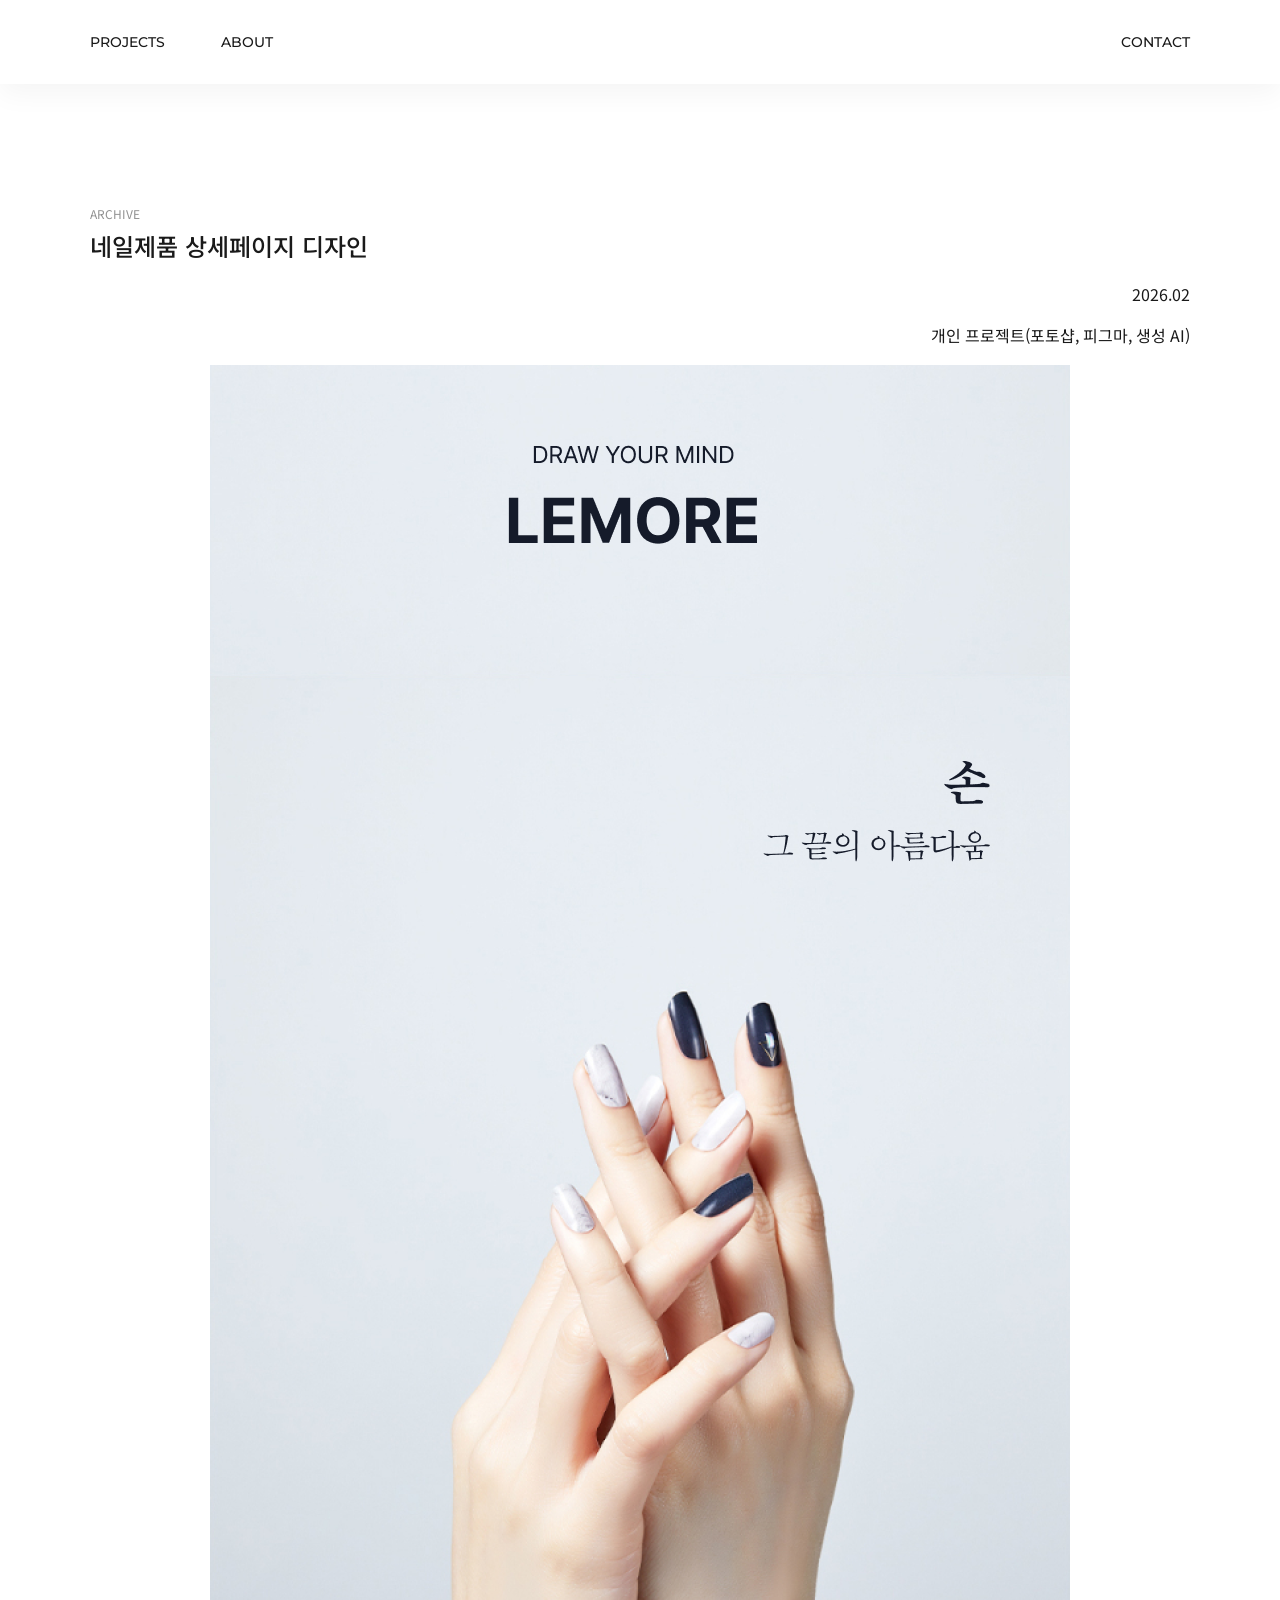
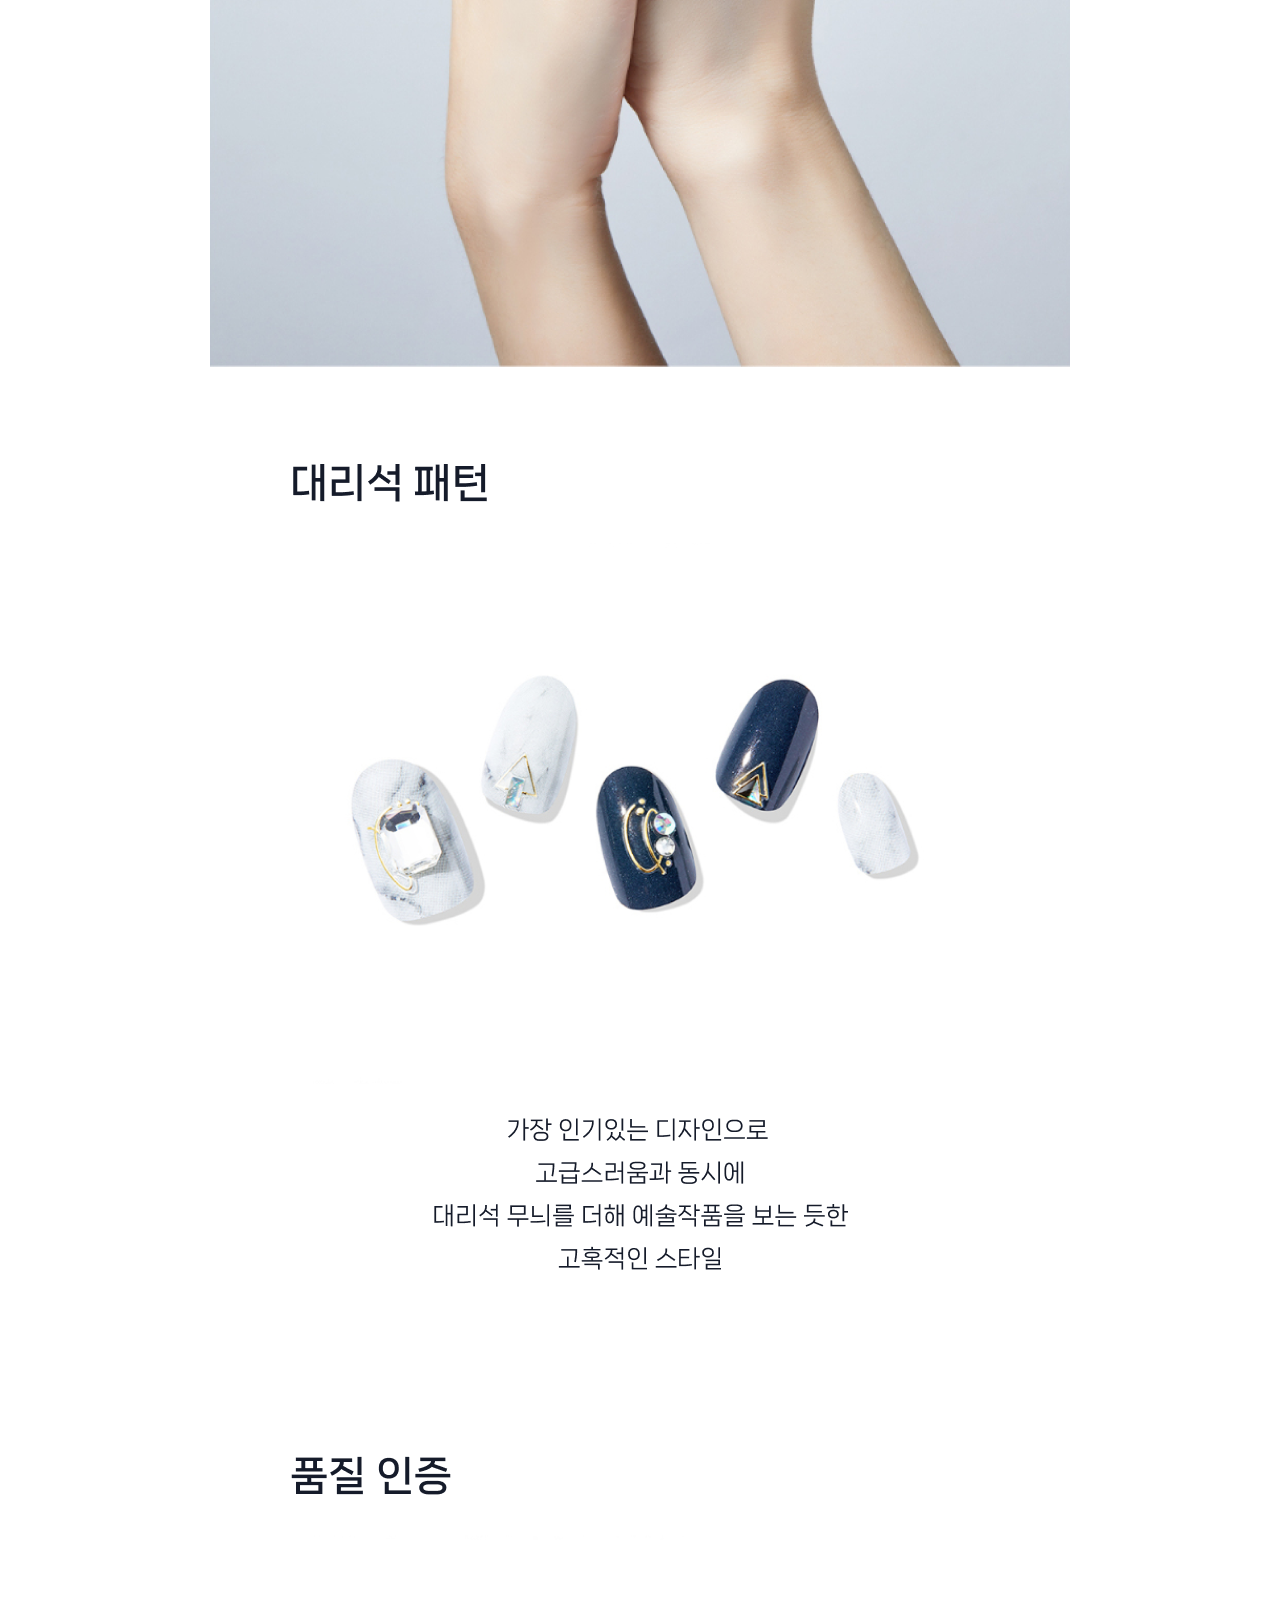
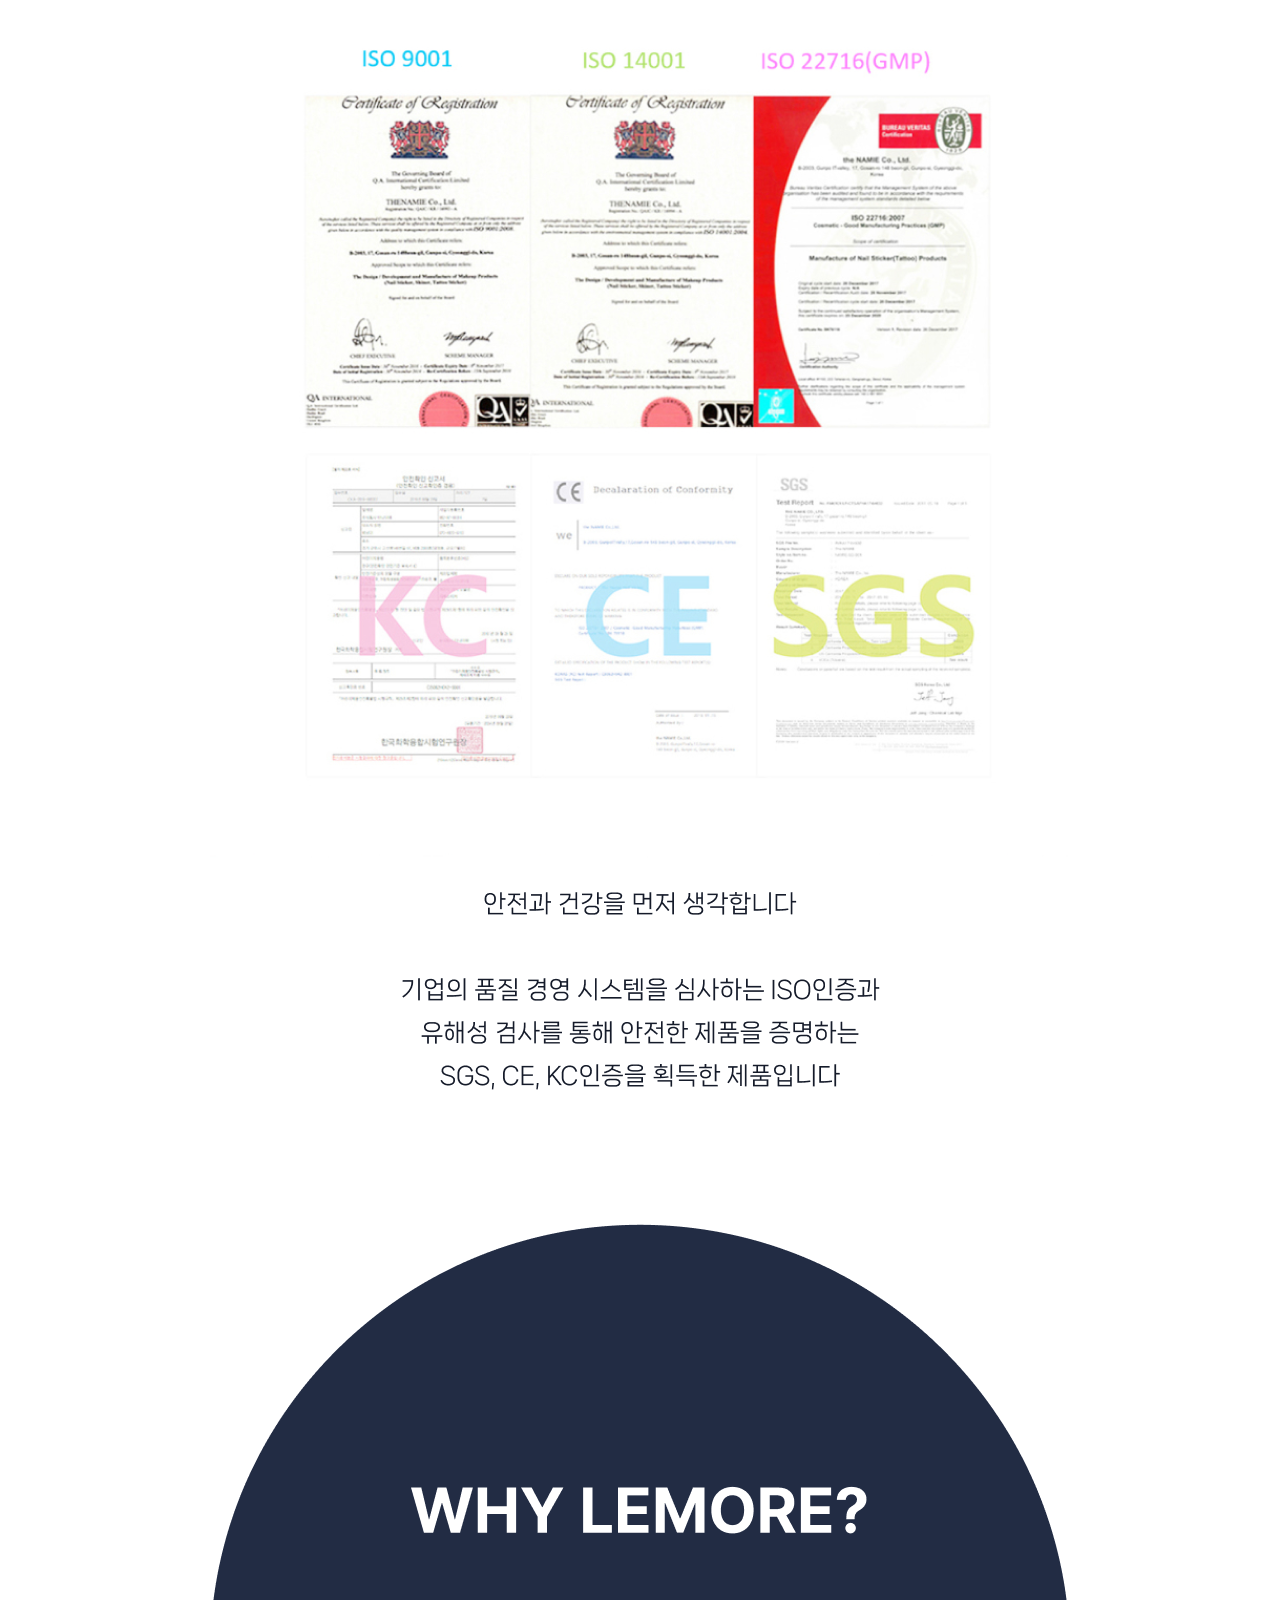
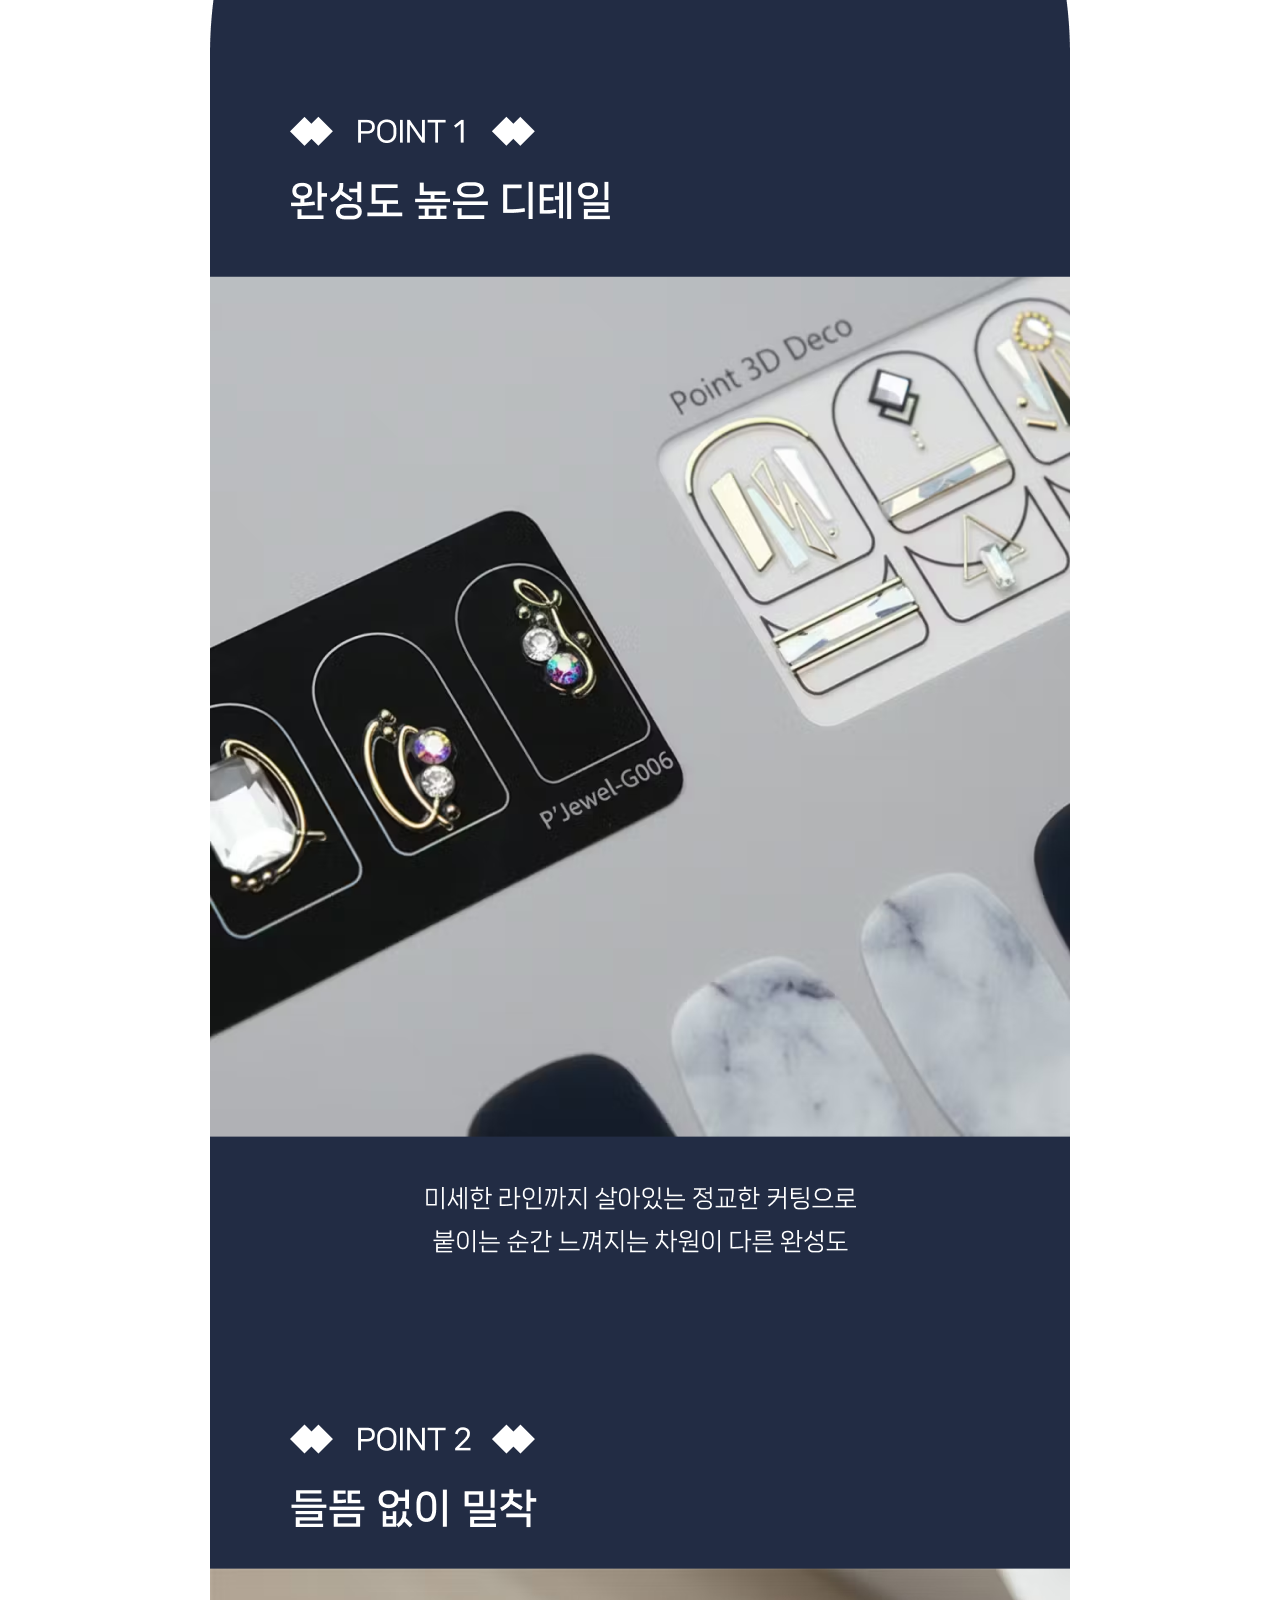
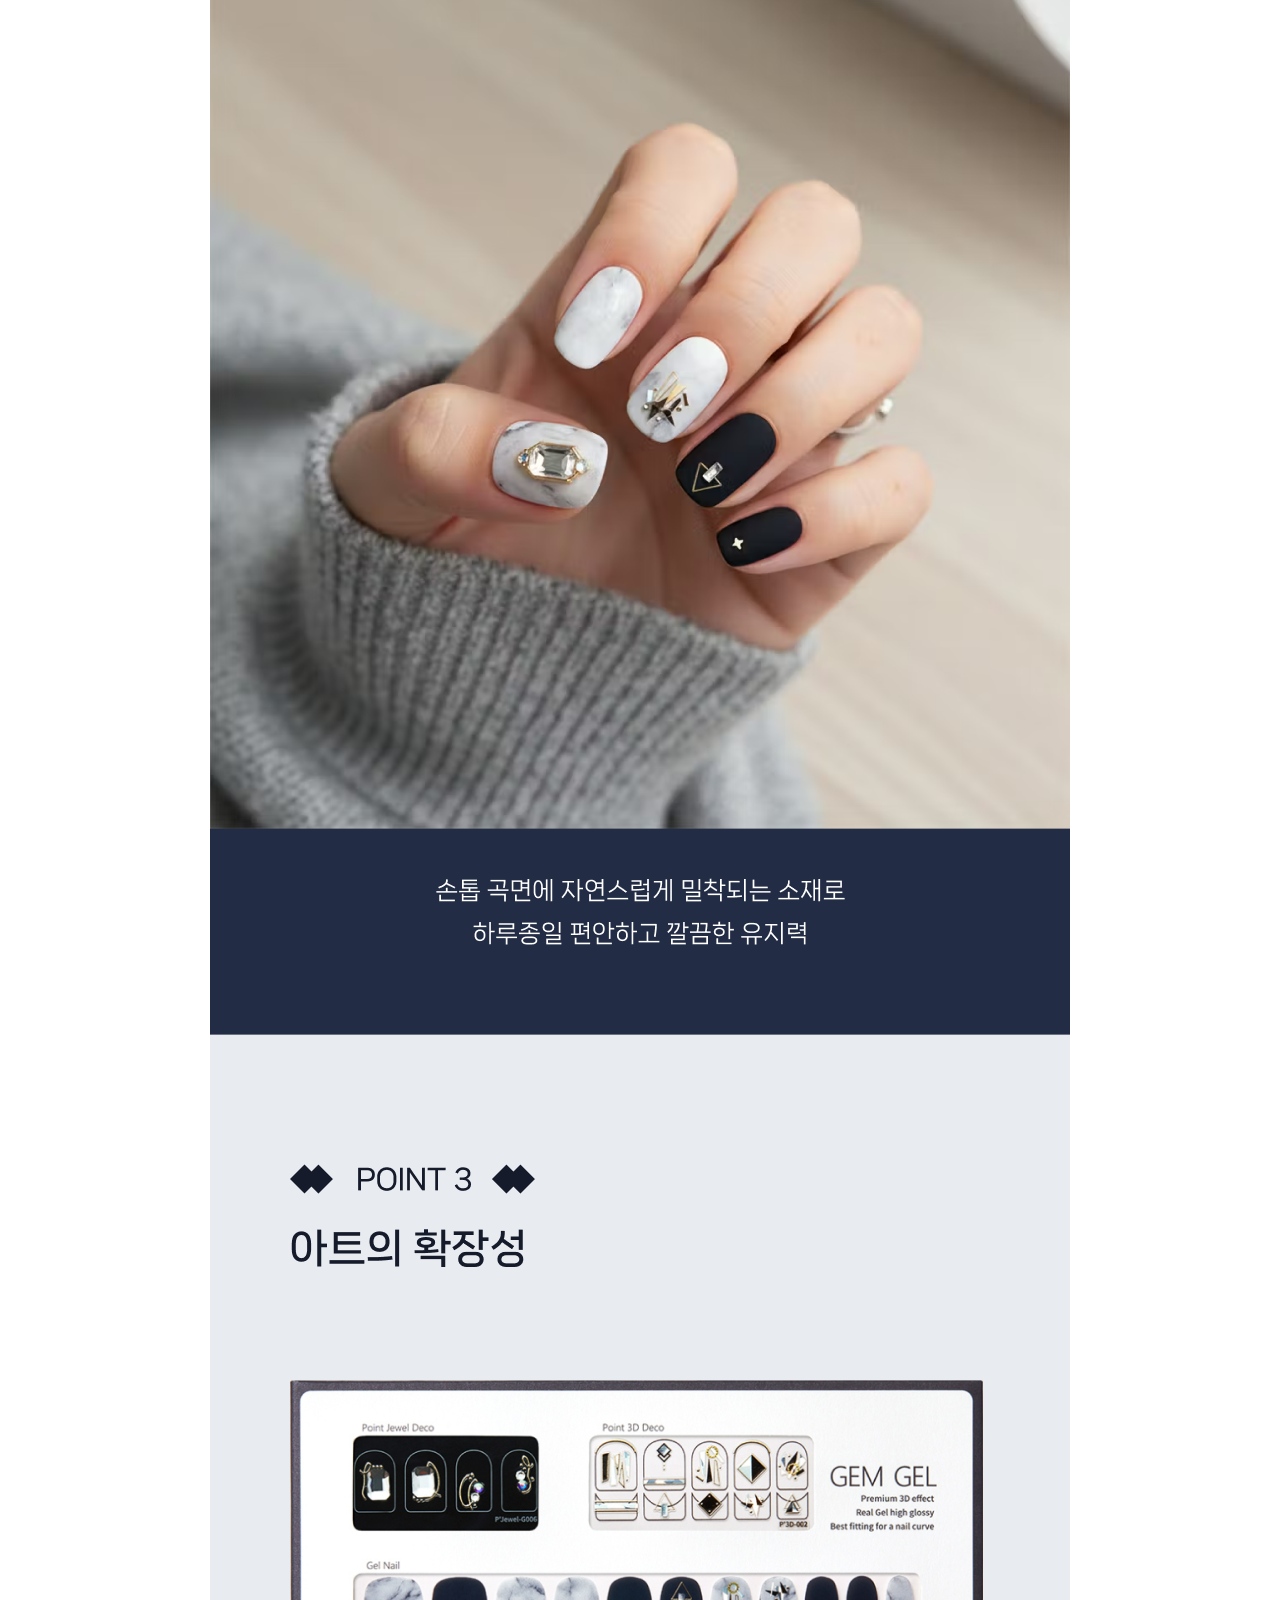
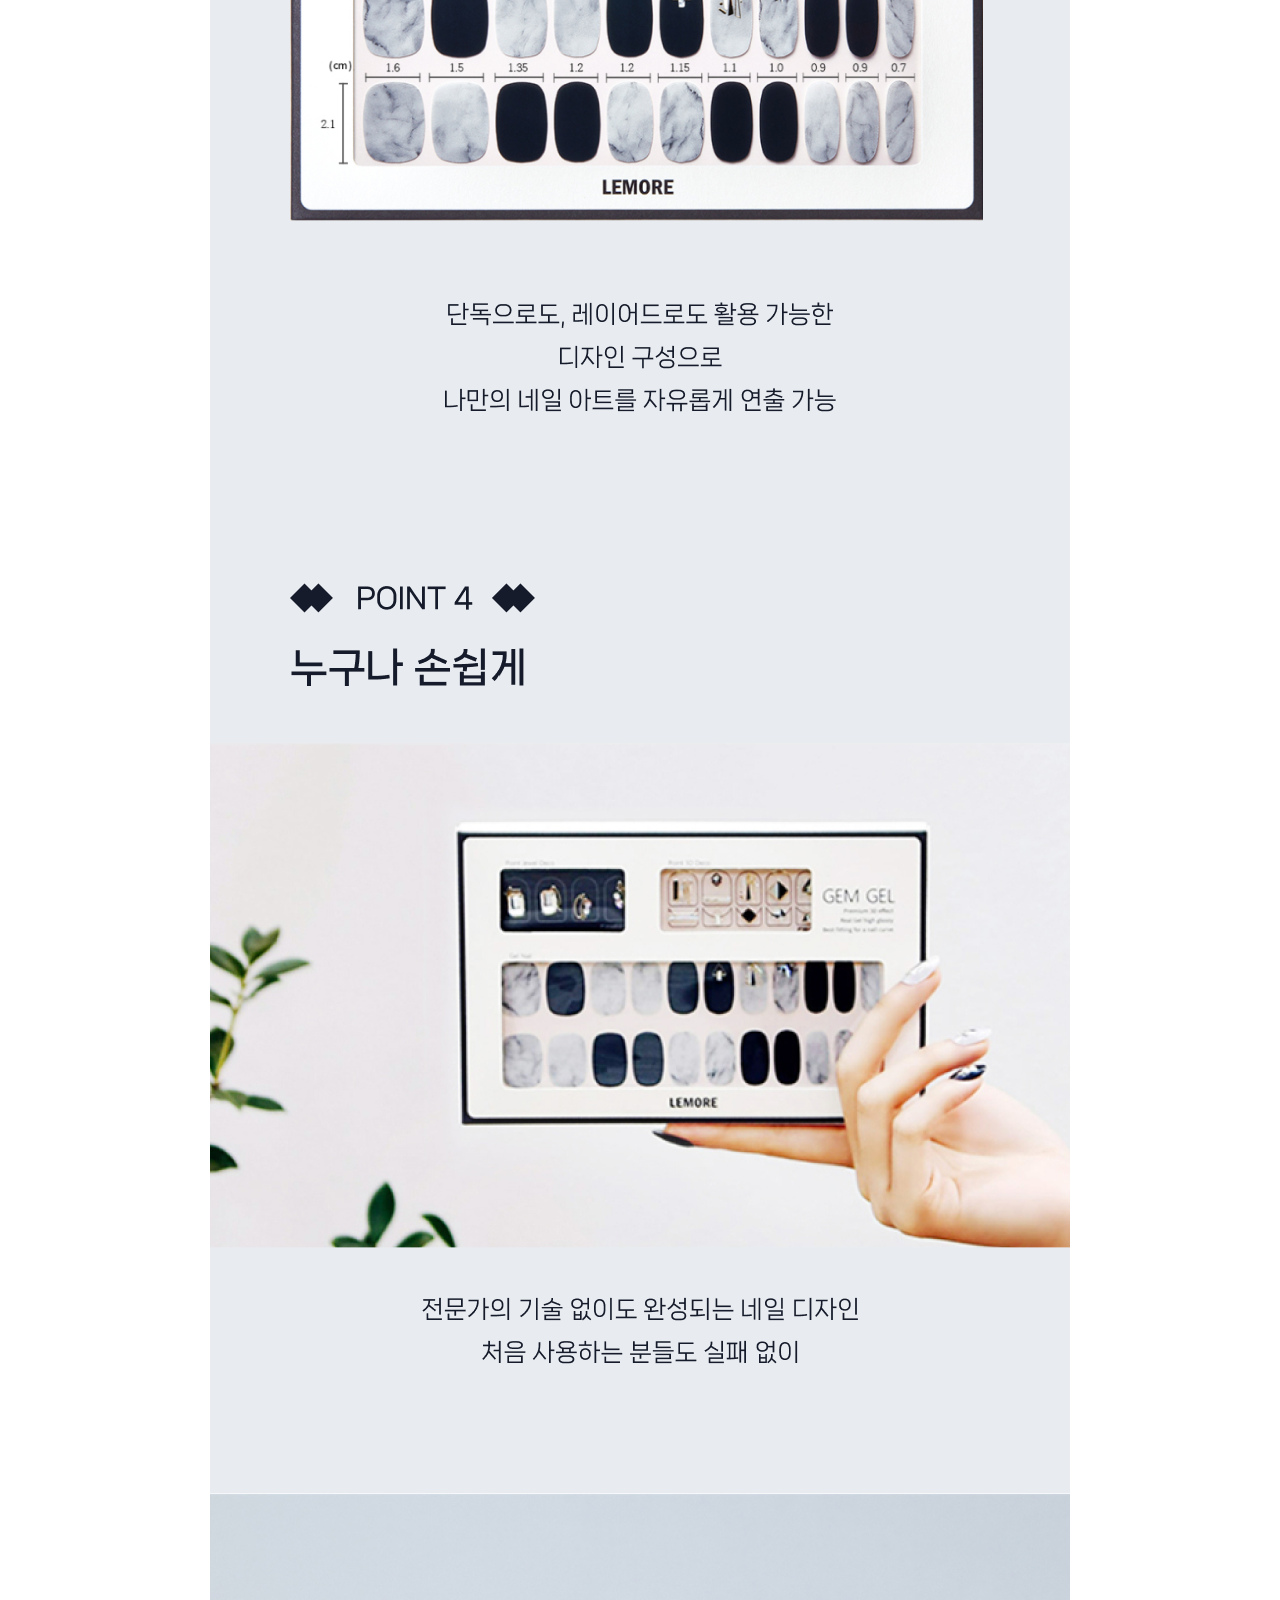
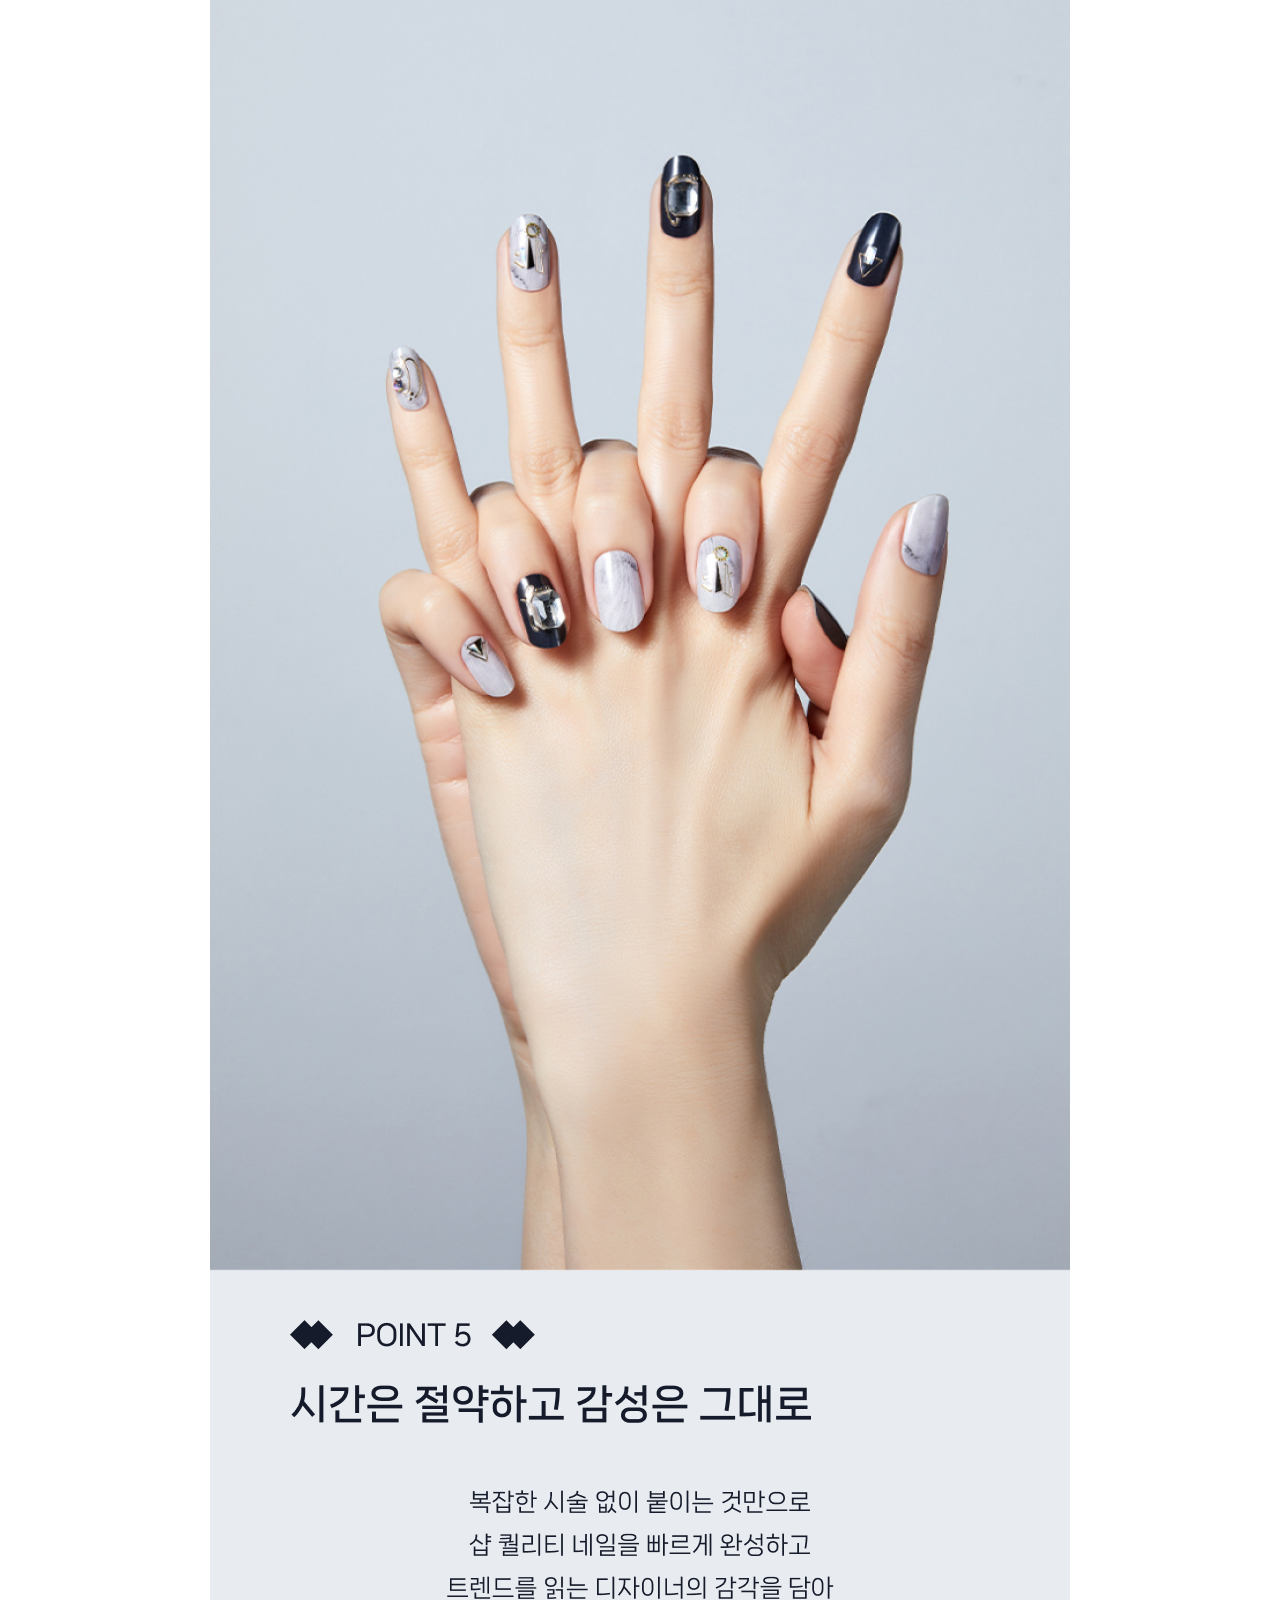
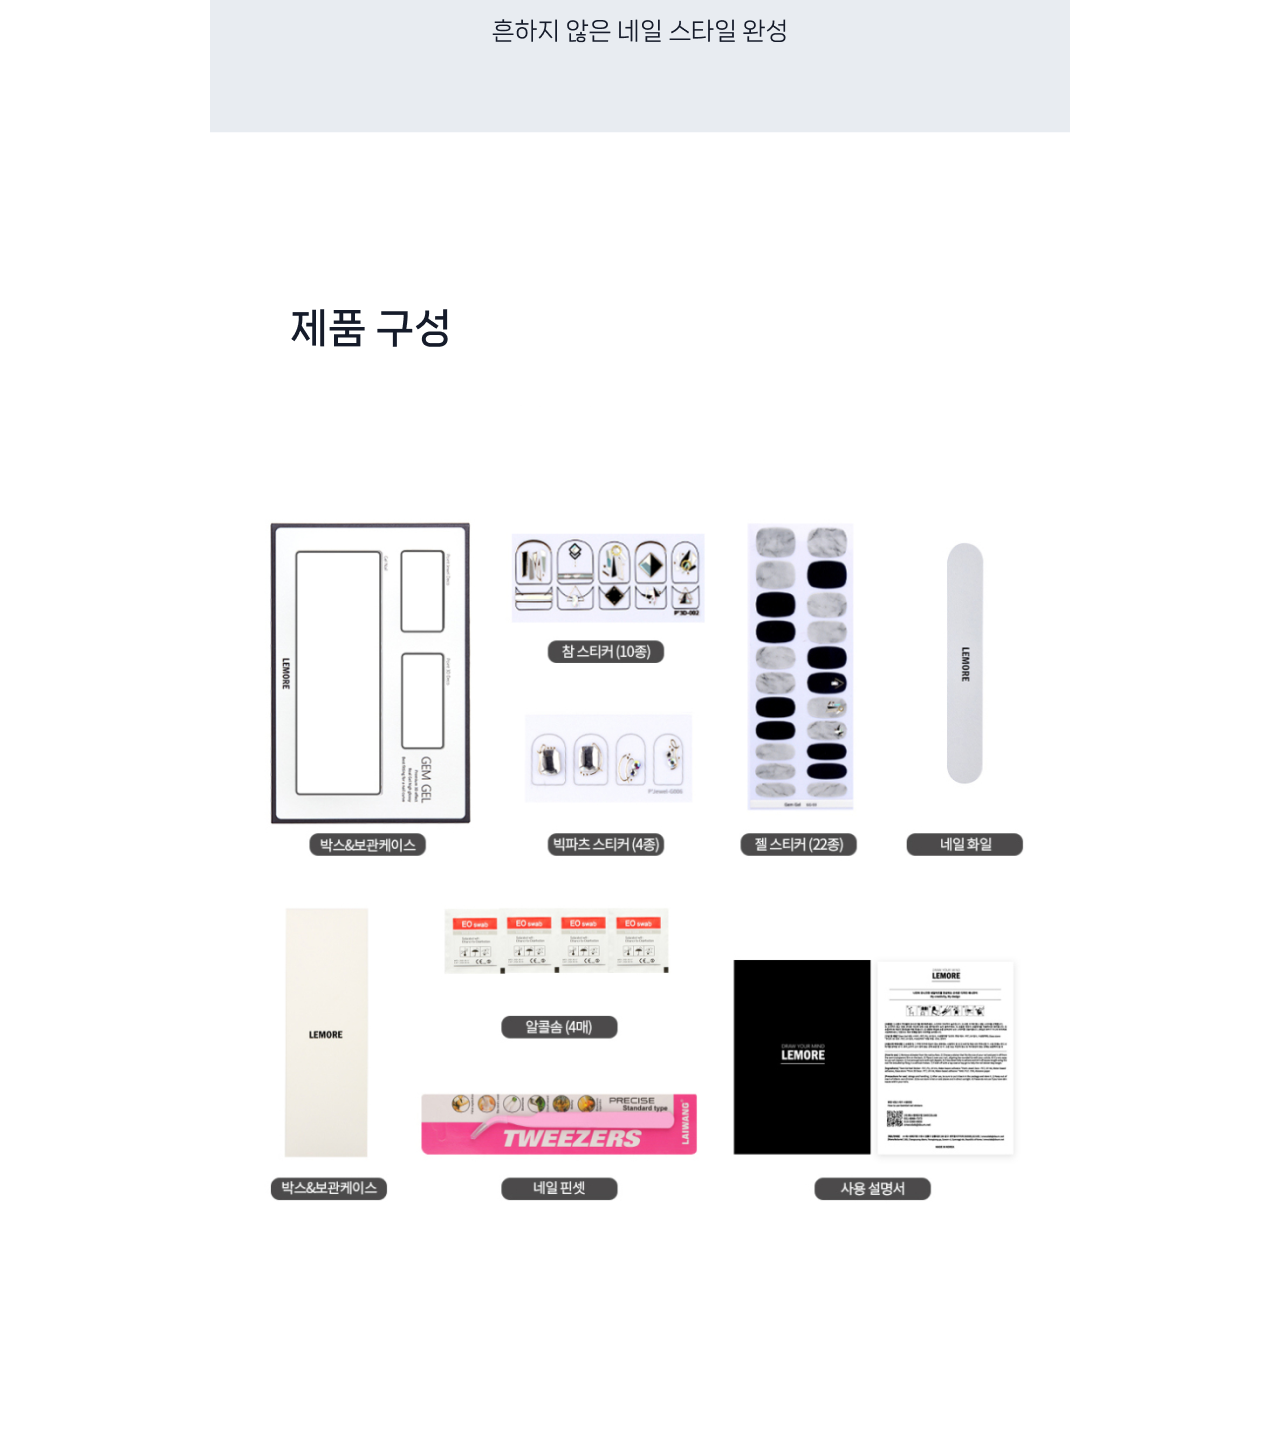
<file: projects/archive-01.html>
<!doctype html>
<html lang="ko">
<head>
  <meta charset="utf-8">
  <meta name="viewport" content="width=device-width, initial-scale=1">
  <title>상세페이지 — ARCHIVE</title>
  <link rel="preconnect" href="https://fonts.googleapis.com">
  <link rel="preconnect" href="https://fonts.gstatic.com" crossorigin>
  <link href="https://fonts.googleapis.com/css2?family=Montserrat:wght@500&family=Noto+Sans+KR:wght@400;500&display=swap" rel="stylesheet">
  <link rel="stylesheet" href="../style.css">
</head>
<body>
  <header class="header">
    <nav class="nav" aria-label="Main navigation">
      <div class="nav-left">
        <a href="../index.html#work">PROJECTS</a>
        <a href="../index.html#about">ABOUT</a>
      </div>
      <a href="../index.html#contact">CONTACT</a>
    </nav>
  </header>

  <main class="pd">
    <!-- 상단 정보 -->
    <header class="pd-head">
      <p class="pd-cat">ARCHIVE</p>
      <h1 class="pd-title">네일제품 상세페이지 디자인</h1>
      
      <div class="pd-info">
        <p>2026.02</p>
        <p>개인 프로젝트(포토샵, 피그마, 생성 AI)</p>
      </div>
    </header>

  
    <div class="pd-stack">
  <figure class="pd-img w-860"><img src="../images/projects/archive-01/1_1x.webp" alt=""></figure>
  <figure class="pd-img w-860"><img src="../images/projects/archive-01/2_1x.webp" alt=""></figure>
  <figure class="pd-img w-860"><img src="../images/projects/archive-01/3_1x.webp" alt=""></figure>
  <figure class="pd-img w-860"><img src="../images/projects/archive-01/4_1x.webp" alt=""></figure>
  <figure class="pd-img w-860"><img src="../images/projects/archive-01/5_1x.webp" alt=""></figure>
</div>


  </main>
</body>
</html>
</file>
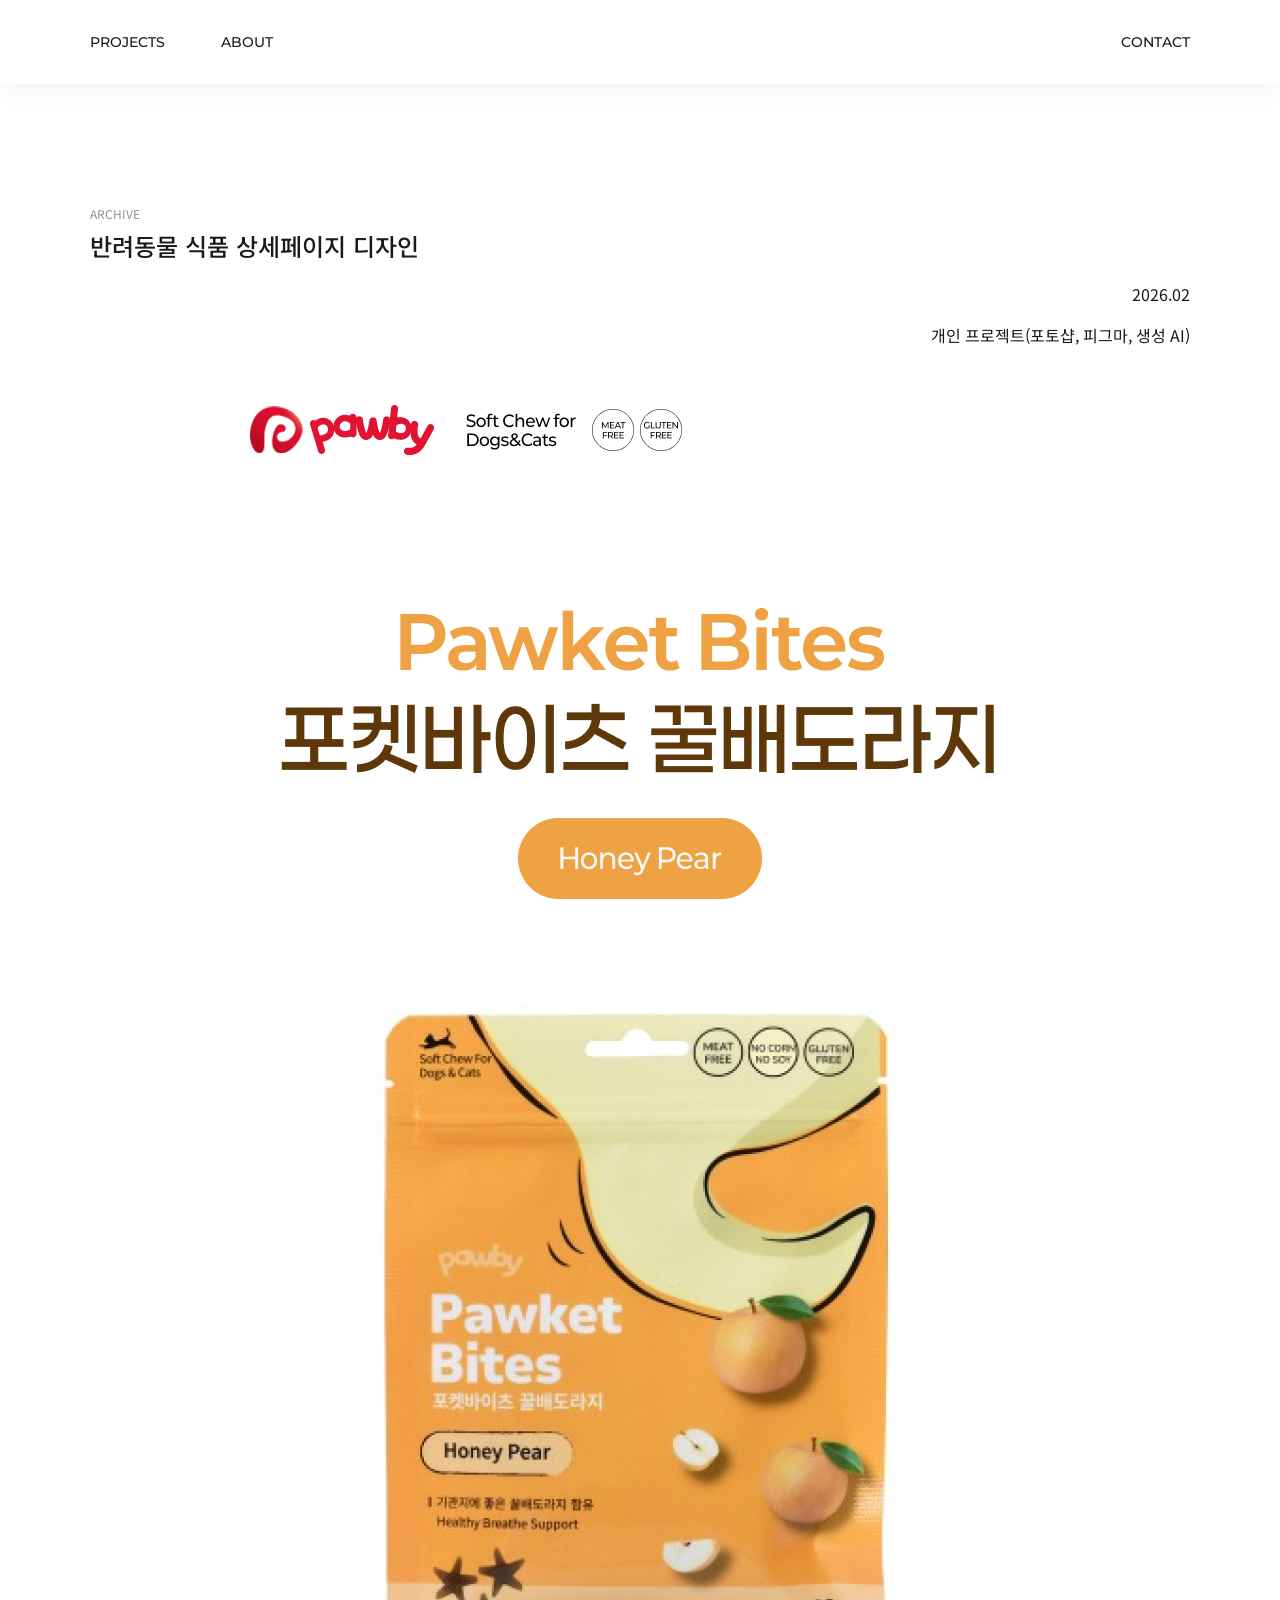
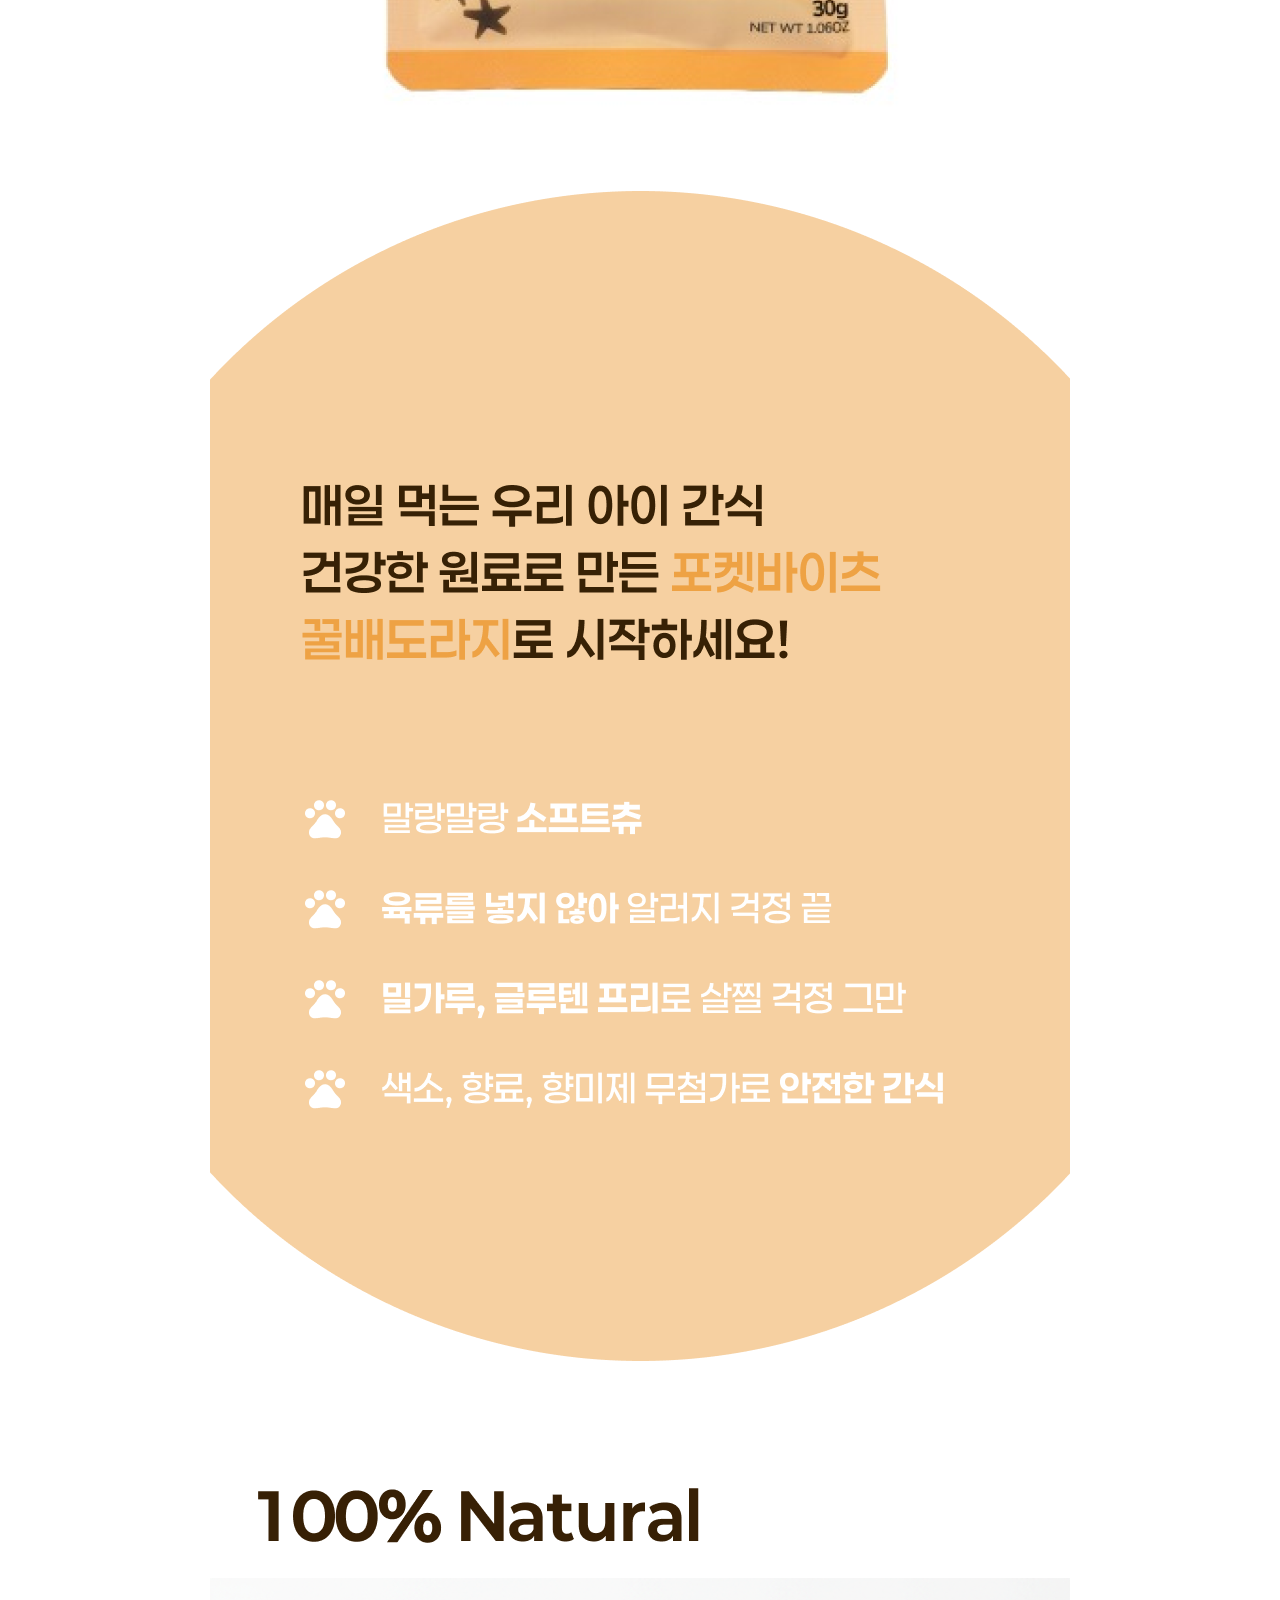
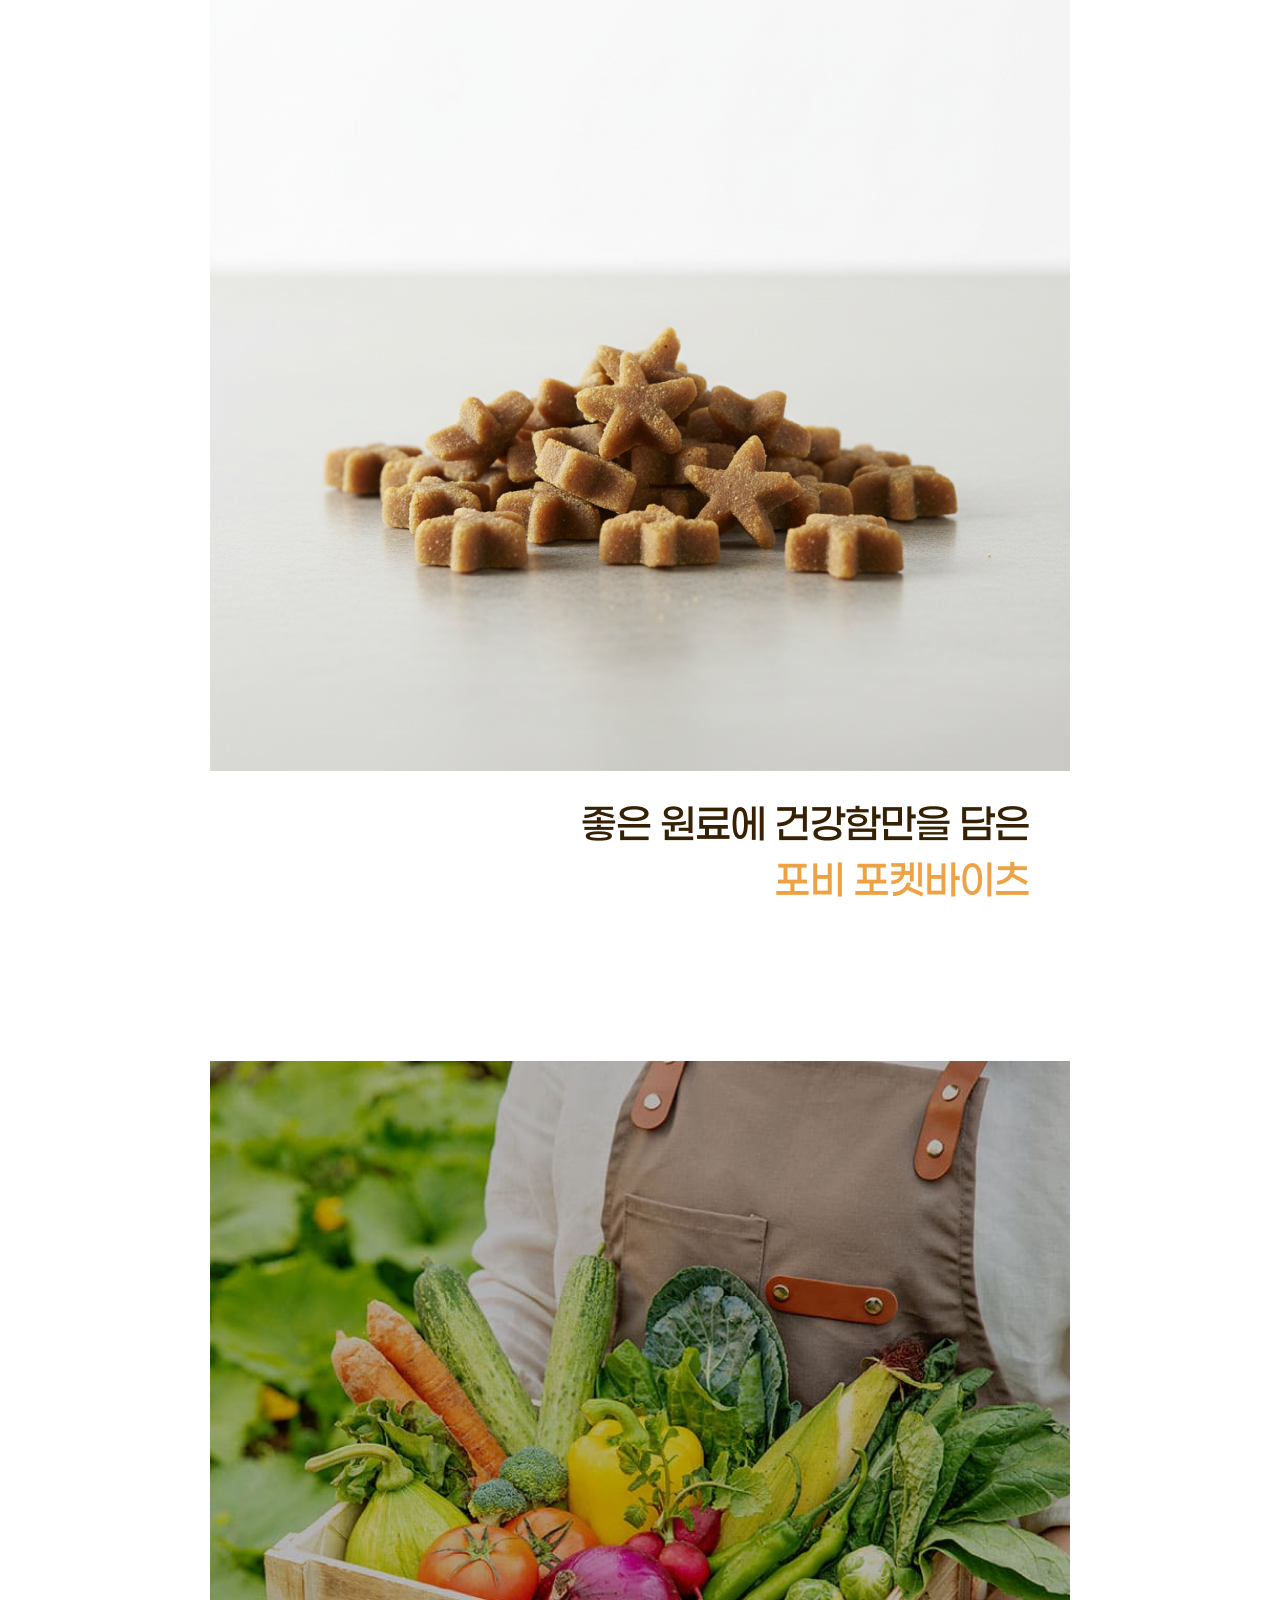
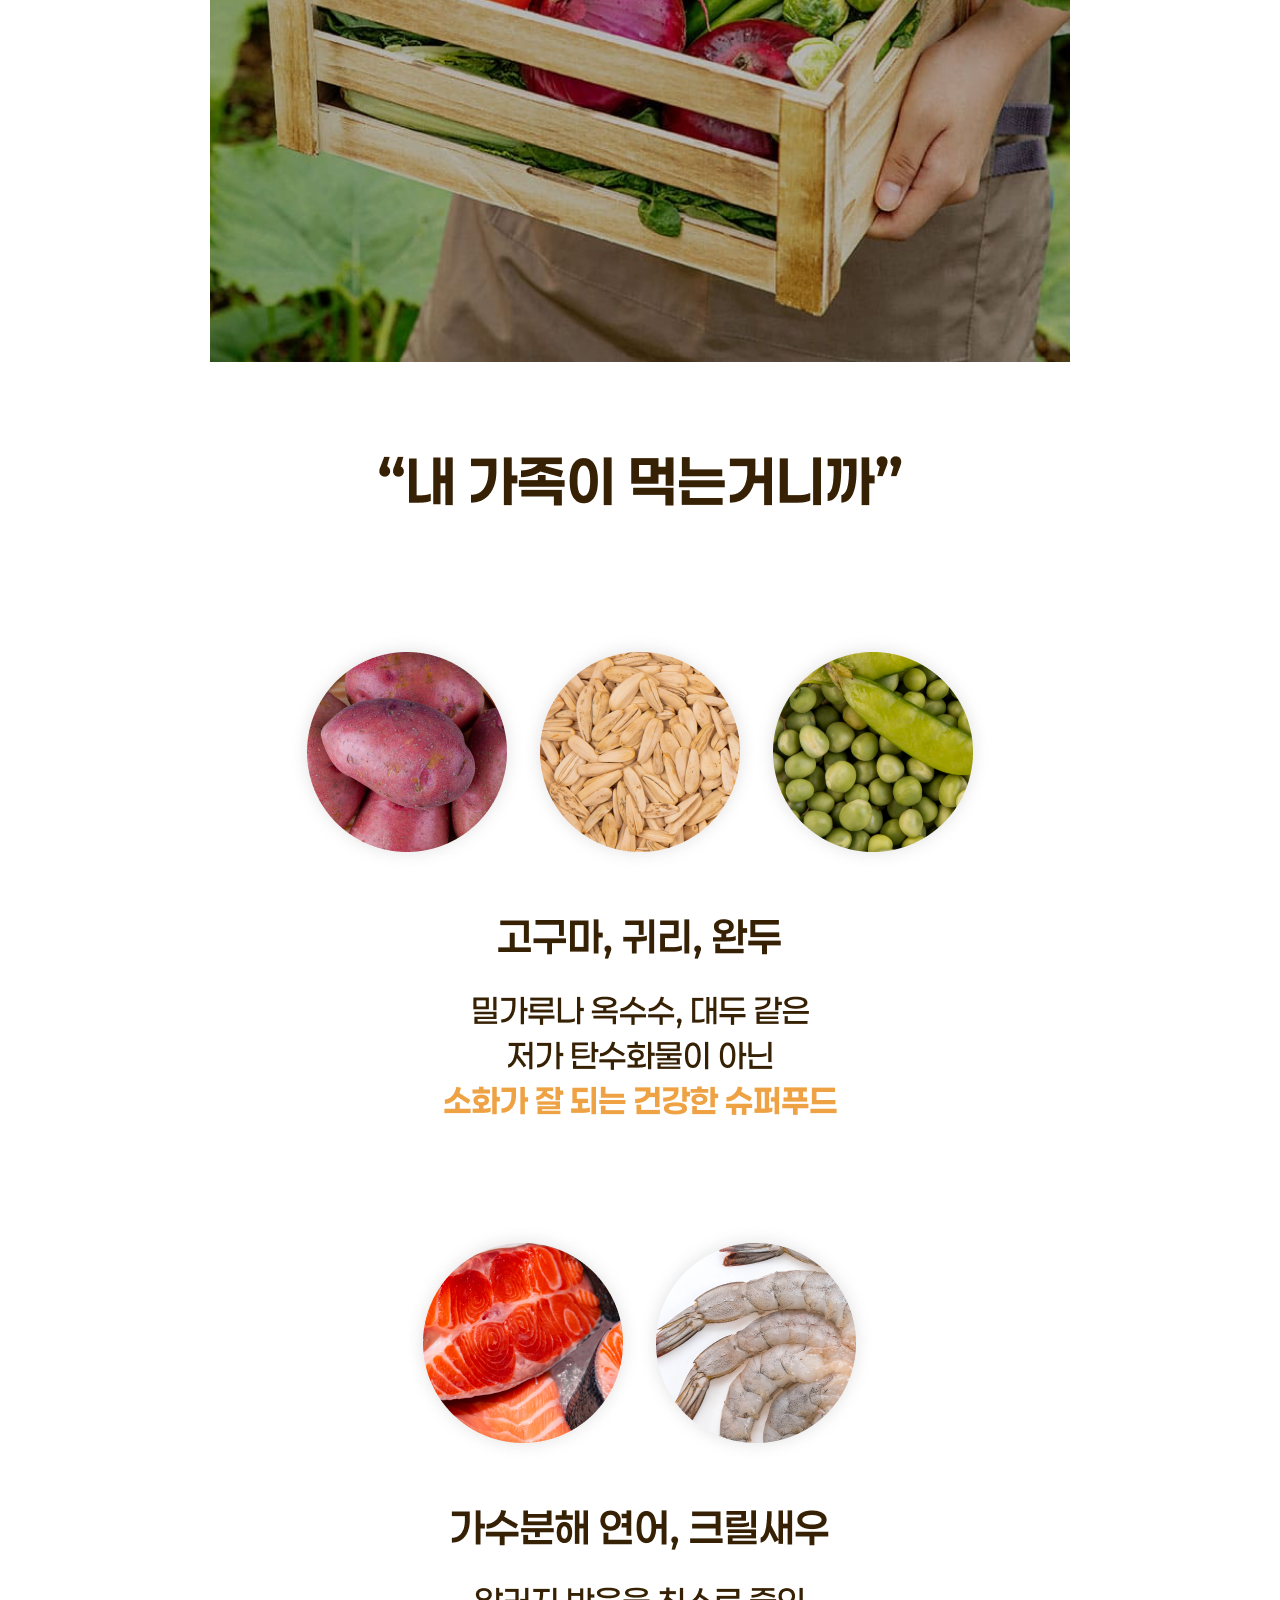
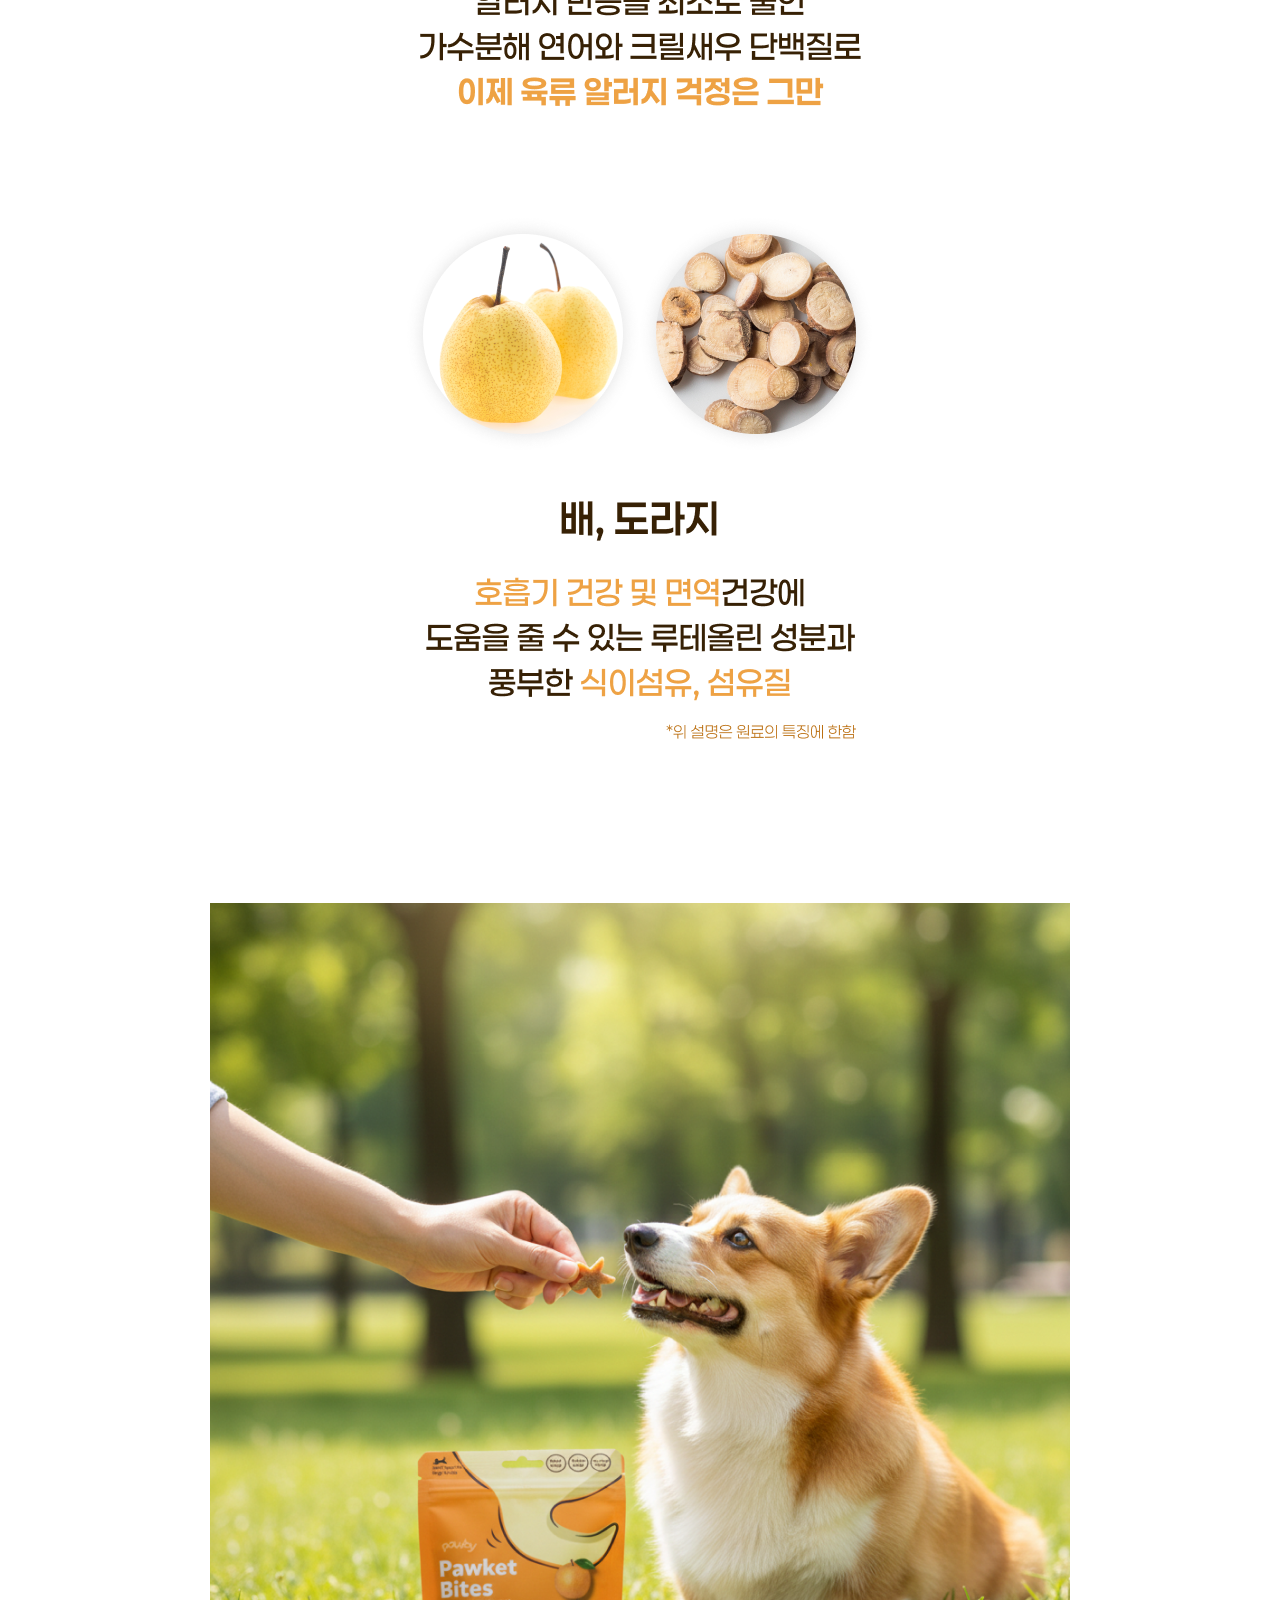
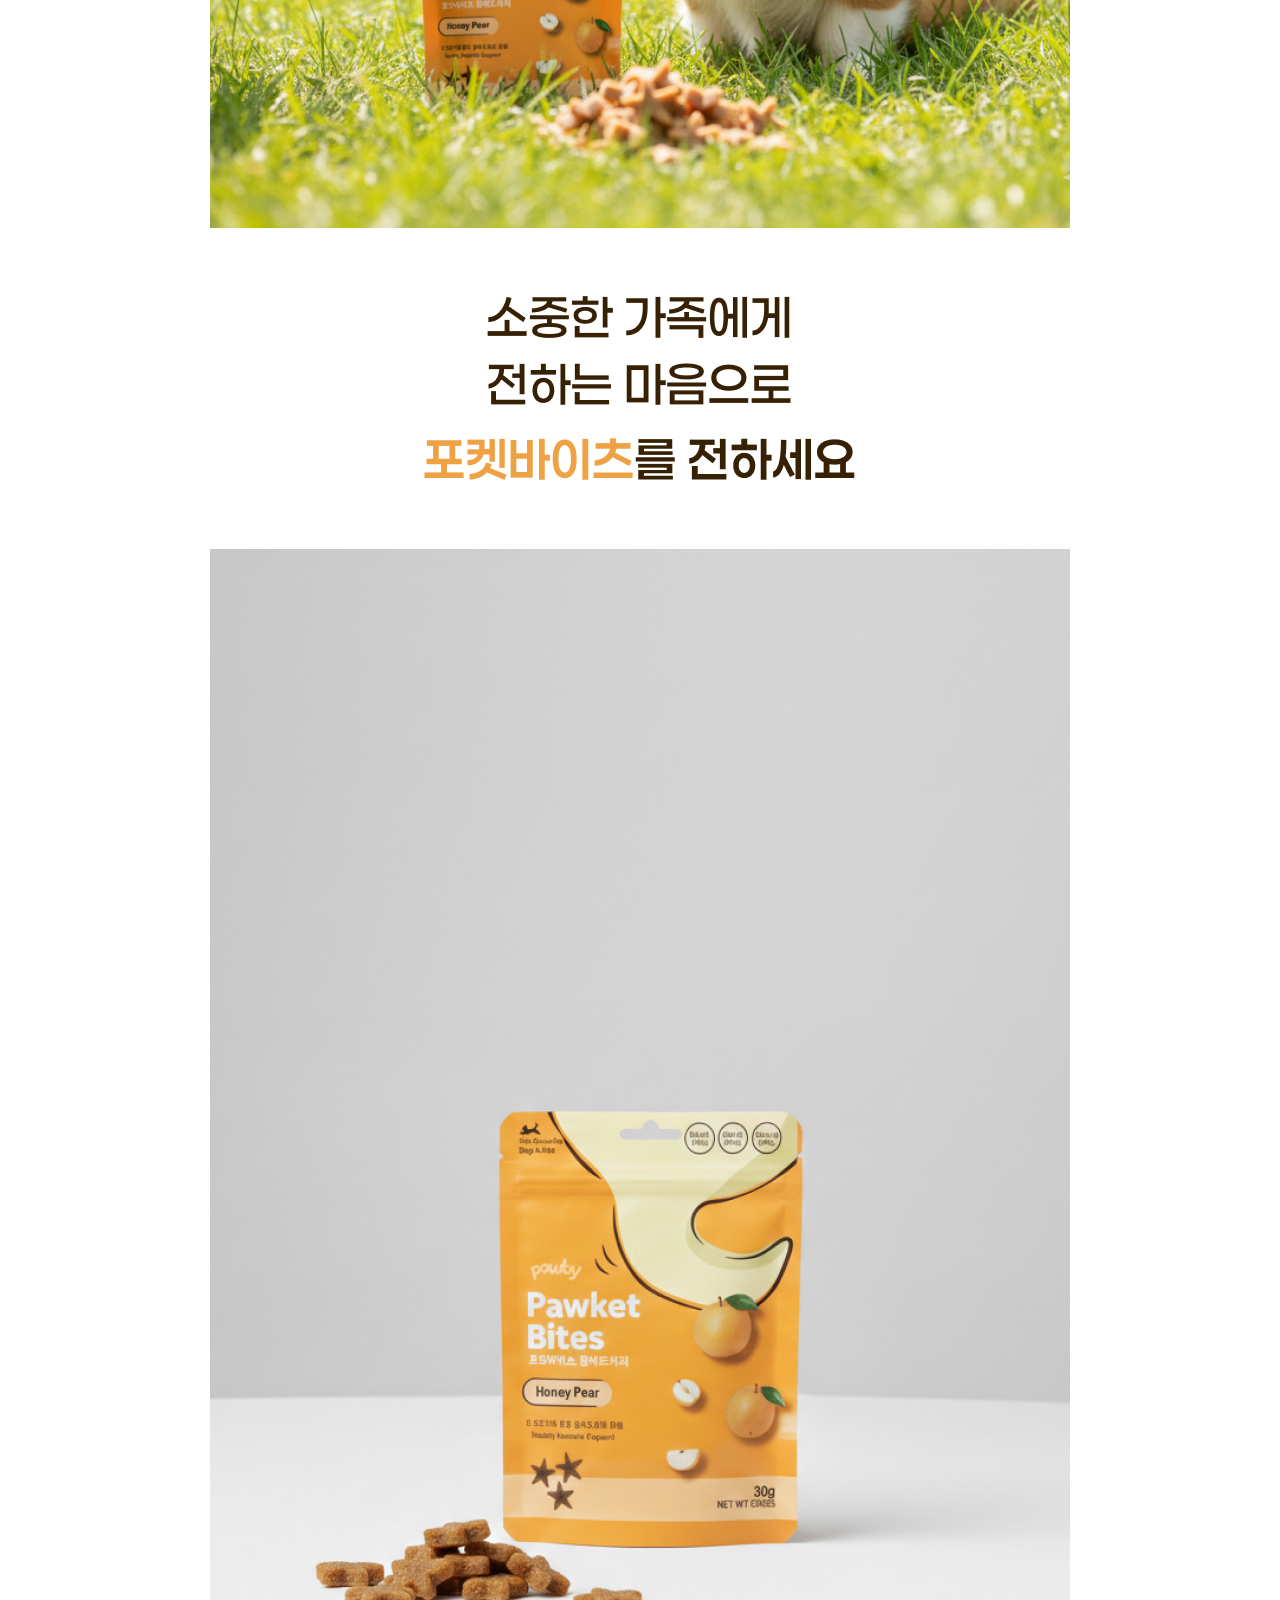
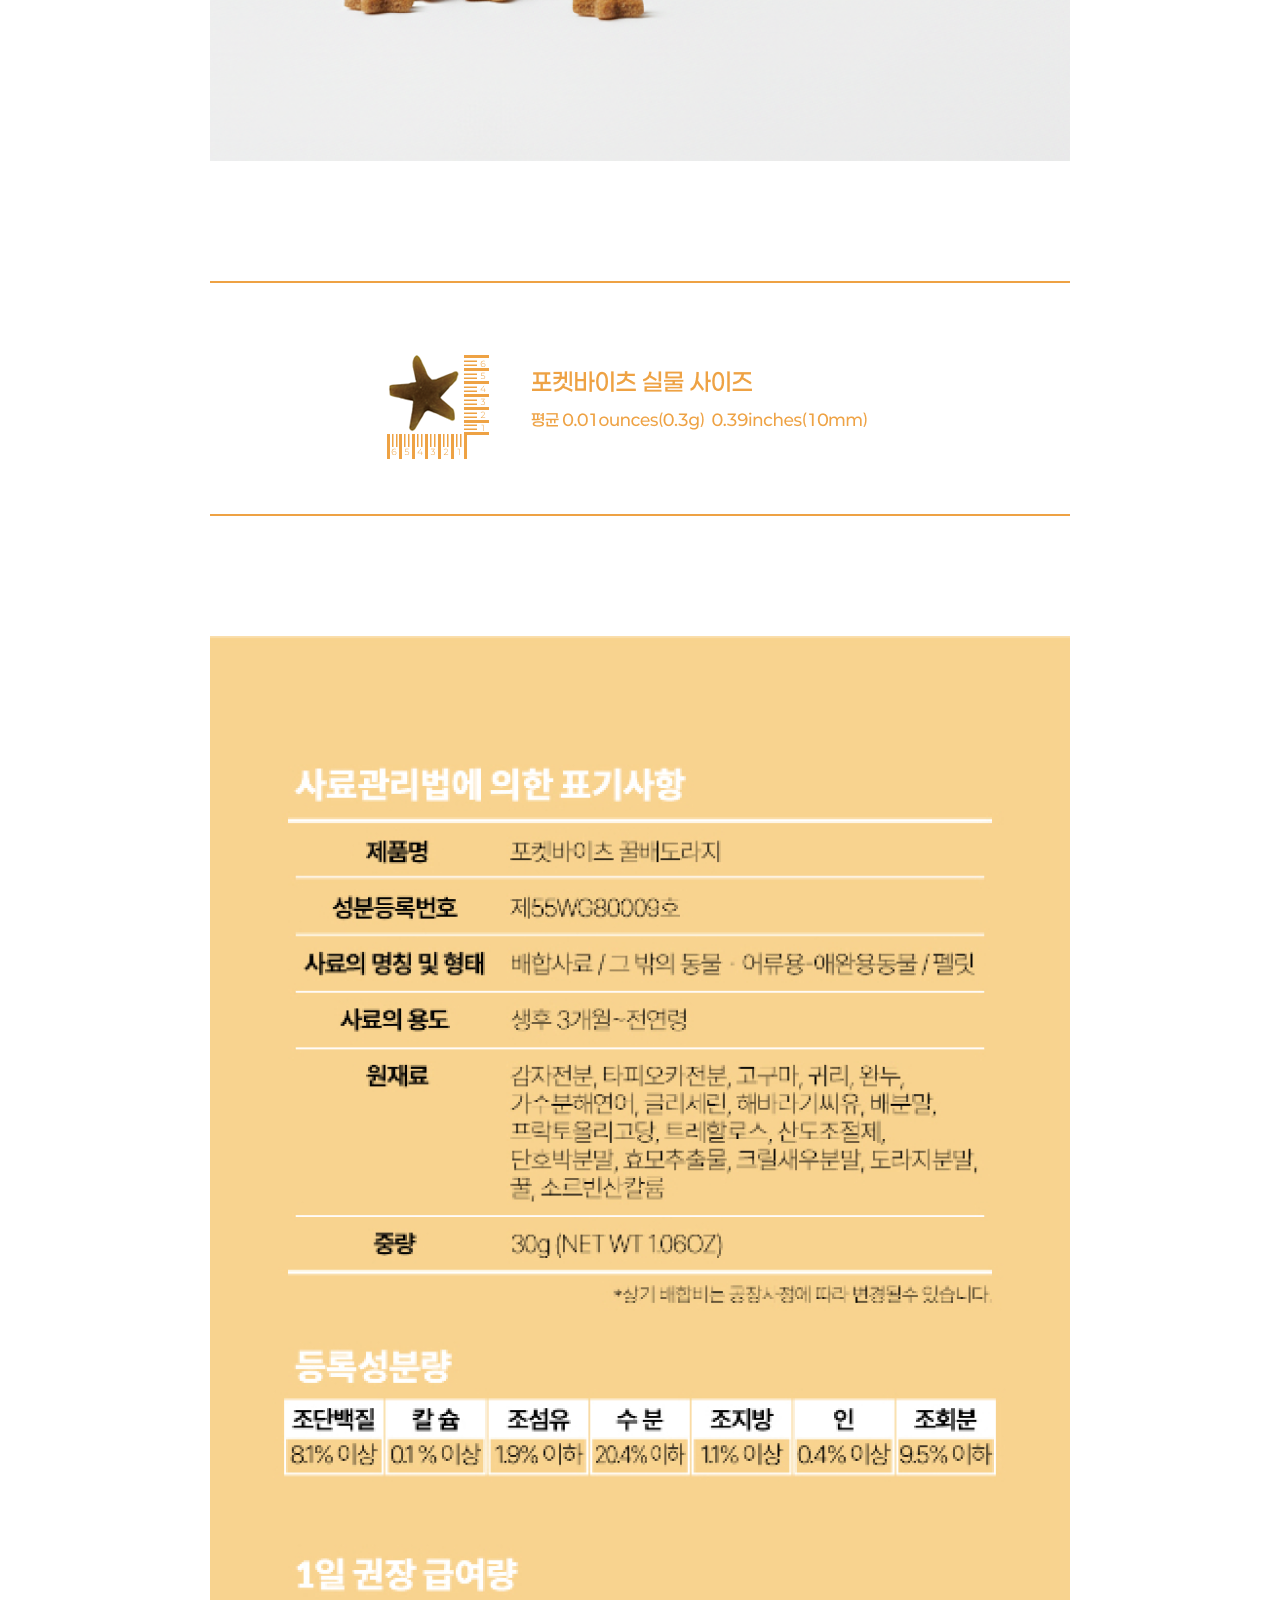
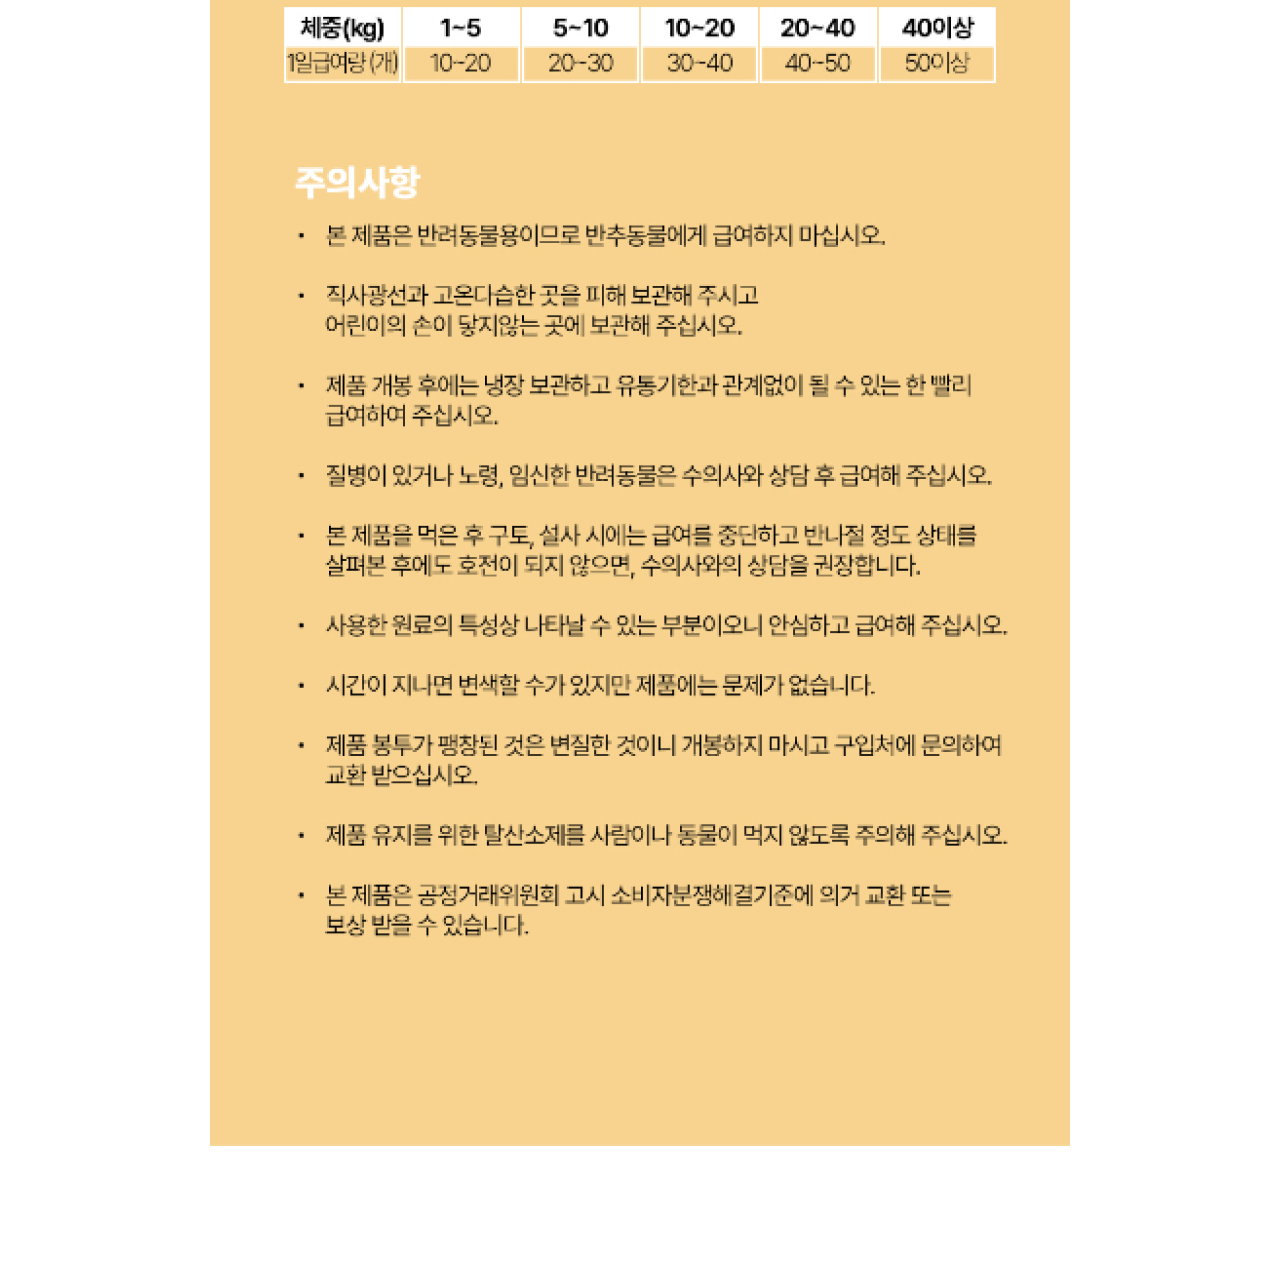
<file: projects/archive-02.html>
<!doctype html>
<html lang="ko">
<head>
  <meta charset="utf-8">
  <meta name="viewport" content="width=device-width, initial-scale=1">
  <title>상세페이지 — ARCHIVE</title>
  <link rel="preconnect" href="https://fonts.googleapis.com">
  <link rel="preconnect" href="https://fonts.gstatic.com" crossorigin>
  <link href="https://fonts.googleapis.com/css2?family=Montserrat:wght@500&family=Noto+Sans+KR:wght@400;500&display=swap" rel="stylesheet">
  <link rel="stylesheet" href="../style.css">
</head>
<body>
  <header class="header">
    <nav class="nav" aria-label="Main navigation">
      <div class="nav-left">
        <a href="../index.html#work">PROJECTS</a>
        <a href="../index.html#about">ABOUT</a>
      </div>
      <a href="../index.html#contact">CONTACT</a>
    </nav>
  </header>

  <main class="pd">
    <!-- 상단 정보 -->
    <header class="pd-head">
      <p class="pd-cat">ARCHIVE</p>
      <h1 class="pd-title">반려동물 식품 상세페이지 디자인</h1>
      
      <div class="pd-info">
        <p>2026.02</p>
        <p>개인 프로젝트(포토샵, 피그마, 생성 AI)</p>
      </div>
    </header>

  
   <div class="pd-stack">
  <figure class="pd-img w-860"><img src="../images/projects/archive-02/1_1x.webp" alt=""></figure>
  <figure class="pd-img w-860"><img src="../images/projects/archive-02/2_1x.webp" alt=""></figure>
  <figure class="pd-img w-860"><img src="../images/projects/archive-02/3_1x.webp" alt=""></figure>
  <figure class="pd-img w-860"><img src="../images/projects/archive-02/4_1x.webp" alt=""></figure>
  <figure class="pd-img w-860"><img src="../images/projects/archive-02/5_1x.webp" alt=""></figure>
</div>

  </main>
</body>
</html>
</file>
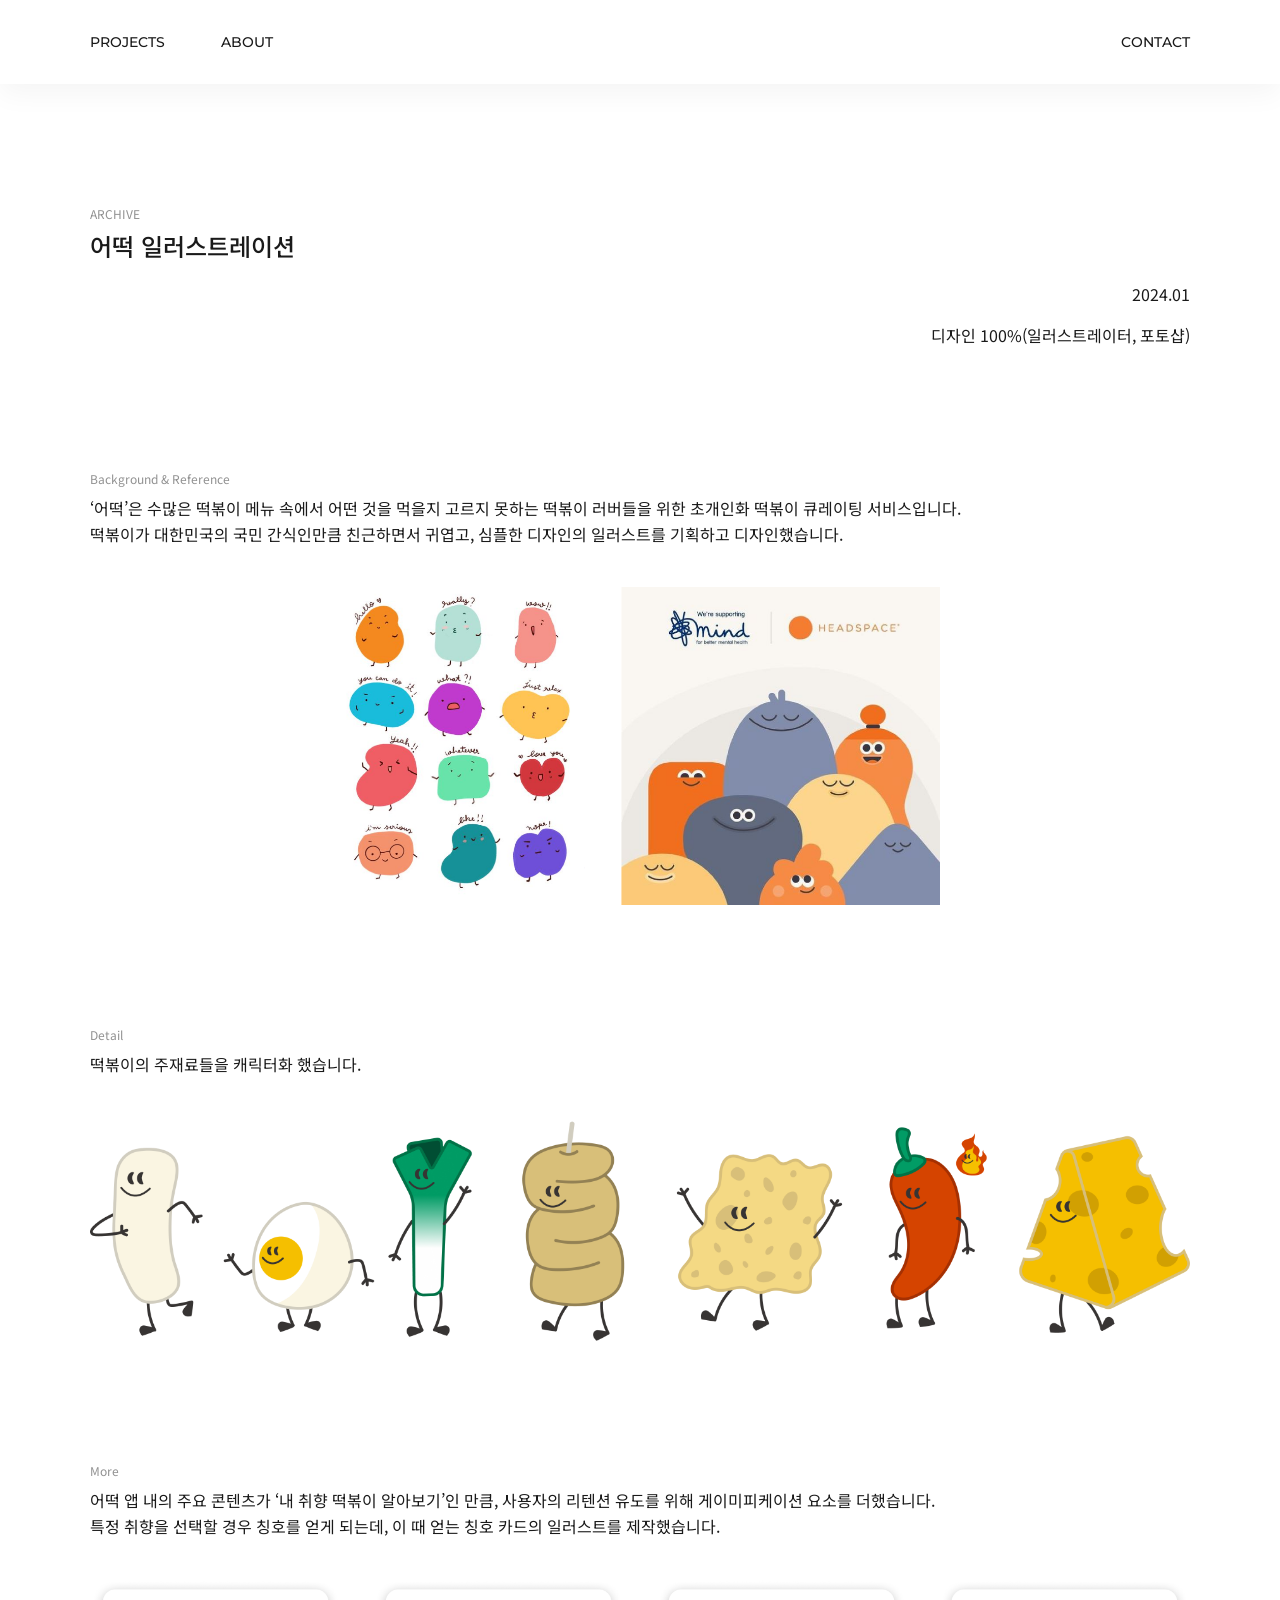
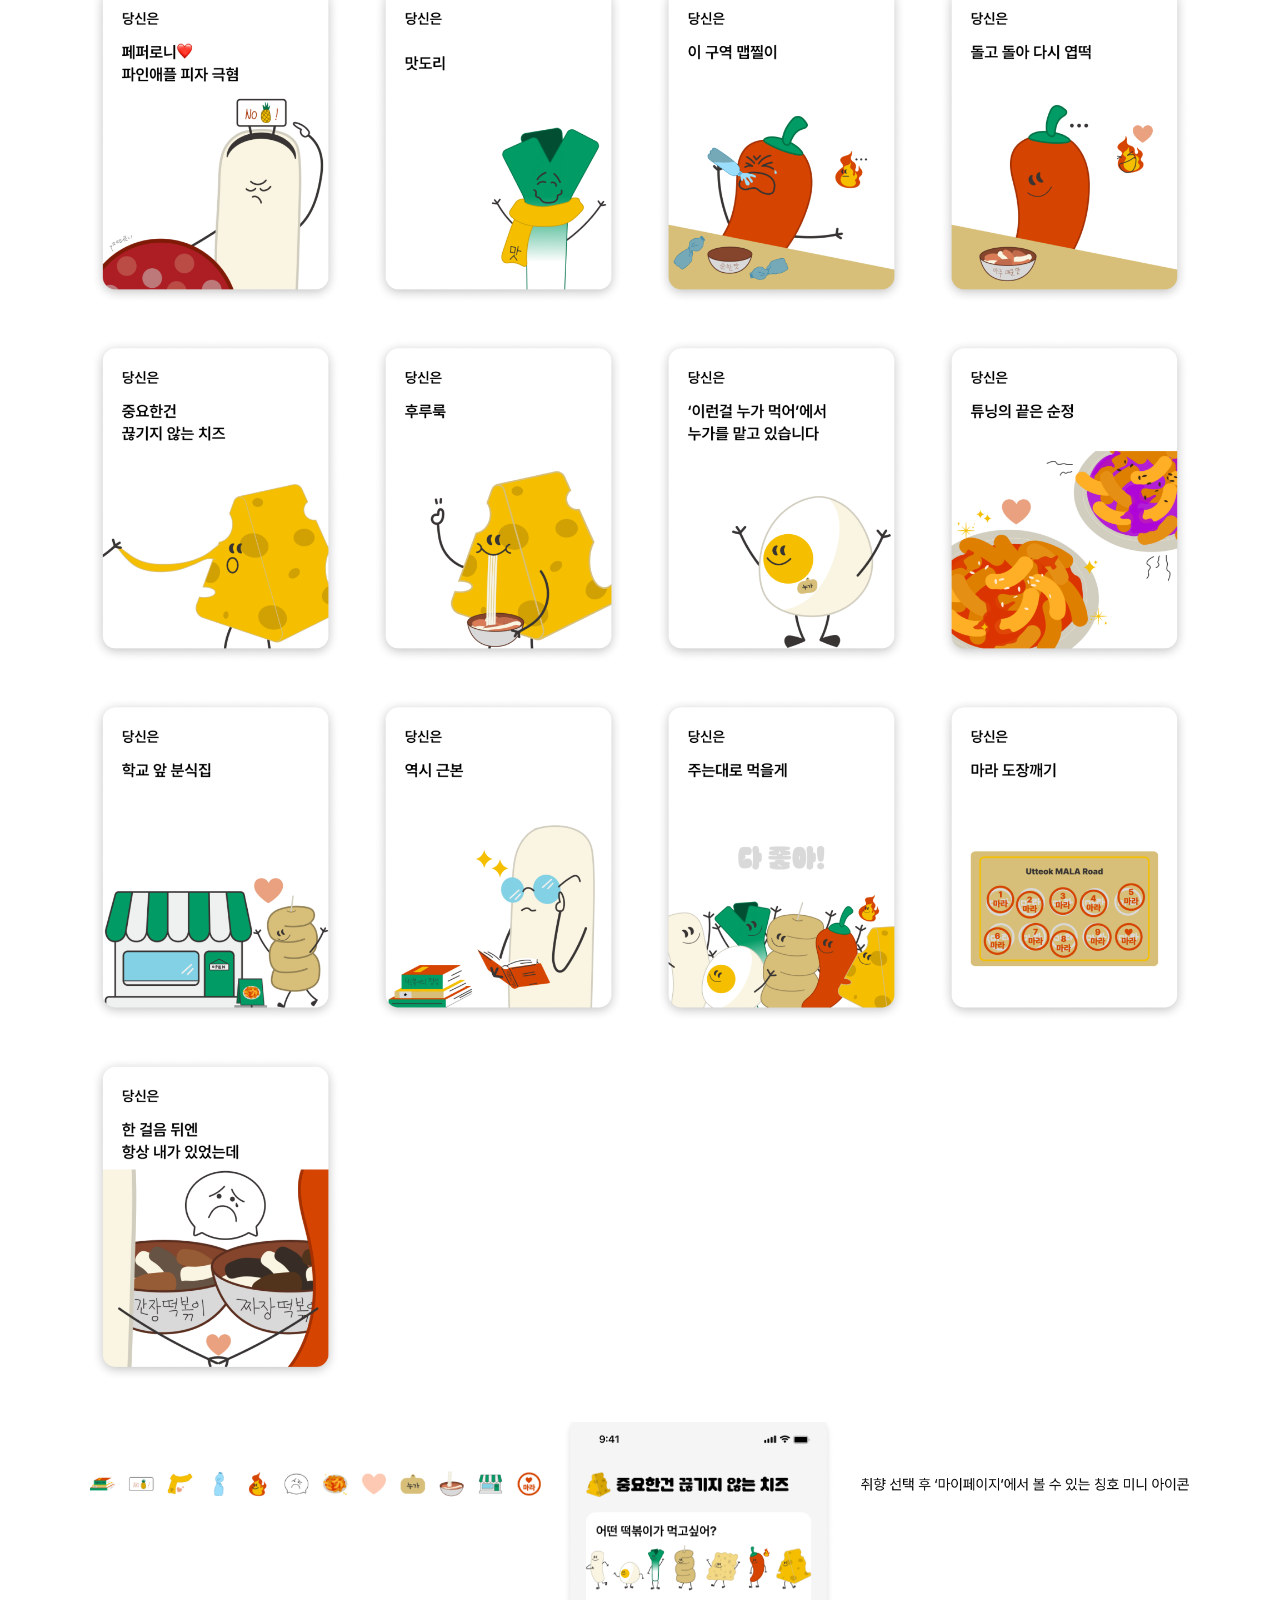
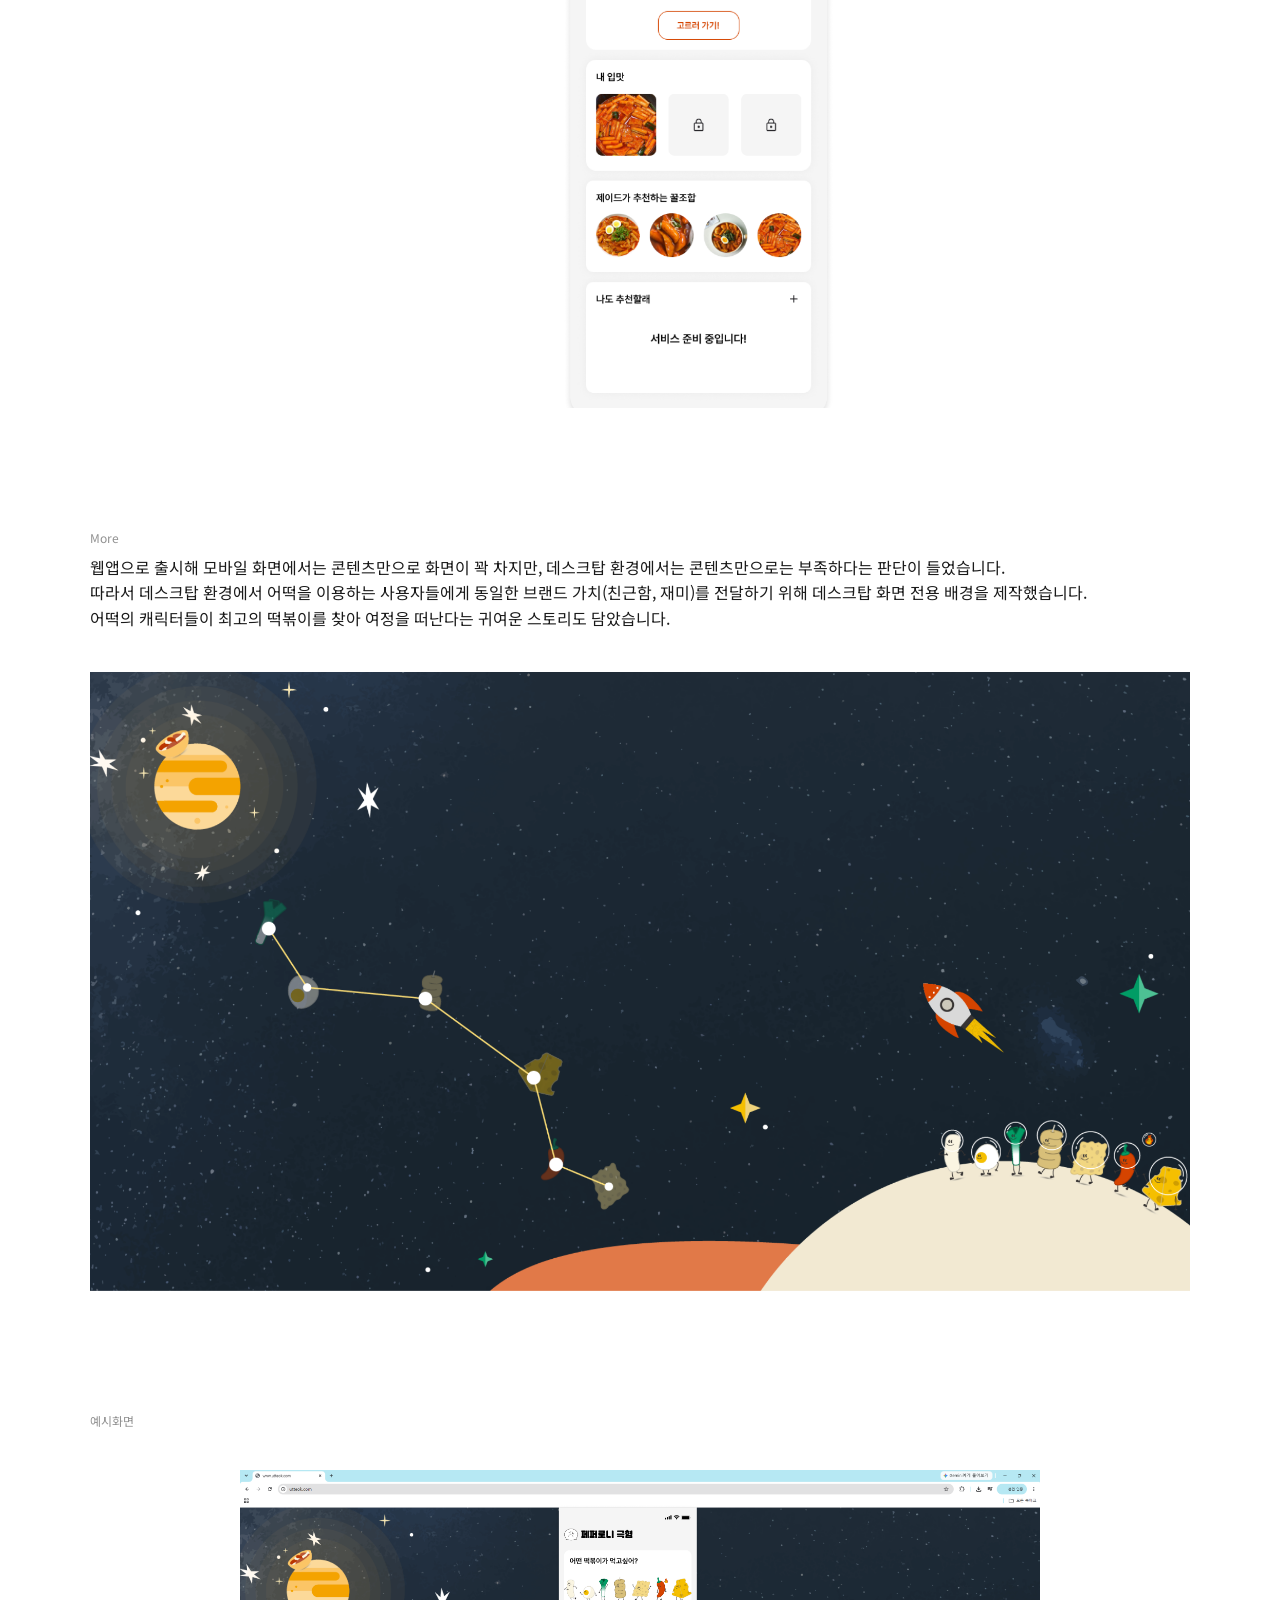
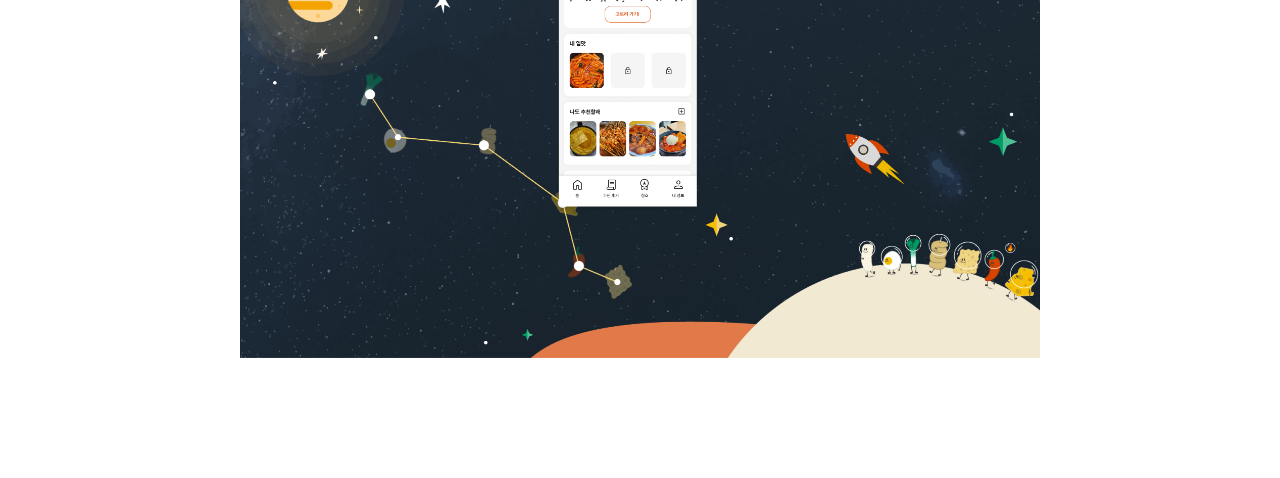
<file: projects/archive-03.html>
<!doctype html>
<html lang="ko">
<head>
  <meta charset="utf-8">
  <meta name="viewport" content="width=device-width, initial-scale=1">
  <title>일러스트레이션 — ARCHIVE</title>
  <link rel="preconnect" href="https://fonts.googleapis.com">
  <link rel="preconnect" href="https://fonts.gstatic.com" crossorigin>
  <link href="https://fonts.googleapis.com/css2?family=Montserrat:wght@500&family=Noto+Sans+KR:wght@400;500&display=swap" rel="stylesheet">
  <link rel="stylesheet" href="../style.css">
</head>
<body>
  <header class="header">
    <nav class="nav" aria-label="Main navigation">
      <div class="nav-left">
        <a href="../index.html#work">PROJECTS</a>
        <a href="../index.html#about">ABOUT</a>
      </div>
      <a href="../index.html#contact">CONTACT</a>
    </nav>
  </header>

  <main class="pd">
    <!-- 상단 정보 -->
    <header class="pd-head">
      <p class="pd-cat">ARCHIVE</p>
      <h1 class="pd-title">어떡 일러스트레이션</h1>
      
      <div class="pd-info">
        <p>2024.01</p>
        <p>디자인 100%(일러스트레이터, 포토샵)</p>
      </div>
    </header>

  <!-- Background -->
    <section class="pd-sec">
      <h2 class="pd-label">Background & Reference</h2>
      <p>‘어떡’은 수많은 떡볶이 메뉴 속에서 어떤 것을 먹을지 고르지 못하는 떡볶이 러버들을 위한
초개인화 떡볶이 큐레이팅 서비스입니다. <br>
떡볶이가 대한민국의 국민 간식인만큼 친근하면서 귀엽고, 심플한 디자인의 일러스트를 기획하고 디자인했습니다.  </p>
    </section>
      
    <figure class="pd-img">
      <img src="../images/projects/archive-03/1reference.webp" alt="일러스트레퍼" style="width:600px;" loading="lazy">
    </figure>

    <!-- Detail -->
    <section class="pd-sec">
      <h2 class="pd-label">Detail</h2>
      <p>떡볶이의 주재료들을 캐릭터화 했습니다.</p>
    </section>

    <figure class="pd-img">
      <img src="../images/projects/archive-03/2characters.webp" alt="character" loading="lazy">
    </figure>

    <!-- More -->
    <section class="pd-sec">
      <h2 class="pd-label">More</h2>
      <p>어떡 앱 내의 주요 콘텐츠가 ‘내 취향 떡볶이 알아보기’인 만큼, 사용자의 리텐션 유도를 위해 게이미피케이션 요소를 더했습니다.<br>
특정 취향을 선택할 경우 칭호를 얻게 되는데, 이 때 얻는 칭호 카드의 일러스트를 제작했습니다.</p>
    </section>

    <figure class="pd-img">
      <img src="../images/projects/archive-03/3cards.webp" alt="cards" loading="lazy">
    </figure>

    <figure class="pd-img">
      <img src="../images/projects/archive-03/4icons.webp" alt="icons" loading="lazy">
    </figure>

    <!-- More -->
    <section class="pd-sec">
      <h2 class="pd-label">More</h2>
      <p>웹앱으로 출시해 모바일 화면에서는 콘텐츠만으로 화면이 꽉 차지만, 데스크탑 환경에서는 콘텐츠만으로는 부족하다는 판단이 들었습니다. <br>
따라서 데스크탑 환경에서 어떡을 이용하는 사용자들에게 동일한 브랜드 가치(친근함, 재미)를 전달하기 위해 데스크탑 화면 전용 배경을 제작했습니다.<br>
어떡의 캐릭터들이 최고의 떡볶이를 찾아 여정을 떠난다는 귀여운 스토리도 담았습니다.</p>
    </section>

    <figure class="pd-img">
      <img src="../images/projects/archive-03/5desktopbg.webp" alt="desktopbg" loading="lazy">
    </figure>

    <section class="pd-sec">
      <h2 class="pd-label">예시화면</h2>
      
    </section>

    <figure class="pd-img">
      <img src="../images/projects/archive-03/6example.webp" alt="desktopbg" style="width:800px;" loading="lazy">
    </figure>

  </main>
</body>
</html>
</file>
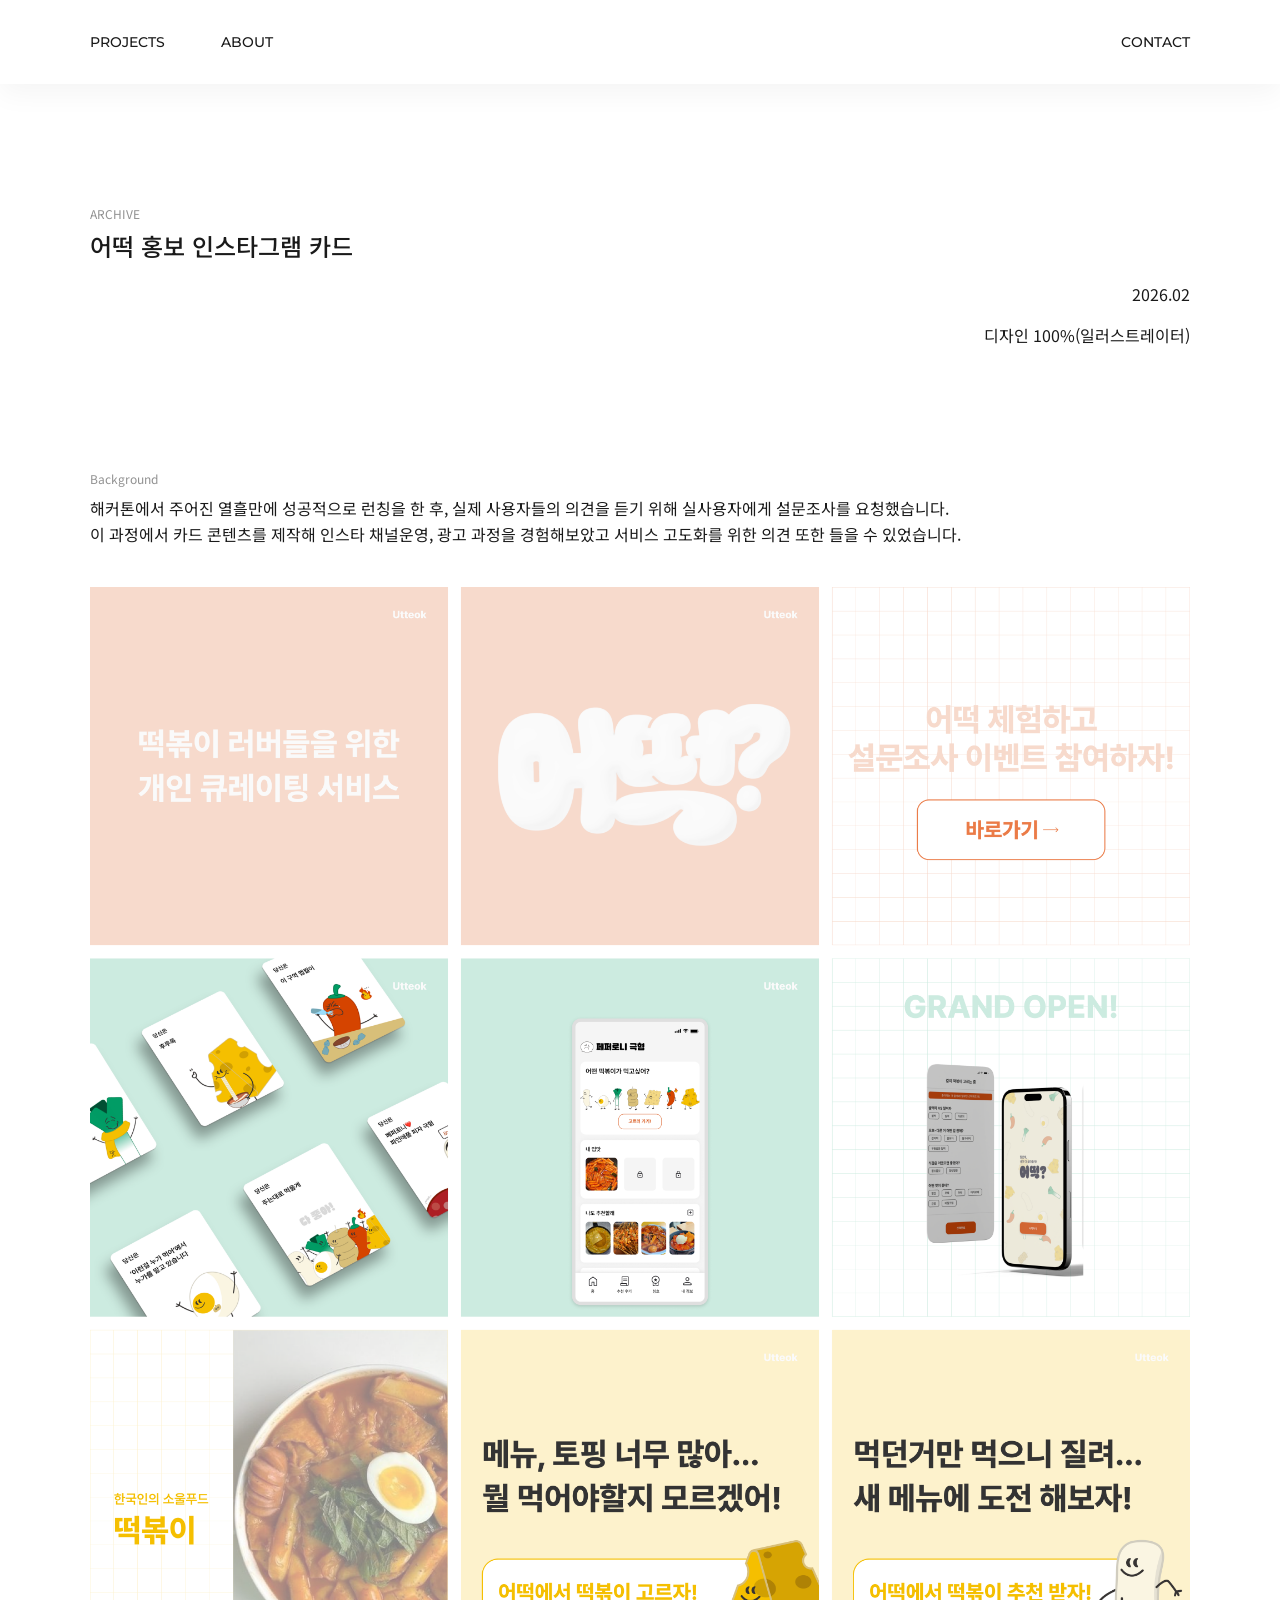
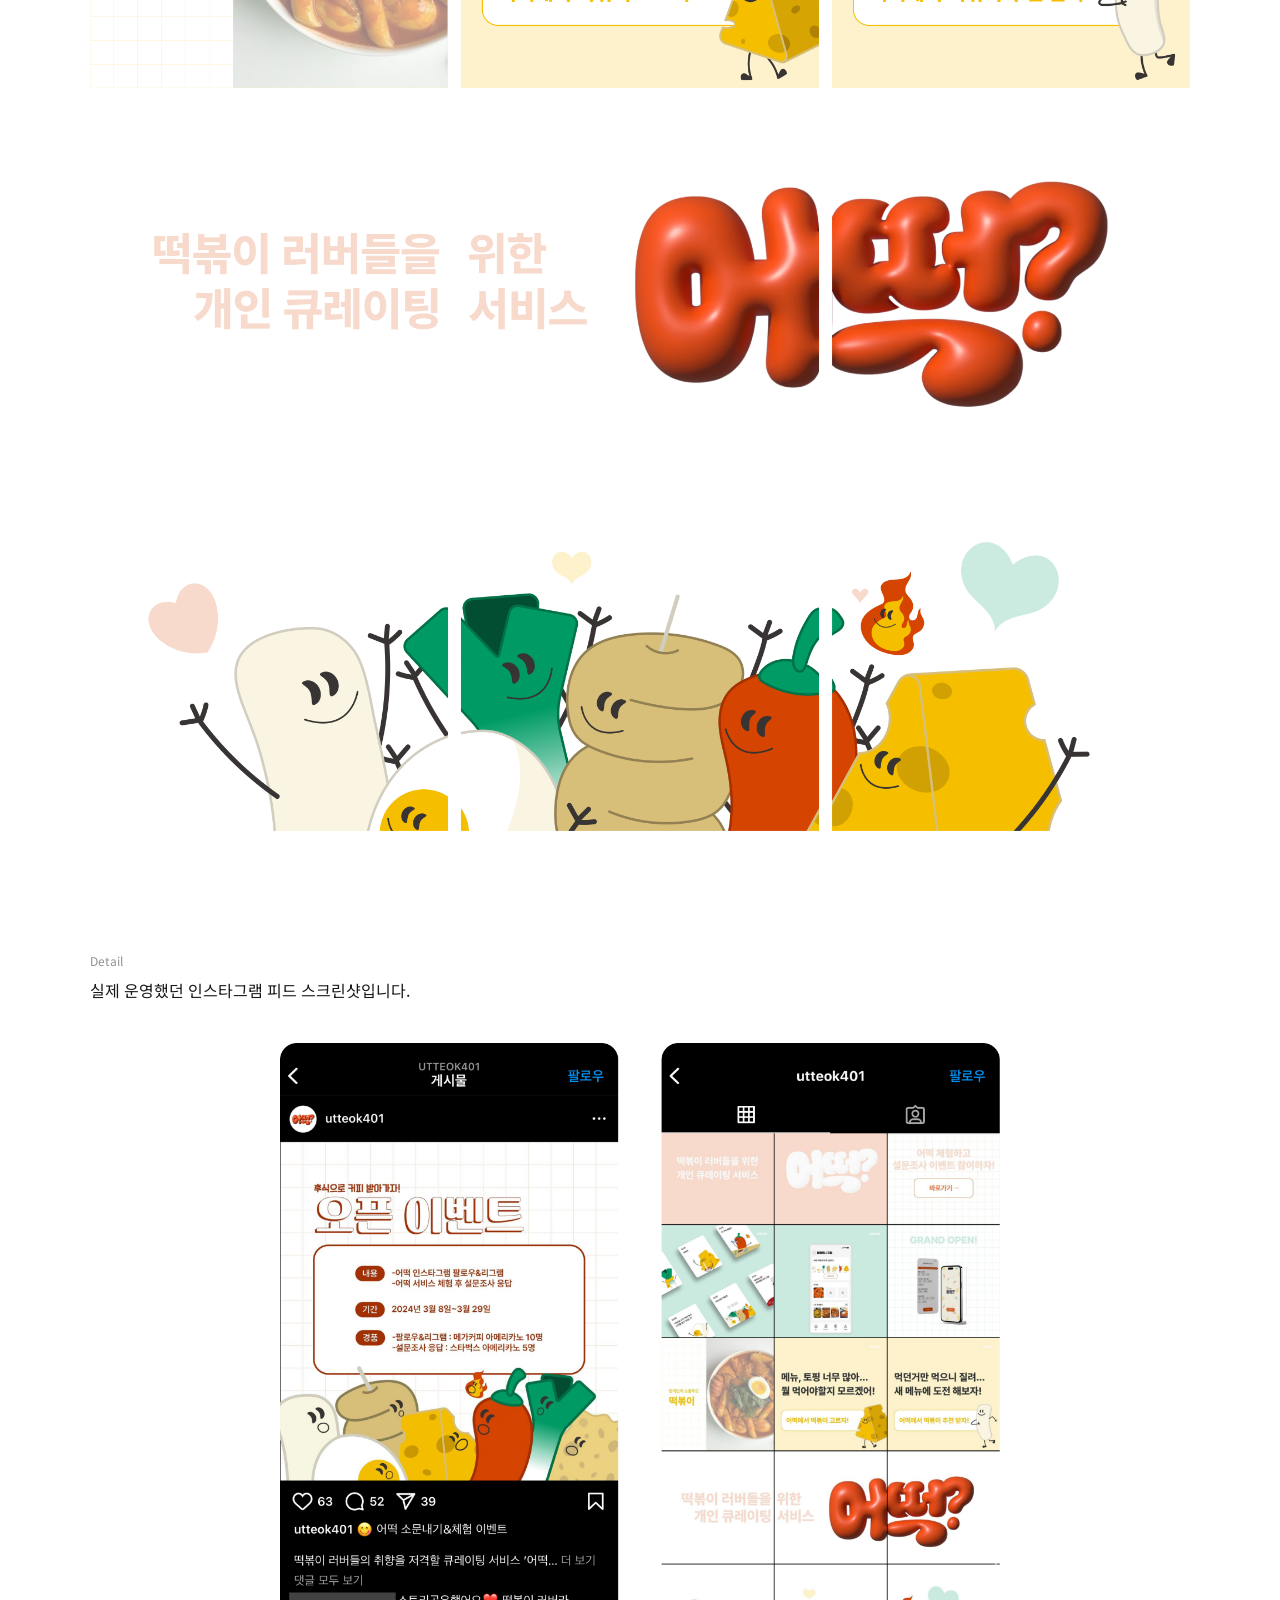
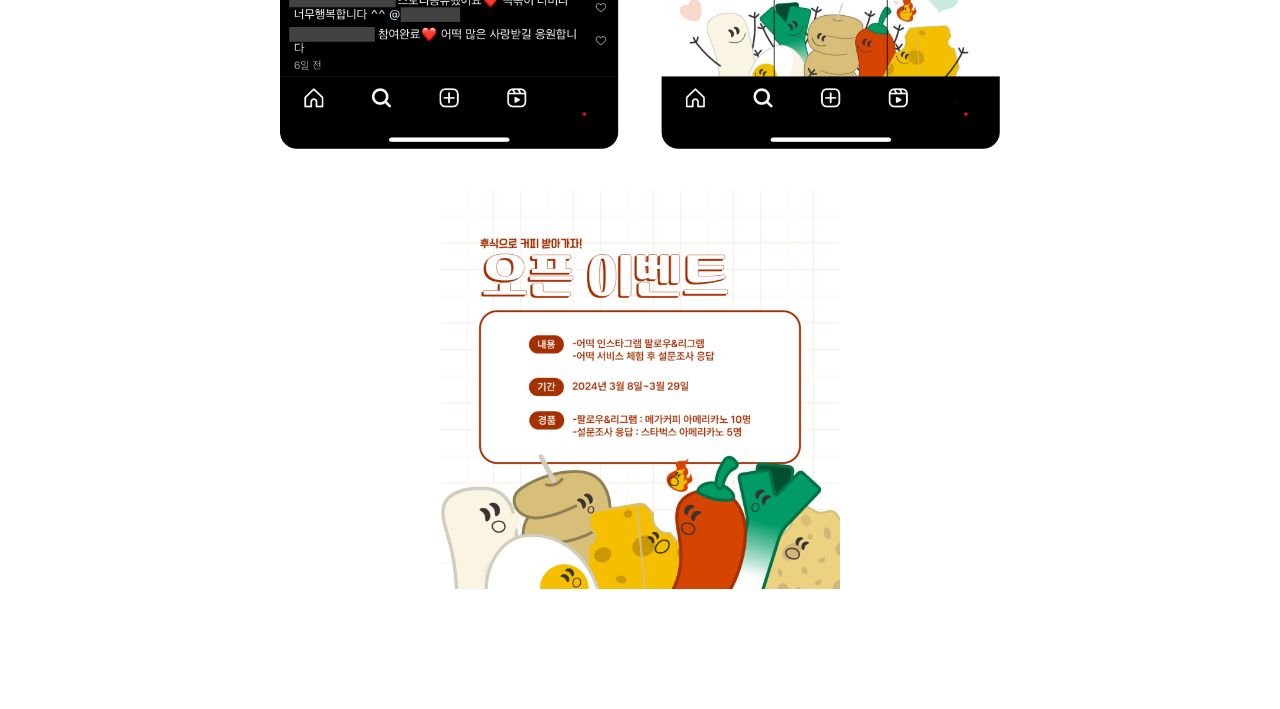
<file: projects/archive-04.html>
<!doctype html>
<html lang="ko">
<head>
  <meta charset="utf-8">
  <meta name="viewport" content="width=device-width, initial-scale=1">
  <title>인스타그램 카드 — ARCHIVE</title>
  <link rel="preconnect" href="https://fonts.googleapis.com">
  <link rel="preconnect" href="https://fonts.gstatic.com" crossorigin>
  <link href="https://fonts.googleapis.com/css2?family=Montserrat:wght@500&family=Noto+Sans+KR:wght@400;500&display=swap" rel="stylesheet">
  <link rel="stylesheet" href="../style.css">
</head>
<body>
  <header class="header">
    <nav class="nav" aria-label="Main navigation">
      <div class="nav-left">
        <a href="../index.html#work">PROJECTS</a>
        <a href="../index.html#about">ABOUT</a>
      </div>
      <a href="../index.html#contact">CONTACT</a>
    </nav>
  </header>

  <main class="pd">
    <!-- 상단 정보 -->
    <header class="pd-head">
      <p class="pd-cat">ARCHIVE</p>
      <h1 class="pd-title">어떡 홍보 인스타그램 카드</h1>
      
      <div class="pd-info">
        <p>2026.02</p>
        <p>디자인 100%(일러스트레이터)</p>
      </div>
    </header>

  <!-- Background -->
    <section class="pd-sec">
      <h2 class="pd-label">Background</h2>
      <p>해커톤에서 주어진 열흘만에 성공적으로 런칭을 한 후, 실제 사용자들의 의견을 듣기 위해 실사용자에게 설문조사를 요청했습니다.<br>
        이 과정에서 카드 콘텐츠를 제작해 인스타 채널운영, 광고 과정을 경험해보았고 서비스 고도화를 위한 의견 또한 들을 수 있었습니다.  </p>
    </section>
      
    <figure class="pd-img">
      <img src="../images/projects/archive-04/1instacards.webp" alt="인스타카드" loading="lazy">
    </figure>

    <!-- Detail -->
    <section class="pd-sec">
      <h2 class="pd-label">Detail</h2>
      <p>실제 운영했던 인스타그램 피드 스크린샷입니다.</p>
    </section>

    <figure class="pd-img">
      <img src="../images/projects/archive-04/2instafeed.webp" alt="feed" style="width:720px;" loading="lazy">
    </figure>

    <figure class="pd-img">
      <img src="../images/projects/archive-04/3card.webp" alt="card" style="width:400px;" loading="lazy">
    </figure>

  </main>
</body>
</html>
</file>
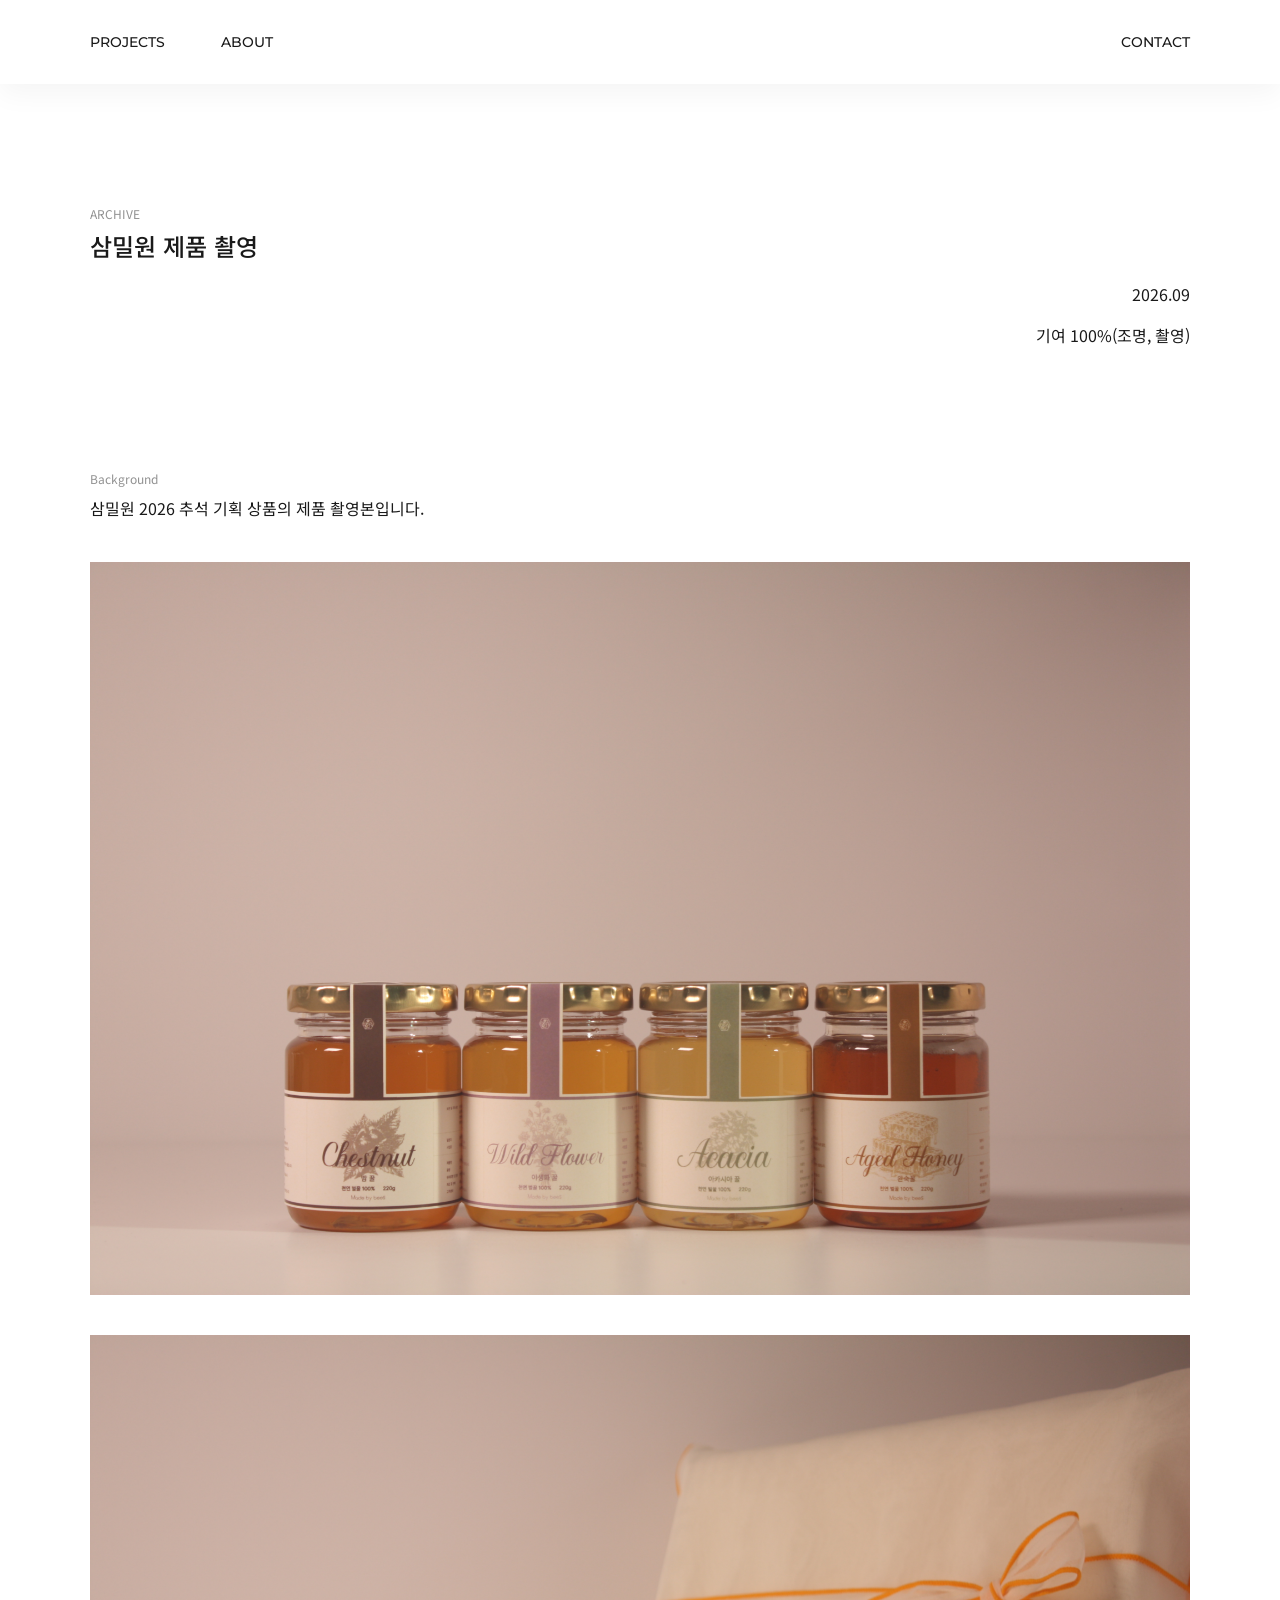
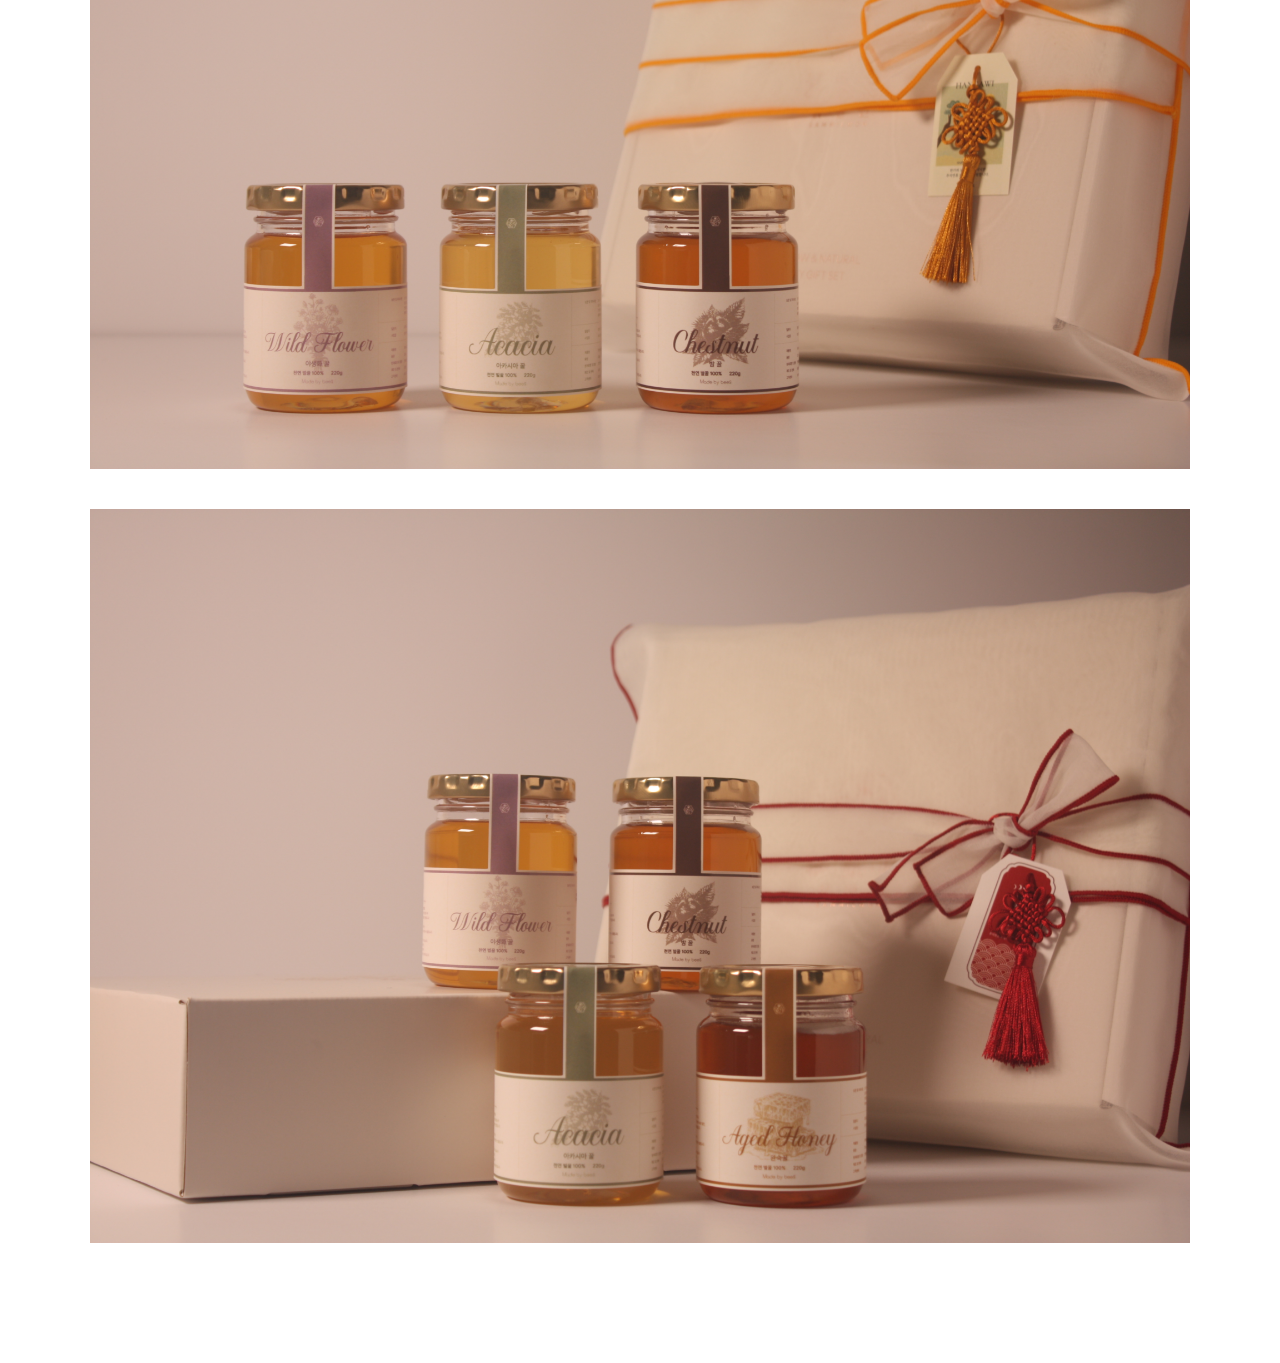
<file: projects/archive-05.html>
<!doctype html>
<html lang="ko">
<head>
  <meta charset="utf-8">
  <meta name="viewport" content="width=device-width, initial-scale=1">
  <title>제품 셀프 촬영 — ARCHIVE</title>
  <link rel="preconnect" href="https://fonts.googleapis.com">
  <link rel="preconnect" href="https://fonts.gstatic.com" crossorigin>
  <link href="https://fonts.googleapis.com/css2?family=Montserrat:wght@500&family=Noto+Sans+KR:wght@400;500&display=swap" rel="stylesheet">
  <link rel="stylesheet" href="../style.css">
</head>
<body>
  <header class="header">
    <nav class="nav" aria-label="Main navigation">
      <div class="nav-left">
        <a href="../index.html#work">PROJECTS</a>
        <a href="../index.html#about">ABOUT</a>
      </div>
      <a href="../index.html#contact">CONTACT</a>
    </nav>
  </header>

  <main class="pd">
    <!-- 상단 정보 -->
    <header class="pd-head">
      <p class="pd-cat">ARCHIVE</p>
      <h1 class="pd-title">삼밀원 제품 촬영</h1>
      
      <div class="pd-info">
        <p>2026.09</p>
        <p>기여 100%(조명, 촬영)</p>
      </div>
    </header>

  <!-- Background -->
    <section class="pd-sec">
      <h2 class="pd-label">Background</h2>
      <p>삼밀원 2026 추석 기획 상품의 제품 촬영본입니다.  </p>
    </section>
      
    <figure class="pd-img">
      <img src="../images/projects/archive-05/1fourbtl.webp" alt="셀프촬영1" loading="lazy">
    </figure>

    <figure class="pd-img">
      <img src="../images/projects/archive-05/2threebox.webp" alt="셀프촬영2" loading="lazy">
    </figure>

    <figure class="pd-img">
      <img src="../images/projects/archive-05/3fourbox.webp" alt="셀프촬영3" loading="lazy">
    </figure>

  </main>
</body>
</html>
</file>
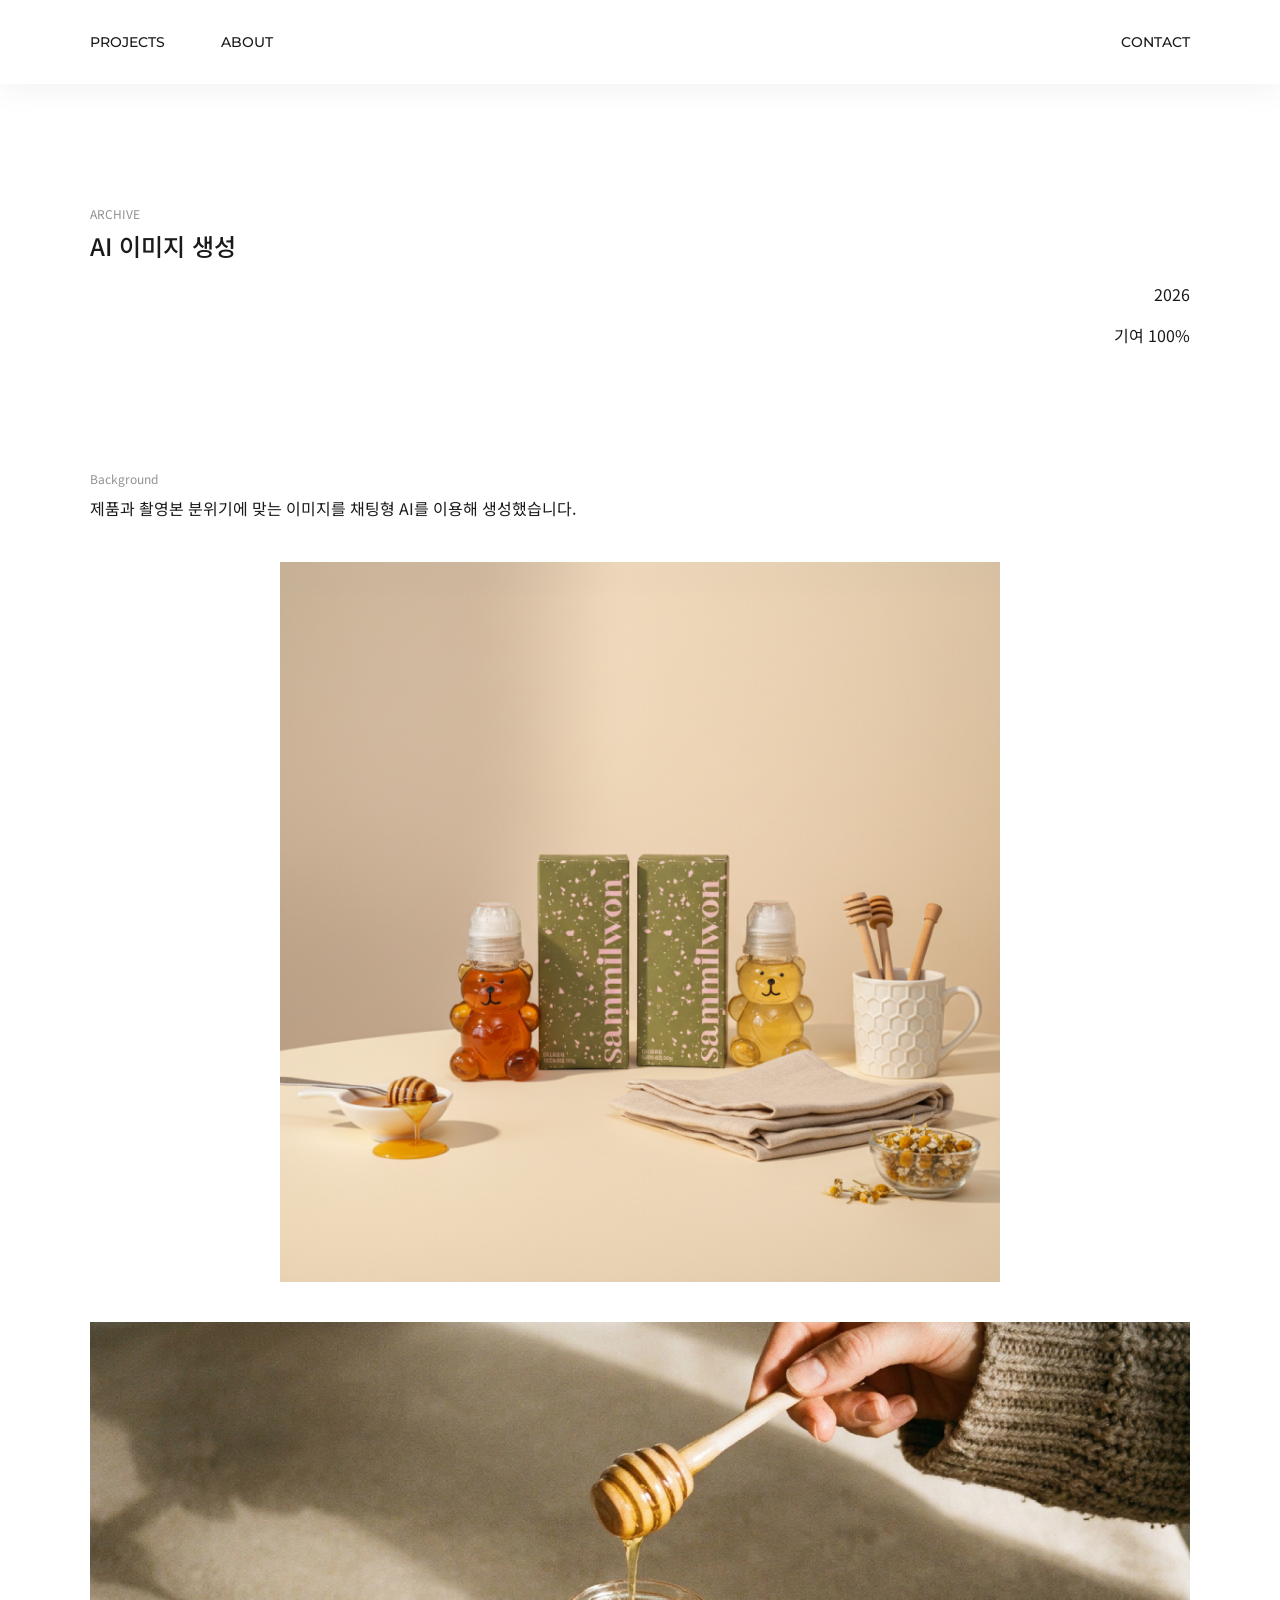
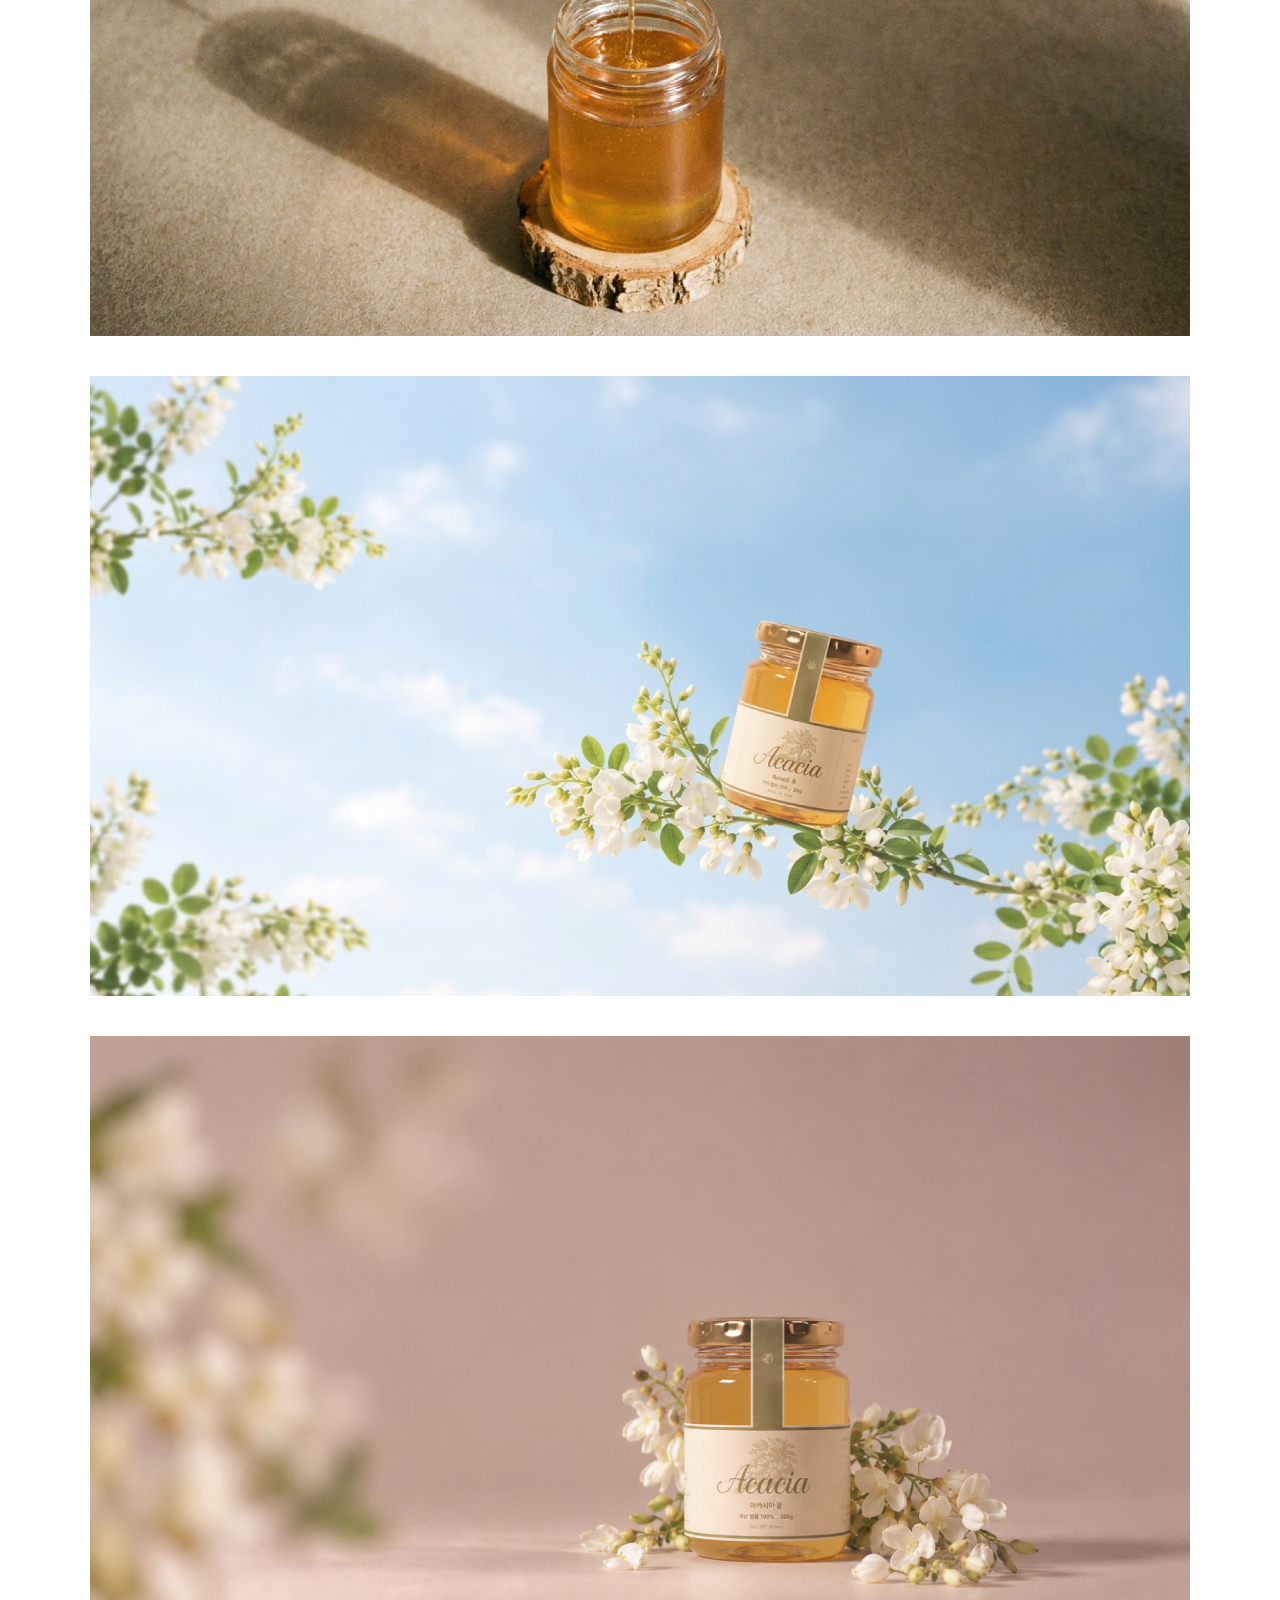
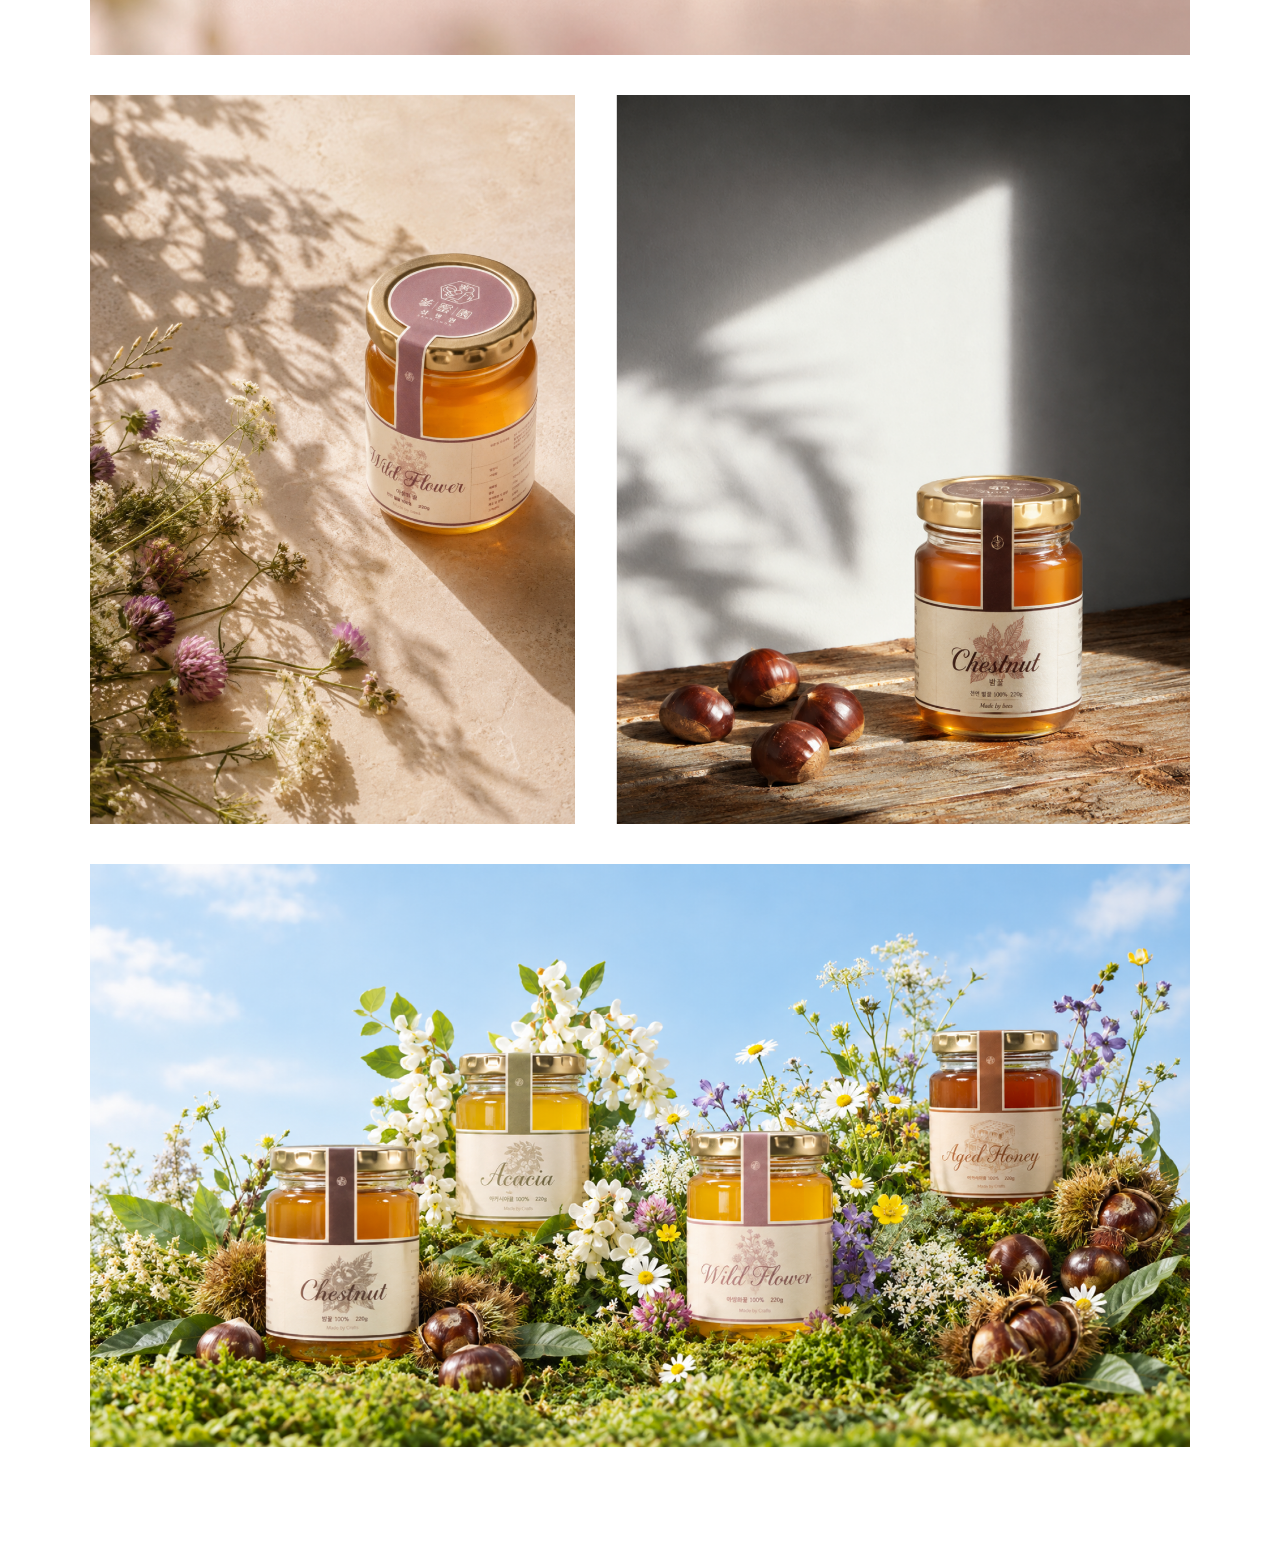
<file: projects/archive-06.html>
<!doctype html>
<html lang="ko">
<head>
  <meta charset="utf-8">
  <meta name="viewport" content="width=device-width, initial-scale=1">
  <title>AI 이미지 생성 — ARCHIVE</title>
  <link rel="preconnect" href="https://fonts.googleapis.com">
  <link rel="preconnect" href="https://fonts.gstatic.com" crossorigin>
  <link href="https://fonts.googleapis.com/css2?family=Montserrat:wght@500&family=Noto+Sans+KR:wght@400;500&display=swap" rel="stylesheet">
  <link rel="stylesheet" href="../style.css">
</head>
<body>
  <header class="header">
    <nav class="nav" aria-label="Main navigation">
      <div class="nav-left">
        <a href="../index.html#work">PROJECTS</a>
        <a href="../index.html#about">ABOUT</a>
      </div>
      <a href="../index.html#contact">CONTACT</a>
    </nav>
  </header>

  <main class="pd">
    <!-- 상단 정보 -->
    <header class="pd-head">
      <p class="pd-cat">ARCHIVE</p>
      <h1 class="pd-title">AI 이미지 생성</h1>
      
      <div class="pd-info">
        <p>2026</p>
        <p>기여 100%</p>
      </div>
    </header>

  <!-- Background -->
    <section class="pd-sec">
      <h2 class="pd-label">Background</h2>
      <p>제품과 촬영본 분위기에 맞는 이미지를 채팅형 AI를 이용해 생성했습니다.  </p>
    </section>
      
    <figure class="pd-img">
      <img src="../images/projects/archive-06/1minibox.webp" alt="AI1" style="width:720px;" loading="lazy">
    </figure>

    <figure class="pd-img">
      <img src="../images/projects/archive-06/2honeywithhand.webp" alt="AI2"  loading="lazy">
    </figure>

    <figure class="pd-img">
      <img src="../images/projects/archive-06/3honeyontree.webp" alt="AI3"  loading="lazy">
    </figure>

    <figure class="pd-img">
      <img src="../images/projects/archive-06/4flowerbg.webp" alt="AI4"  loading="lazy">
    </figure>

    <figure class="pd-img">
      <img src="../images/projects/archive-06/5two.webp" alt="AI5"  loading="lazy">
    </figure>

    <figure class="pd-img">
      <img src="../images/projects/archive-06/6finale.webp" alt="AI6"  loading="lazy">
    </figure>


  </main>
</body>
</html>
</file>
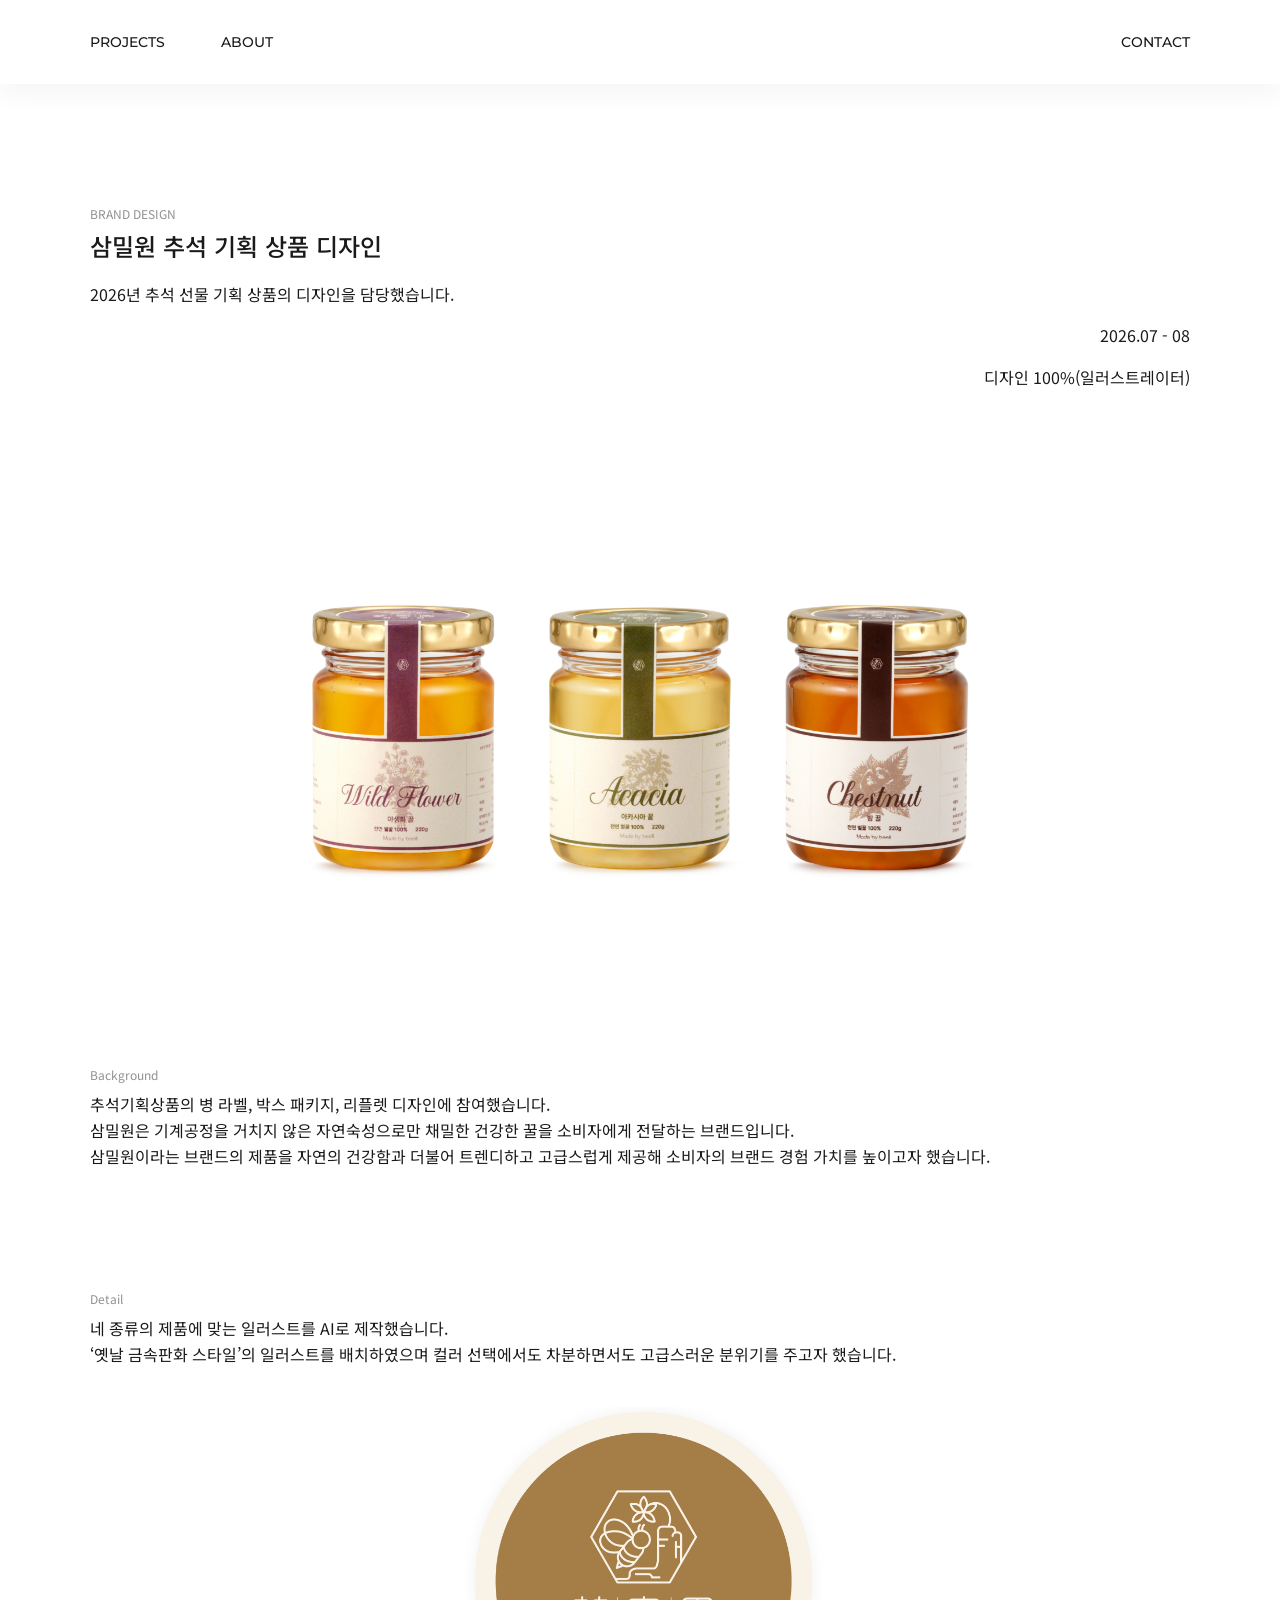
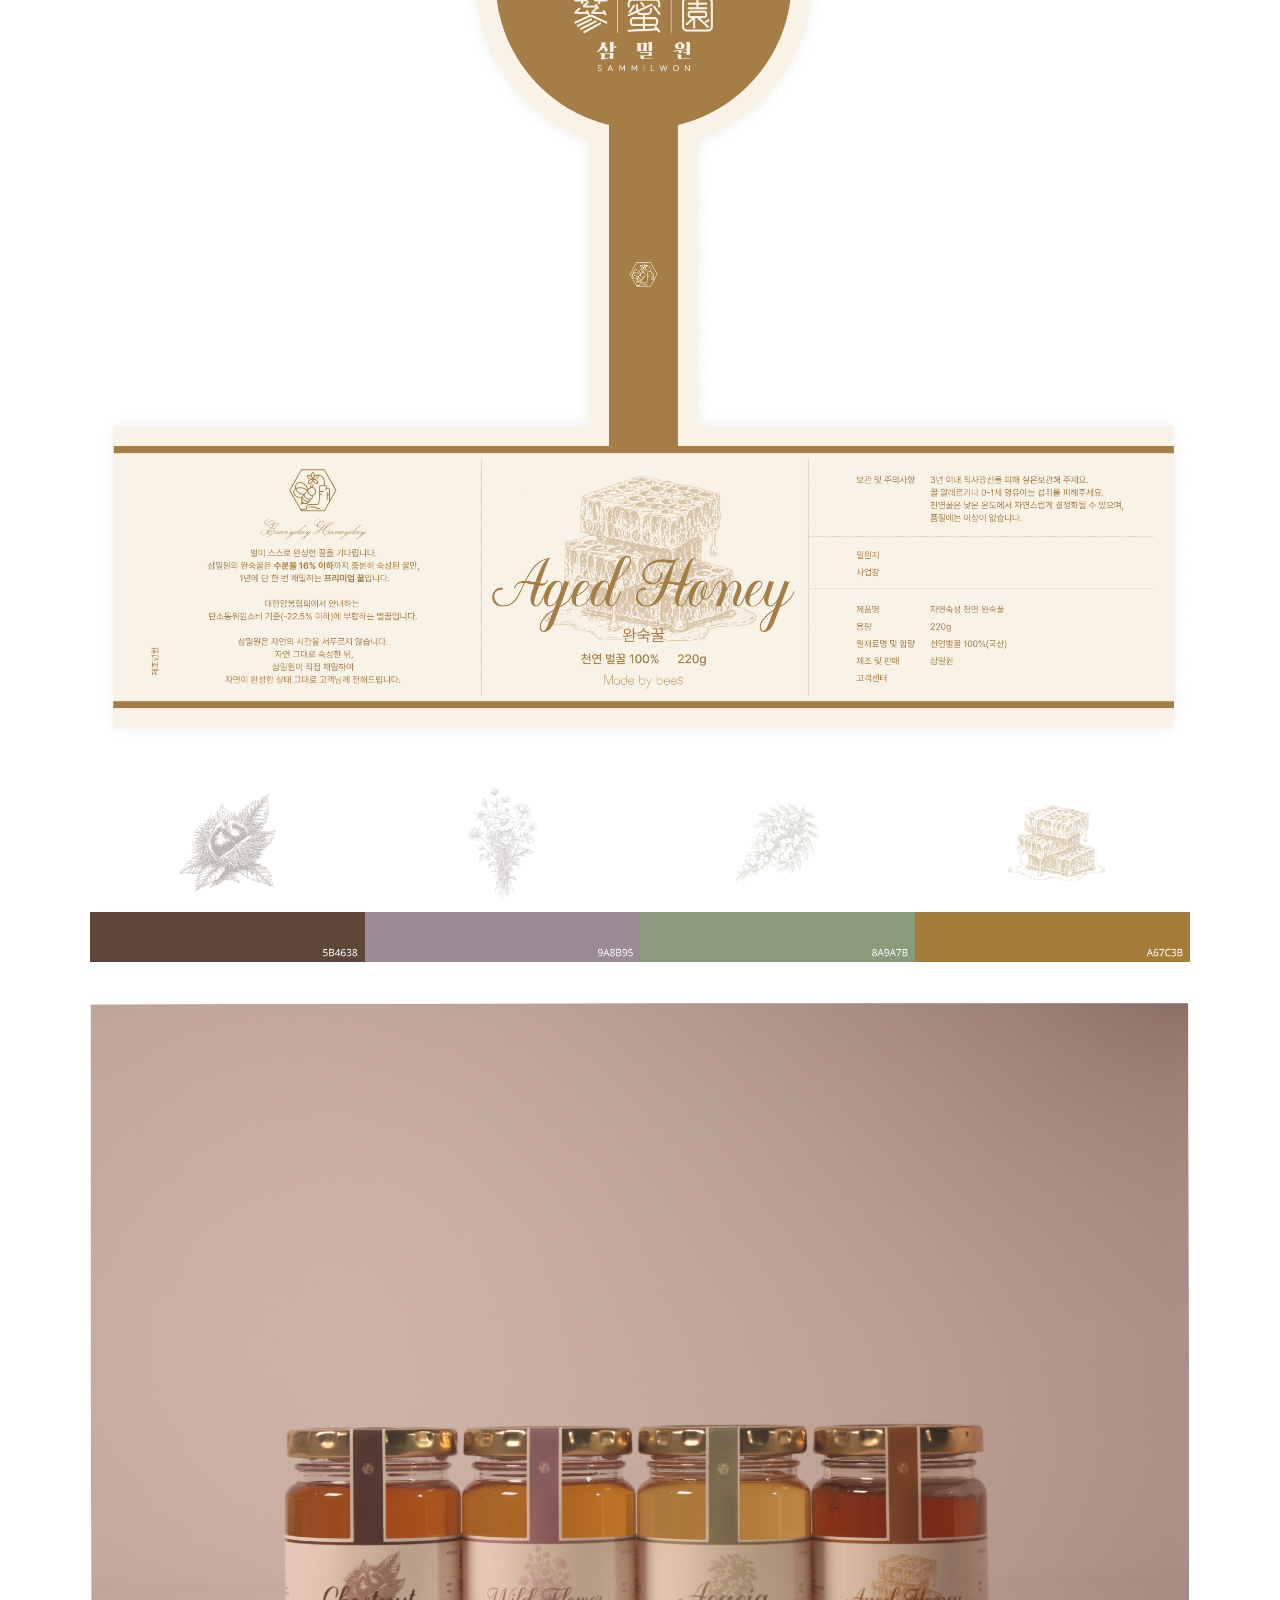
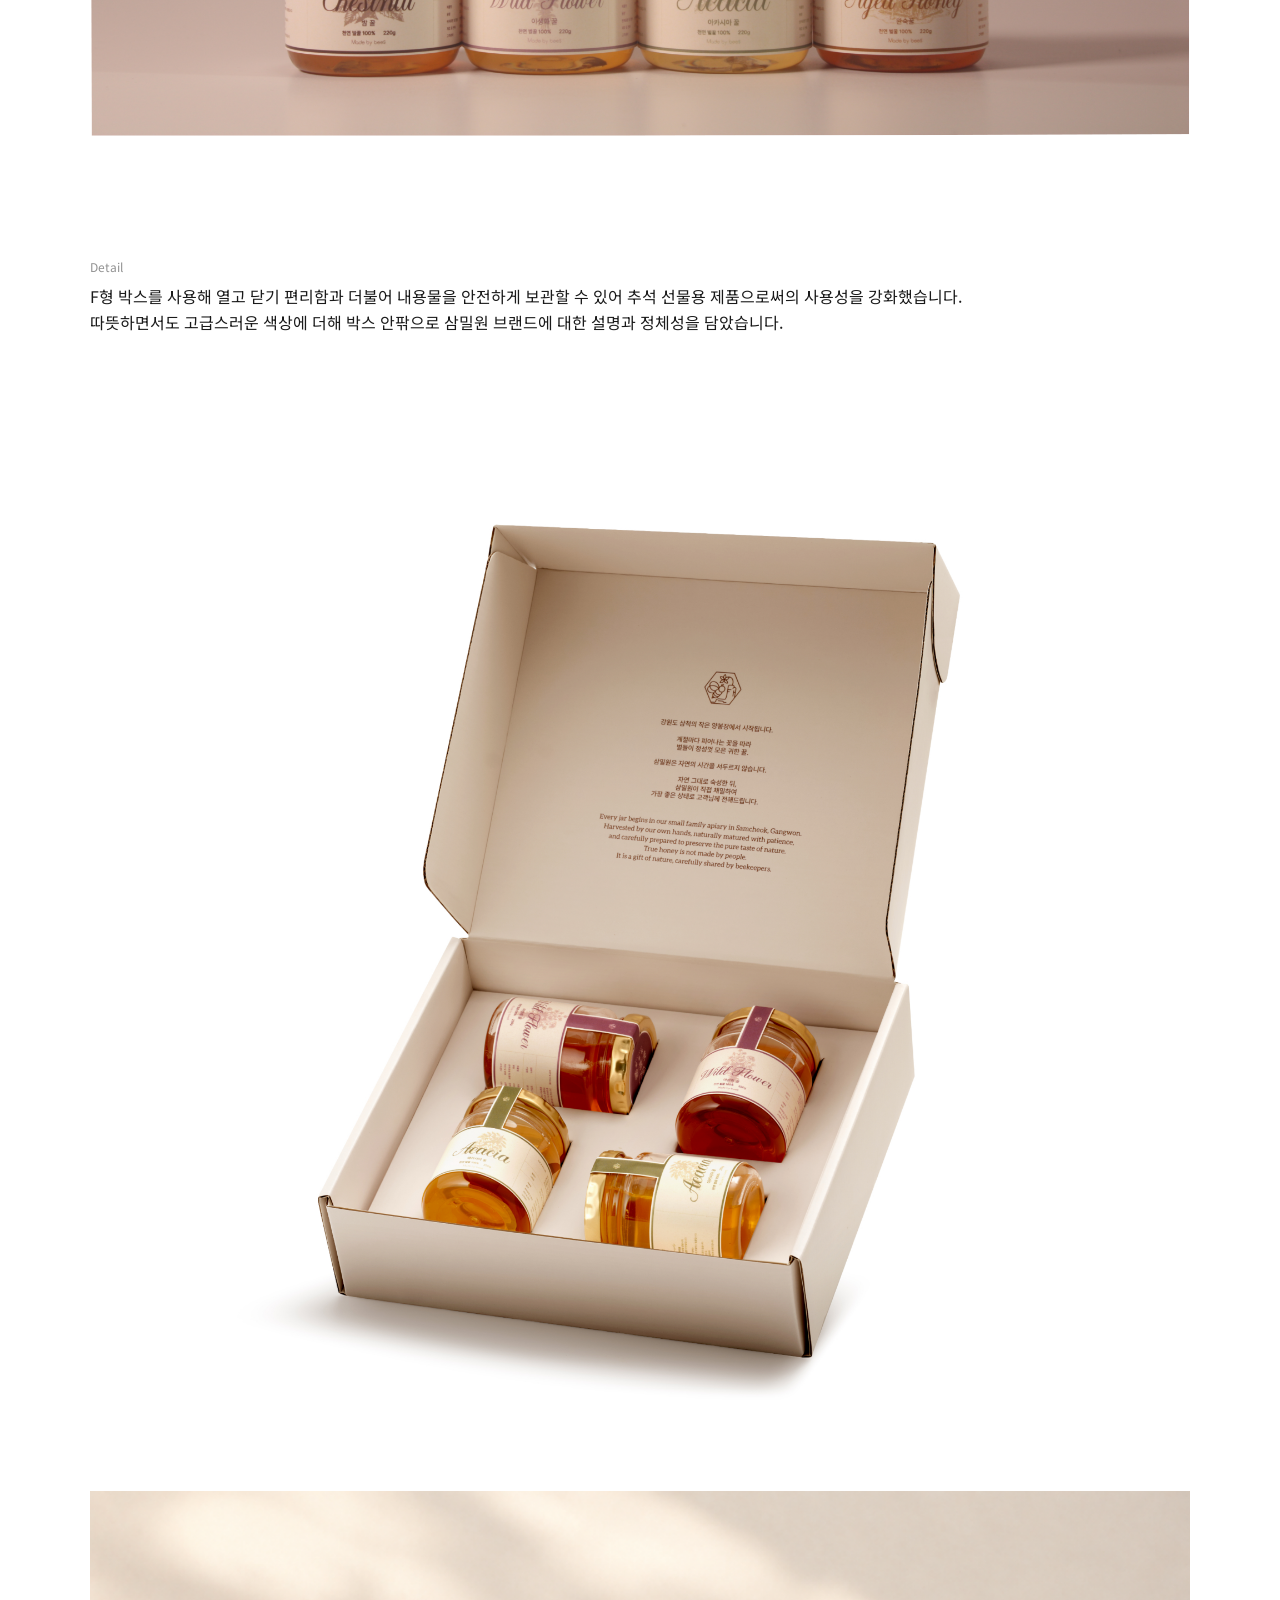
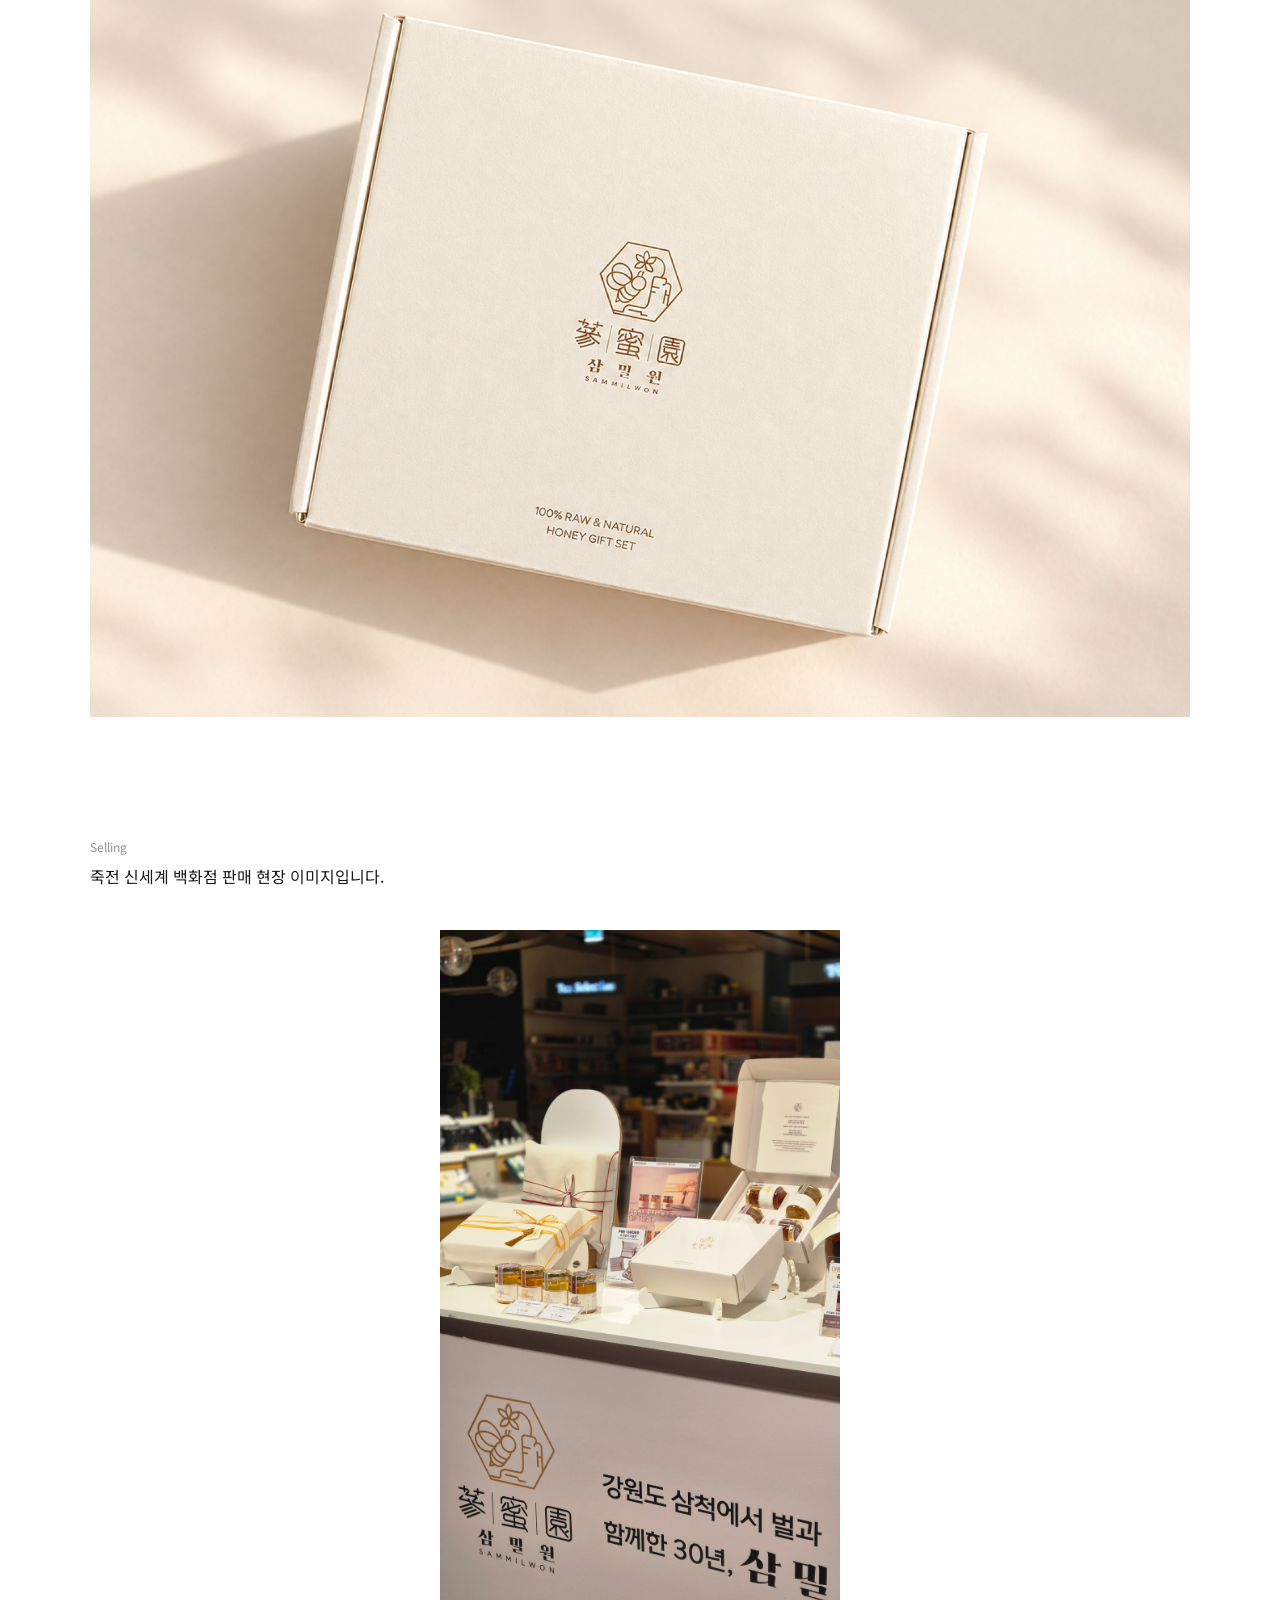
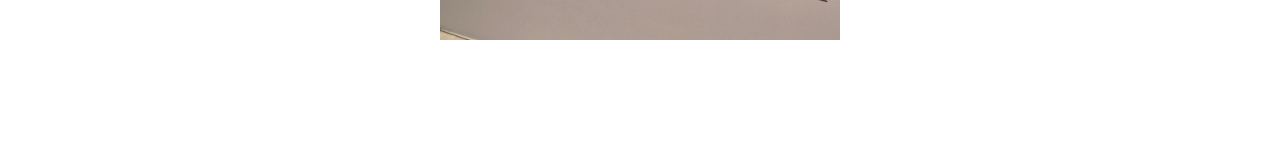
<file: projects/branding-01.html>
<!doctype html>
<html lang="ko">
<head>
  <meta charset="utf-8">
  <meta name="viewport" content="width=device-width, initial-scale=1">
  <title>병라벨과 패키지 — BRANDING Portfolio</title>
  <link rel="preconnect" href="https://fonts.googleapis.com">
  <link rel="preconnect" href="https://fonts.gstatic.com" crossorigin>
  <link href="https://fonts.googleapis.com/css2?family=Montserrat:wght@500&family=Noto+Sans+KR:wght@400;500&display=swap" rel="stylesheet">
  <link rel="stylesheet" href="../style.css">
</head>
<body>
  <header class="header">
    <nav class="nav" aria-label="Main navigation">
      <div class="nav-left">
        <a href="../index.html#work">PROJECTS</a>
        <a href="../index.html#about">ABOUT</a>
      </div>
      <a href="../index.html#contact">CONTACT</a>
    </nav>
  </header>

  <main class="pd">
    <!-- 상단 정보 -->
    <header class="pd-head">
      <p class="pd-cat">BRAND DESIGN</p>
      <h1 class="pd-title">삼밀원 추석 기획 상품 디자인</h1>
      <p class="pd-desc">
        2026년 추석 선물 기획 상품의 디자인을 담당했습니다.
      </p>
      <div class="pd-info">
        <p>2026.07 - 08</p>
        <p>디자인 100%(일러스트레이터)</p>
      </div>
    </header>

    <!-- 대표 이미지 -->
    <figure class="pd-img pd-hero">
      <img src="../images/projects/branding-01/1main.webp" alt="삼밀원 브랜딩1 대표 이미지" loading="lazy">
    </figure>

    <!-- Background -->
    <section class="pd-sec">
      <h2 class="pd-label">Background</h2>
      <p>추석기획상품의 병 라벨, 박스 패키지, 리플렛 디자인에 참여했습니다.<br> 삼밀원은 기계공정을 거치지 않은 자연숙성으로만 채밀한 건강한 꿀을 소비자에게 전달하는 브랜드입니다. <br>
삼밀원이라는 브랜드의 제품을 자연의 건강함과 더불어 트렌디하고 고급스럽게 제공해 소비자의 브랜드 경험 가치를 높이고자 했습니다.  </p>
    </section>

    <!-- Detail -->
    <section class="pd-sec">
      <h2 class="pd-label">Detail</h2>
      <p>네 종류의 제품에 맞는 일러스트를 AI로 제작했습니다. <br>
‘옛날 금속판화 스타일’의 일러스트를 배치하였으며 컬러 선택에서도 차분하면서도 고급스러운 분위기를 주고자 했습니다.</p>
    </section>
    <figure class="pd-img">
      <img src="../images/projects/branding-01/2label.webp" alt="라벨" loading="lazy">
    </figure>

    
    <figure class="pd-img">
      <img src="../images/projects/branding-01/3colors.webp" alt="컬러" loading="lazy">
    </figure>

    <figure class="pd-img">
      <img src="../images/projects/branding-01/4bottles.webp" alt="병사진" loading="lazy">
    </figure>

    <section class="pd-sec">
      <h2 class="pd-label">Detail</h2>
      <p>F형 박스를 사용해 열고 닫기 편리함과 더불어 내용물을 안전하게 보관할 수 있어 추석 선물용 제품으로써의 사용성을 강화했습니다.<br>
따뜻하면서도 고급스러운 색상에 더해 박스 안팎으로 삼밀원 브랜드에 대한 설명과 정체성을 담았습니다.</p>
    </section>
    <figure class="pd-img">
      <img src="../images/projects/branding-01/5box.webp" alt="박스" loading="lazy">
    </figure>

     <figure class="pd-img">
      <img src="../images/projects/branding-01/6box.webp" alt="박스" loading="lazy">
    </figure>

  <!-- Selling -->
    <section class="pd-sec">
      <h2 class="pd-label">Selling</h2>
      <p>죽전 신세계 백화점 판매 현장 이미지입니다.</p>
    </section>
    <figure class="pd-img">
      <img src="../images/projects/branding-01/7selling.webp" alt="판매" style="width: 400px;" loading="lazy">
    </figure>

  </main>
</body>
</html>
</file>
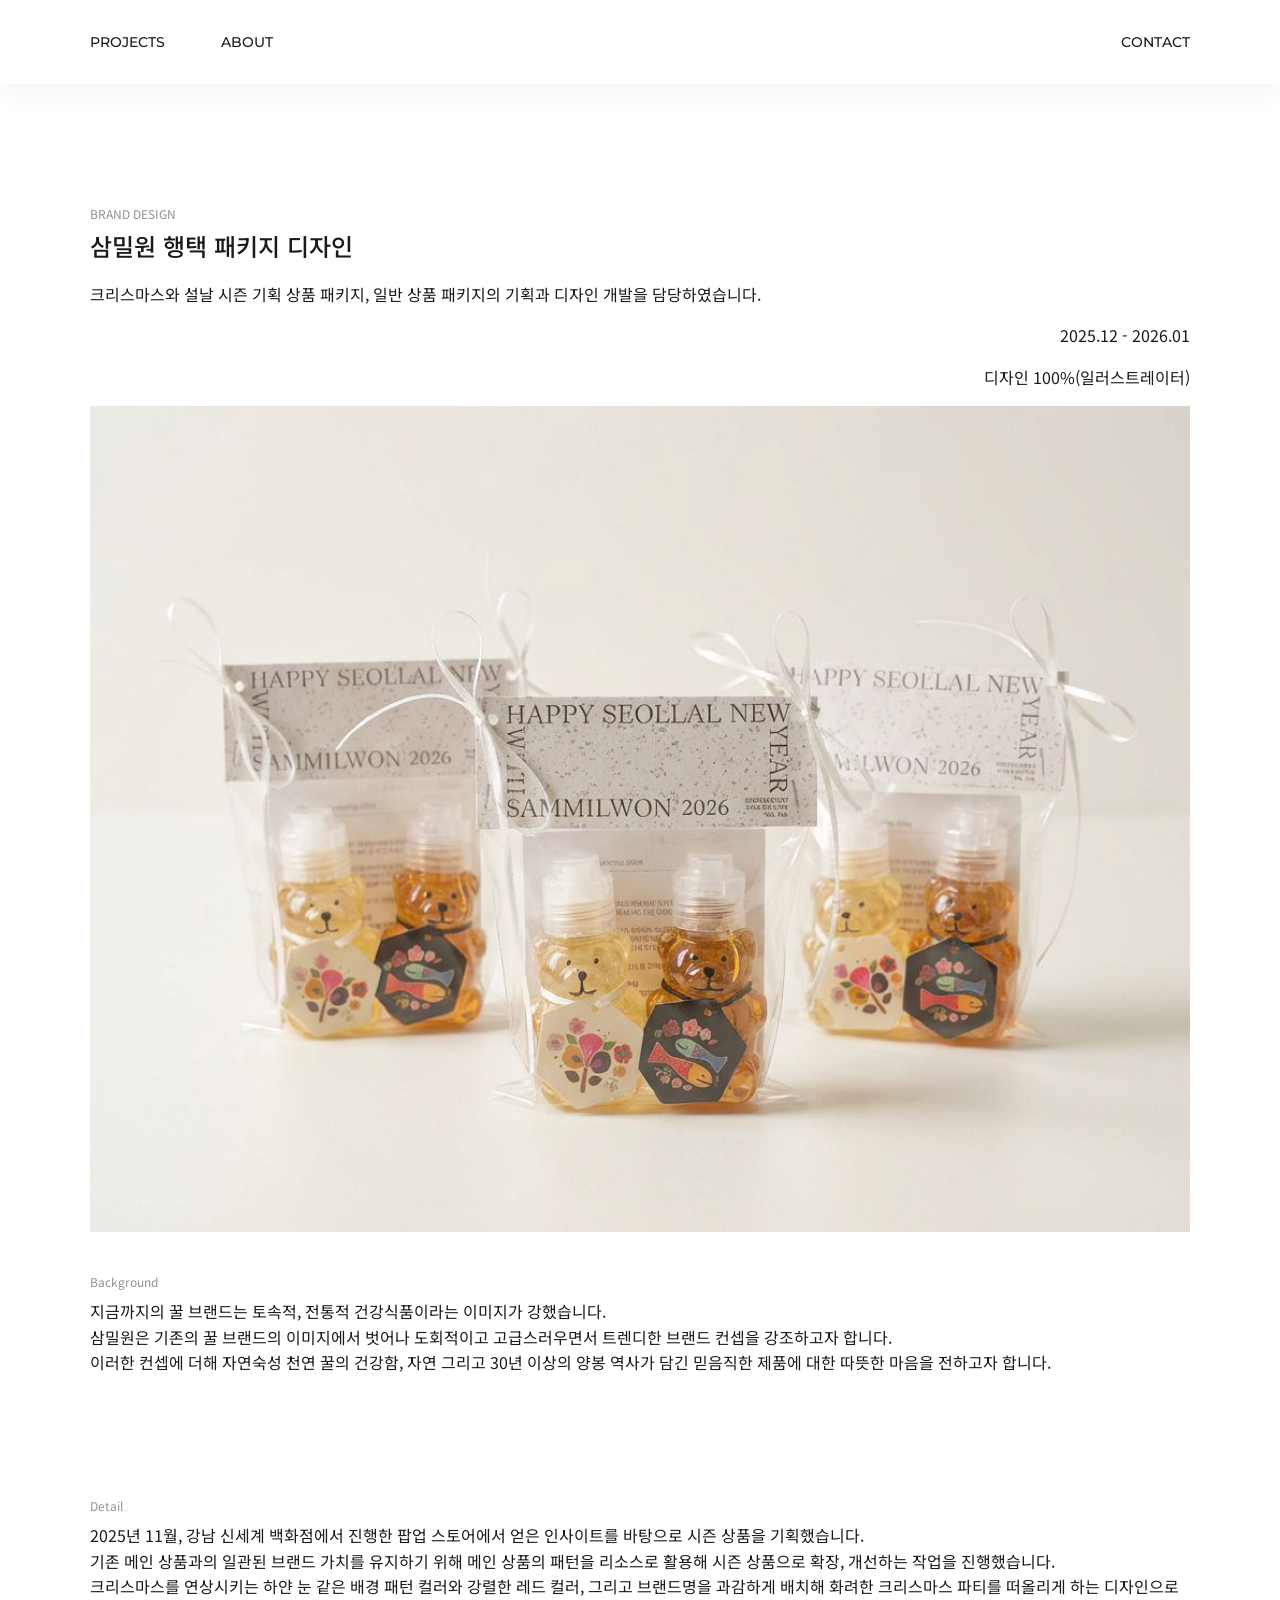
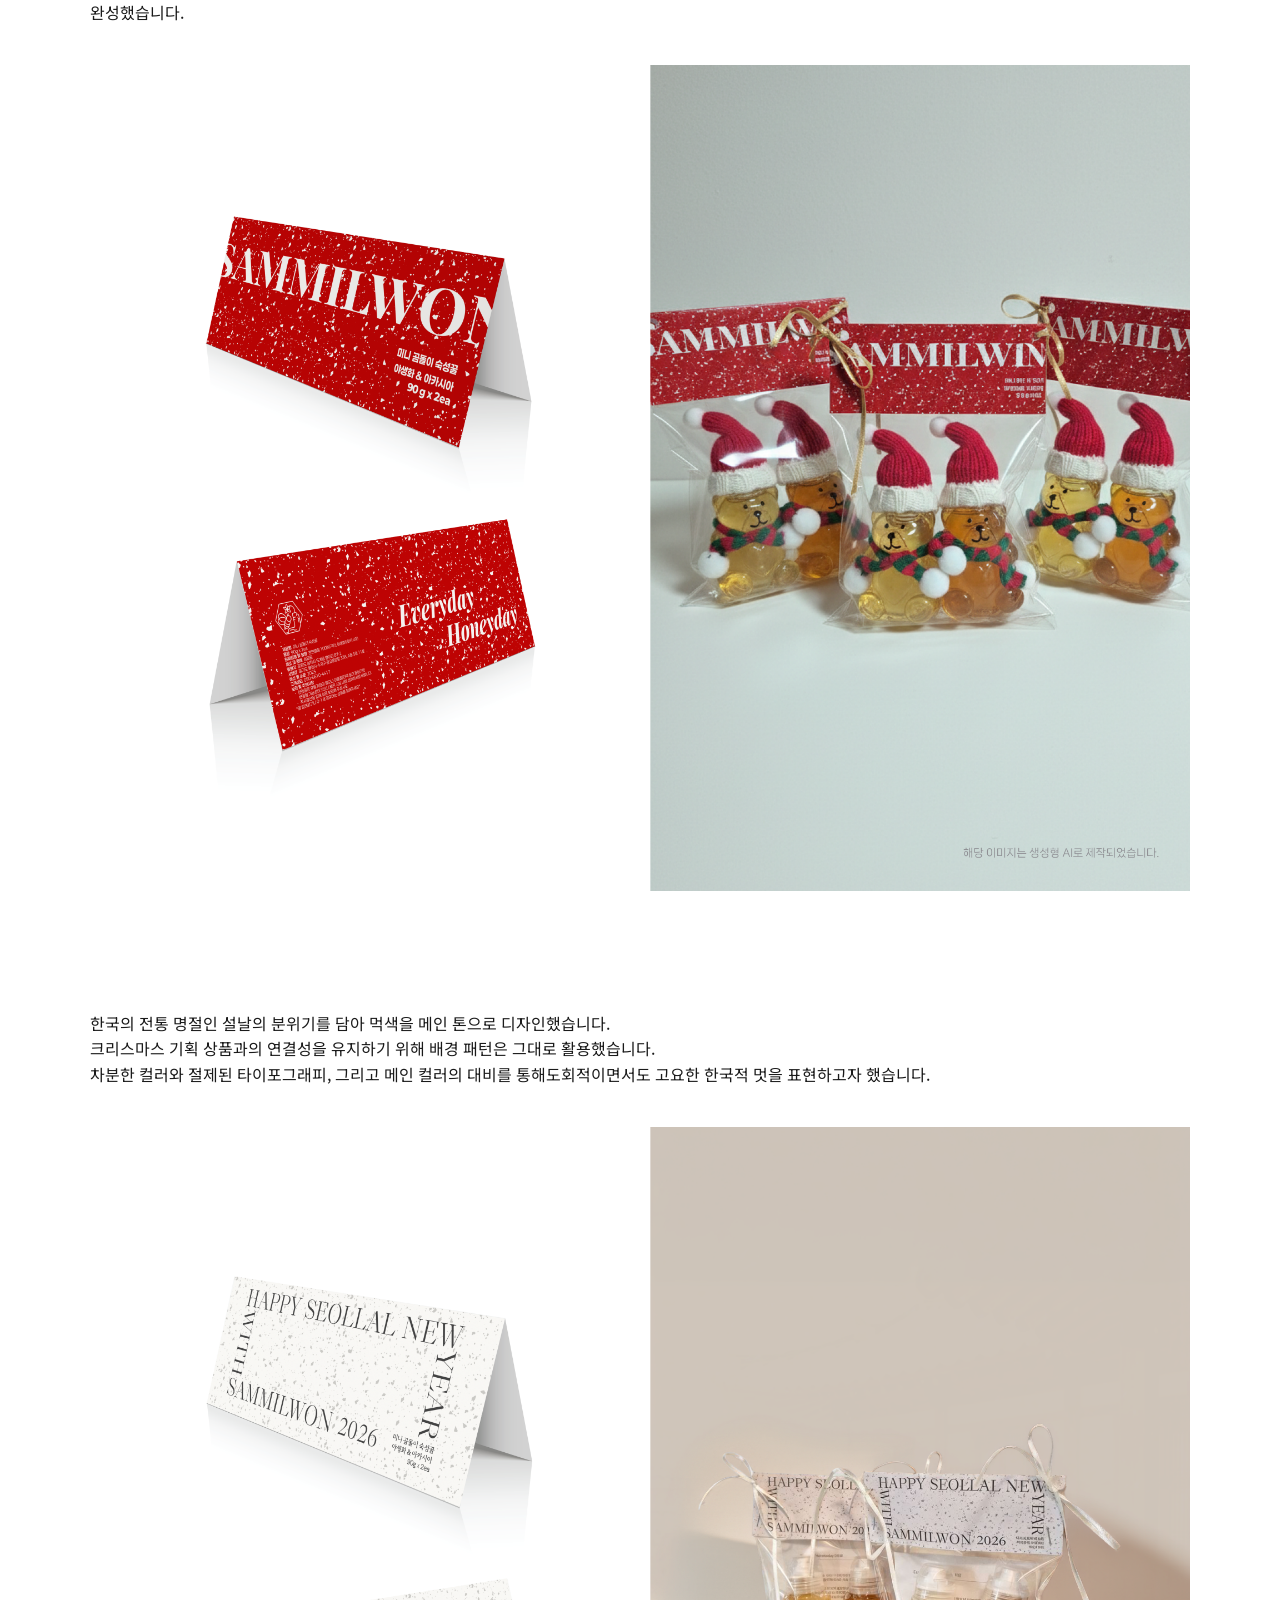
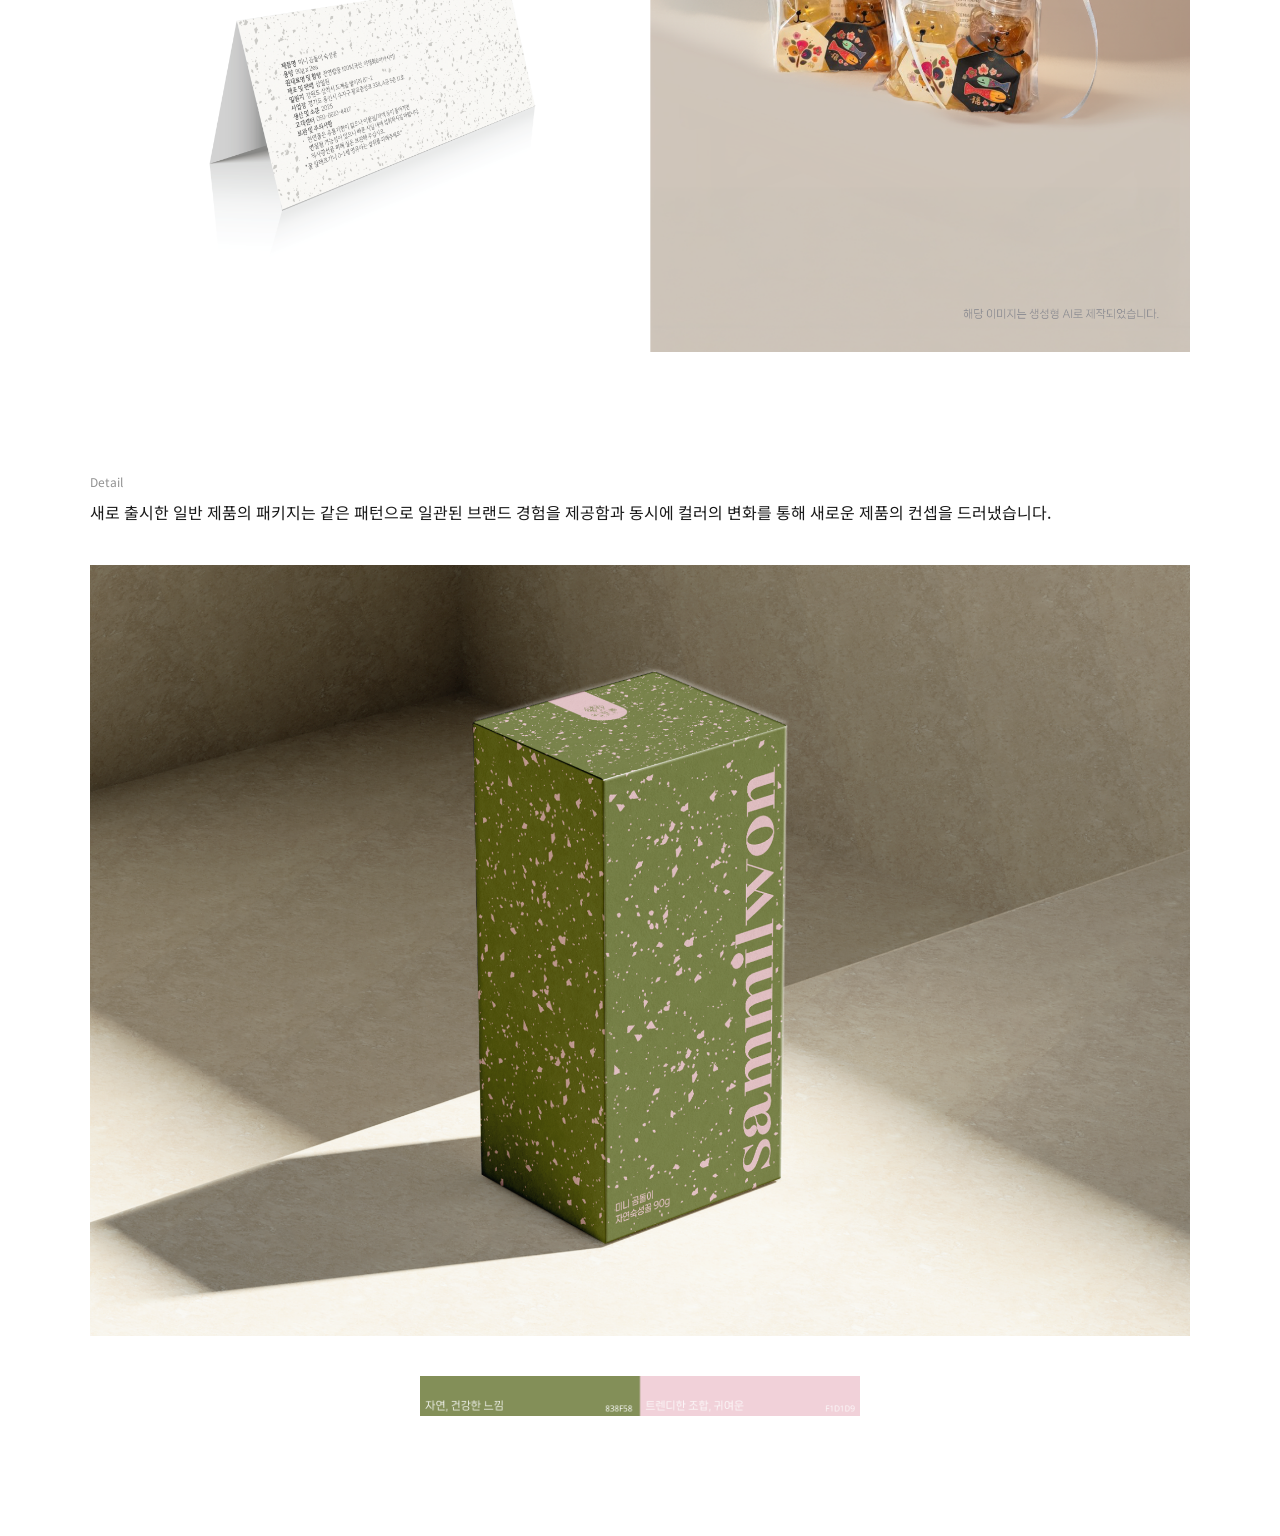
<file: projects/branding-03.html>
<!doctype html>
<html lang="ko">
<head>
  <meta charset="utf-8">
  <meta name="viewport" content="width=device-width, initial-scale=1">
  <title>행택 디자인 — BRANDING Portfolio</title>
  <link rel="preconnect" href="https://fonts.googleapis.com">
  <link rel="preconnect" href="https://fonts.gstatic.com" crossorigin>
  <link href="https://fonts.googleapis.com/css2?family=Montserrat:wght@500&family=Noto+Sans+KR:wght@400;500&display=swap" rel="stylesheet">
  <link rel="stylesheet" href="../style.css">
</head>
<body>
  <header class="header">
    <nav class="nav" aria-label="Main navigation">
      <div class="nav-left">
        <a href="../index.html#work">PROJECTS</a>
        <a href="../index.html#about">ABOUT</a>
      </div>
      <a href="../index.html#contact">CONTACT</a>
    </nav>
  </header>

  <main class="pd">
    <!-- 상단 정보 -->
    <header class="pd-head">
      <p class="pd-cat">BRAND DESIGN</p>
      <h1 class="pd-title">삼밀원 행택 패키지 디자인</h1>
      <p class="pd-desc">
        크리스마스와 설날 시즌 기획 상품 패키지, 일반 상품 패키지의 기획과 디자인 개발을 담당하였습니다.
      </p>
      <div class="pd-info">
        <p>2025.12 - 2026.01</p>
        <p>디자인 100%(일러스트레이터)</p>
      </div>
    </header>

    <!-- 대표 이미지 -->
    <figure class="pd-img pd-hero">
      <img src="../images/projects/branding-03/1main.webp" alt="삼밀원 브랜딩3 대표 이미지" loading="lazy">
    </figure>

    <!-- Background -->
    <section class="pd-sec">
      <h2 class="pd-label">Background</h2>
      <p>지금까지의 꿀 브랜드는 토속적, 전통적 건강식품이라는 이미지가 강했습니다.<br>
        삼밀원은 기존의 꿀 브랜드의 이미지에서 벗어나 도회적이고 고급스러우면서 트렌디한 브랜드 컨셉을 강조하고자 합니다.<br>
        이러한 컨셉에 더해 자연숙성 천연 꿀의 건강함, 자연 그리고 30년 이상의 양봉 역사가 담긴 믿음직한 제품에 대한 따뜻한 마음을 전하고자 합니다.  </p>
    </section>

    <!-- Detail -->
    <section class="pd-sec">
      <h2 class="pd-label">Detail</h2>
      <p>2025년 11월, 강남 신세계 백화점에서 진행한 팝업 스토어에서 얻은 인사이트를 바탕으로 시즌 상품을 기획했습니다.<br>
        기존 메인 상품과의 일관된 브랜드 가치를 유지하기 위해 메인 상품의 패턴을 리소스로 활용해 시즌 상품으로 확장, 개선하는 작업을 진행했습니다.<br>
        크리스마스를 연상시키는 하얀 눈 같은 배경 패턴 컬러와 강렬한 레드 컬러, 그리고 브랜드명을 과감하게 배치해 화려한 크리스마스 파티를 떠올리게 하는 디자인으로 완성했습니다.</p>
    </section>
    <figure class="pd-img">
      <img src="../images/projects/branding-03/2hangtag.webp" alt="행택" loading="lazy">
    </figure>

    <section class="pd-sec">
      <p>한국의 전통 명절인 설날의 분위기를 담아 먹색을 메인 톤으로 디자인했습니다.<br>
        크리스마스 기획 상품과의 연결성을 유지하기 위해 배경 패턴은 그대로 활용했습니다.<br>
        차분한 컬러와 절제된 타이포그래피, 그리고 메인 컬러의 대비를 통해도회적이면서도 고요한 한국적 멋을 표현하고자 했습니다.</p>
    </section>
    <figure class="pd-img">
      <img src="../images/projects/branding-03/3hangtag.webp" alt="행택 2" loading="lazy">
    </figure>
  
    <section class="pd-sec">
      <h2 class="pd-label">Detail</h2>
      <p>새로 출시한 일반 제품의 패키지는 같은 패턴으로 일관된 브랜드 경험을 제공함과 동시에 컬러의 변화를 통해 새로운 제품의 컨셉을 드러냈습니다.</p>
    </section>
    <figure class="pd-img">
      <img src="../images/projects/branding-03/4box.webp" alt="박스" loading="lazy">
    </figure>

     <figure class="pd-img">
      <img src="../images/projects/branding-03/5colors.webp" alt="컬러" style="width: 440px;" loading="lazy">
    </figure>

  

  </main>
</body>
</html>
</file>
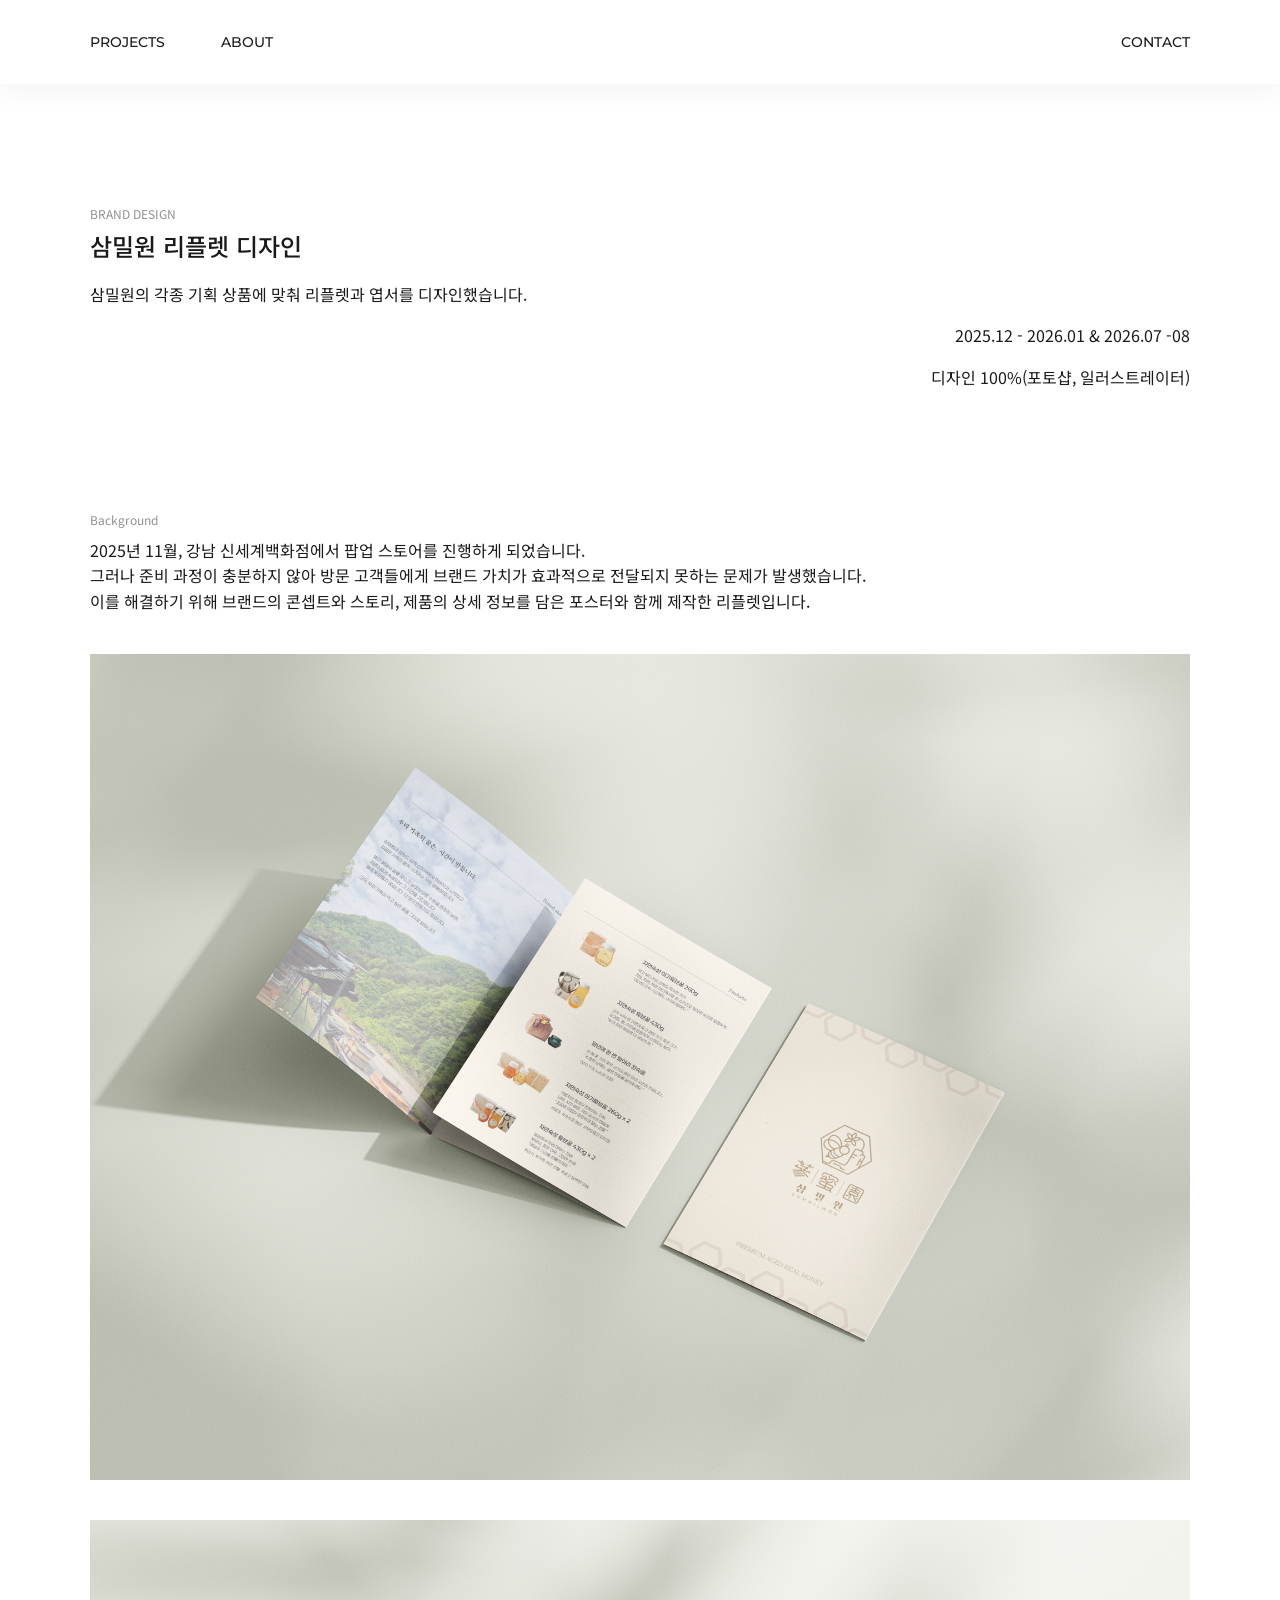
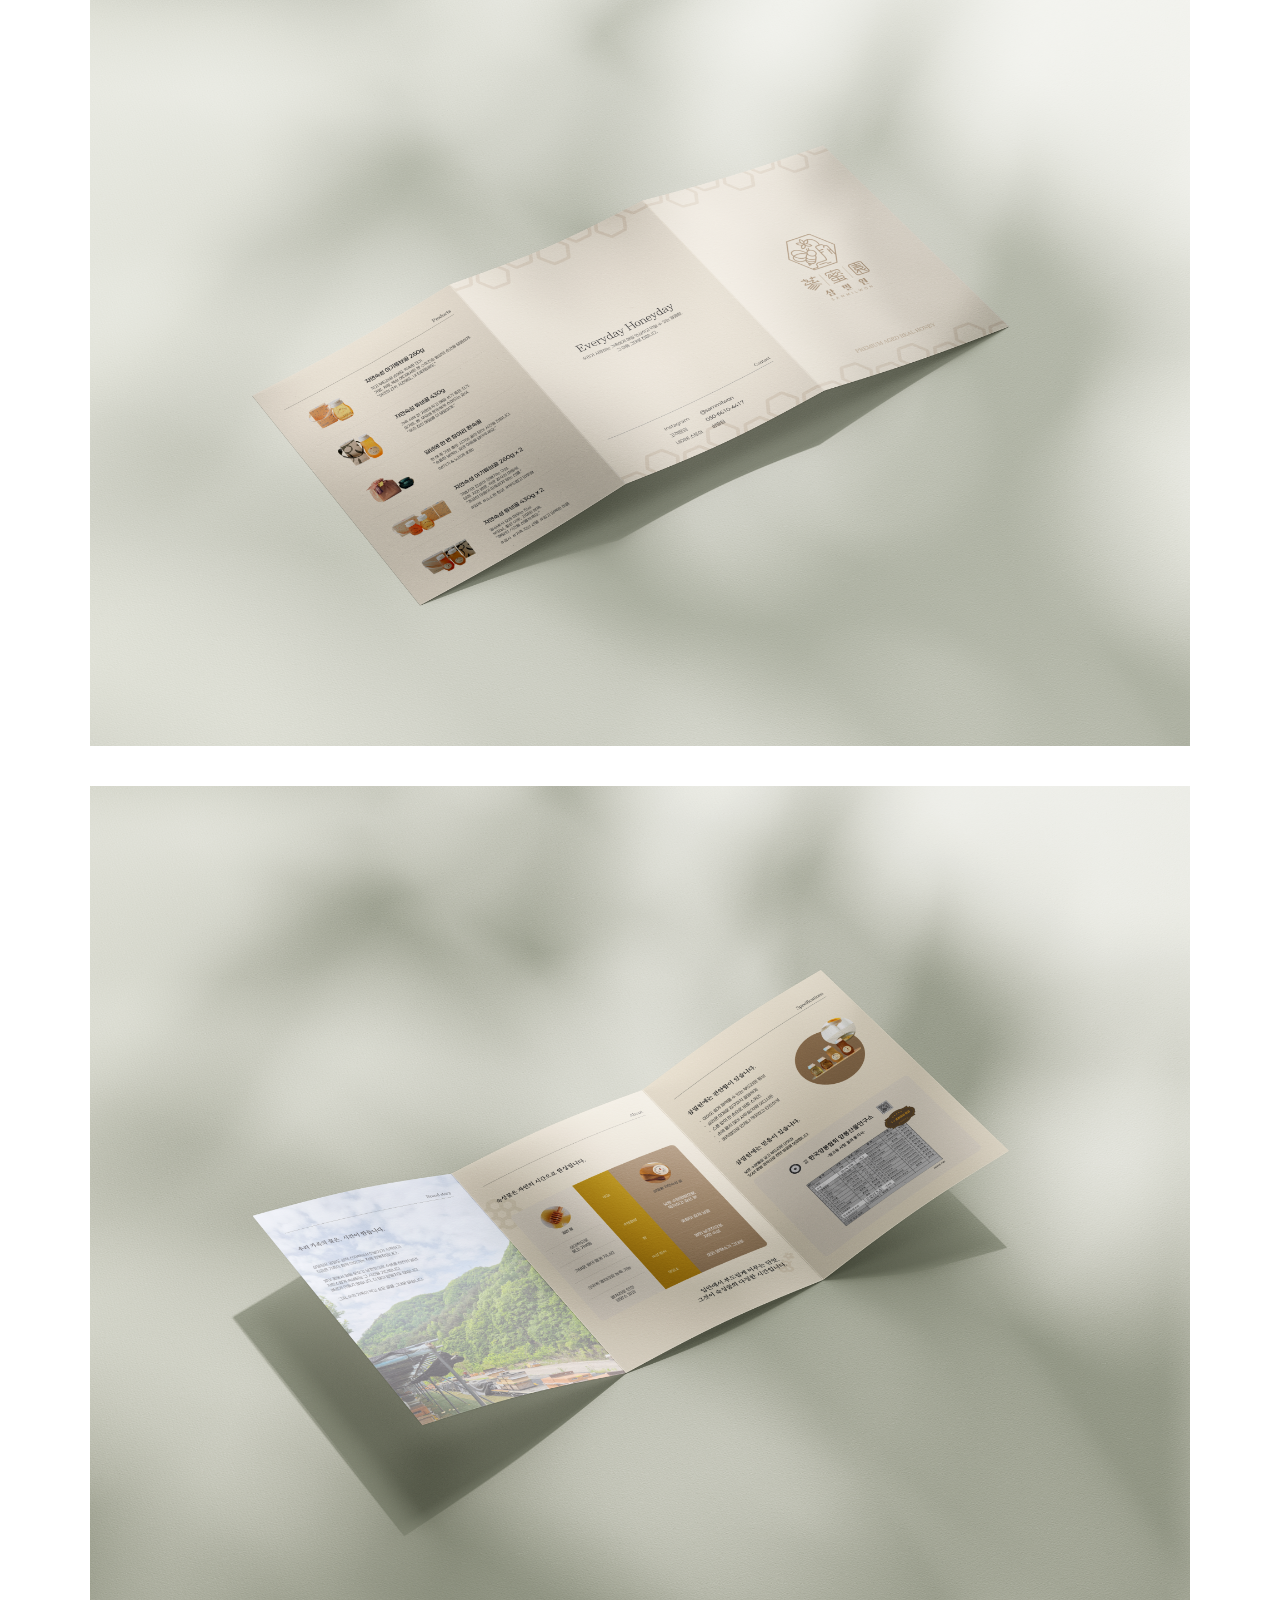
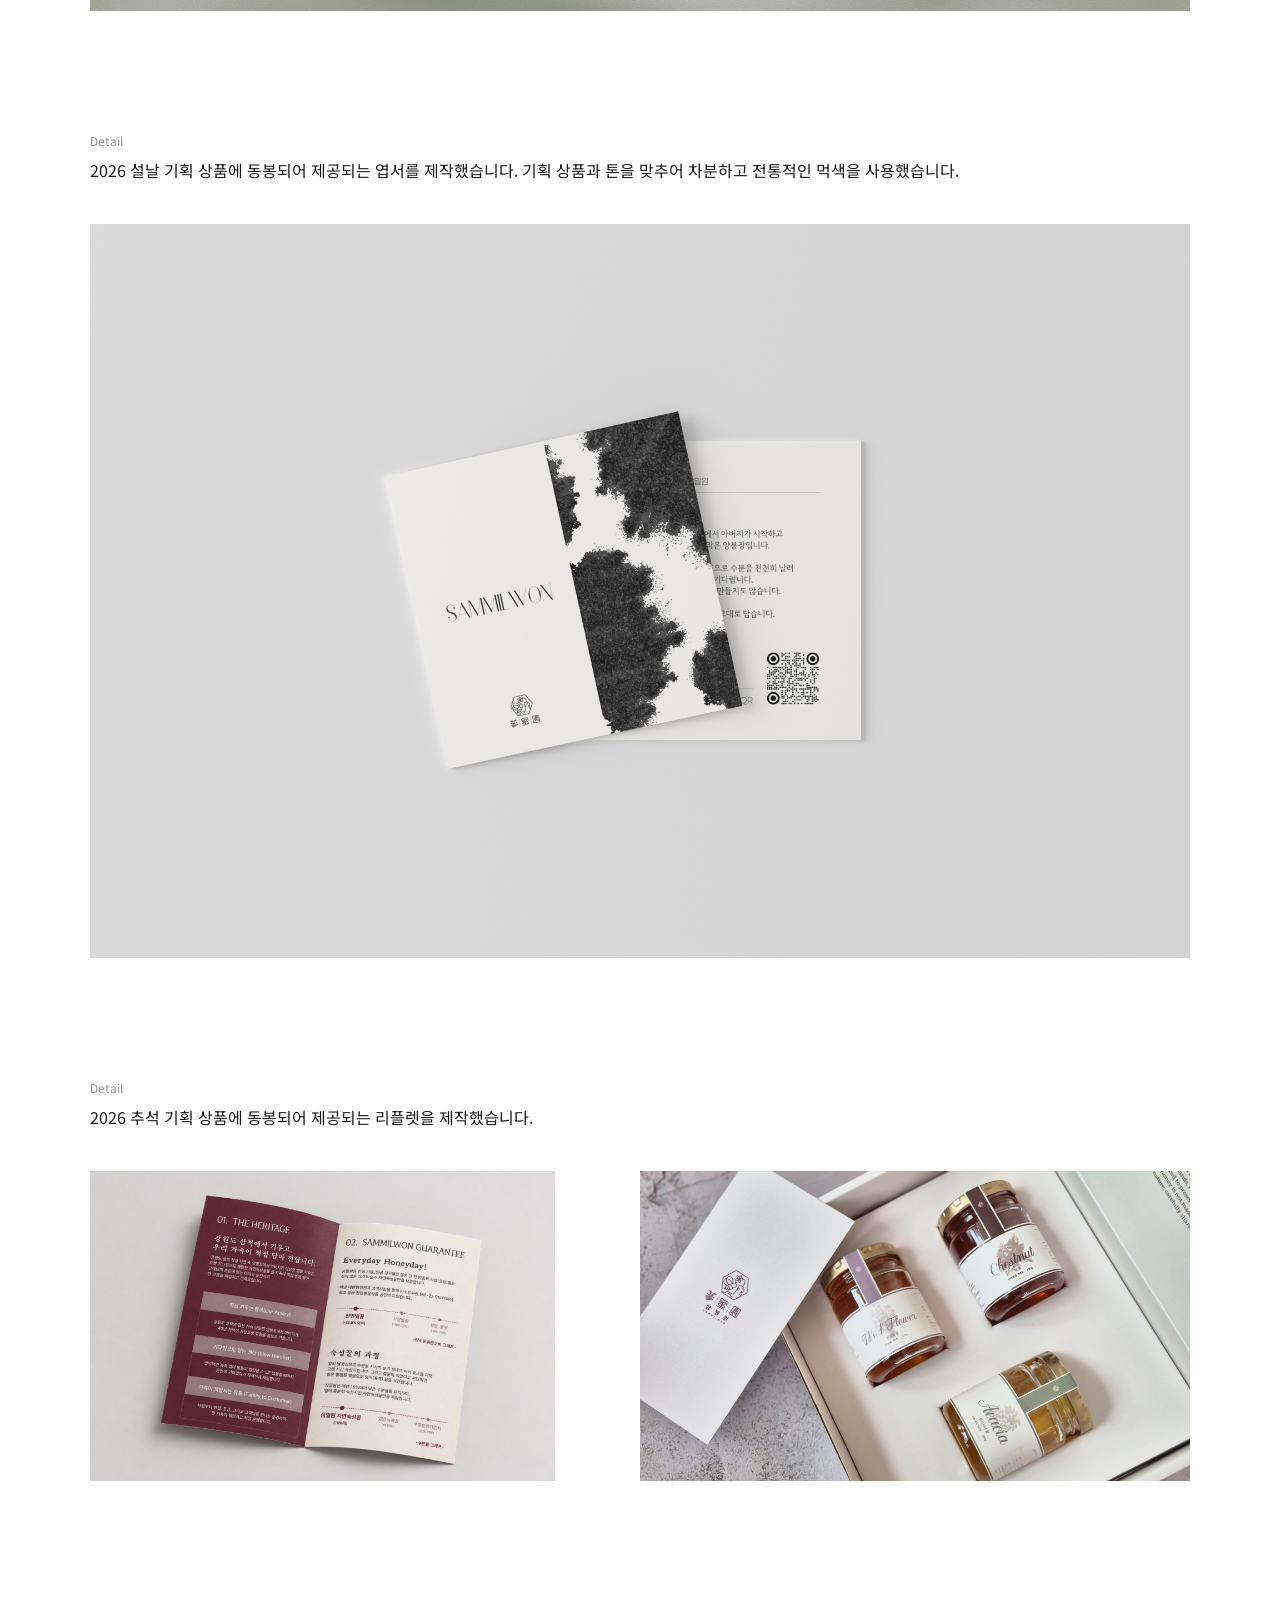
<file: projects/branding-04.html>
<!doctype html>
<html lang="ko">
<head>
  <meta charset="utf-8">
  <meta name="viewport" content="width=device-width, initial-scale=1">
  <title>리플렛 디자인 — BRANDING Portfolio</title>
  <link rel="preconnect" href="https://fonts.googleapis.com">
  <link rel="preconnect" href="https://fonts.gstatic.com" crossorigin>
  <link href="https://fonts.googleapis.com/css2?family=Montserrat:wght@500&family=Noto+Sans+KR:wght@400;500&display=swap" rel="stylesheet">
  <link rel="stylesheet" href="../style.css">
</head>
<body>
  <header class="header">
    <nav class="nav" aria-label="Main navigation">
      <div class="nav-left">
        <a href="../index.html#work">PROJECTS</a>
        <a href="../index.html#about">ABOUT</a>
      </div>
      <a href="../index.html#contact">CONTACT</a>
    </nav>
  </header>

  <main class="pd">
    <!-- 상단 정보 -->
    <header class="pd-head">
      <p class="pd-cat">BRAND DESIGN</p>
      <h1 class="pd-title">삼밀원 리플렛 디자인</h1>
      <p class="pd-desc">
        삼밀원의 각종 기획 상품에 맞춰 리플렛과 엽서를 디자인했습니다.
      </p>
      <div class="pd-info">
        <p>2025.12 - 2026.01 &amp; 2026.07 -08</p>
        <p>디자인 100%(포토샵, 일러스트레이터)</p>
      </div>
    </header>

    <!-- Background -->
    <section class="pd-sec">
      <h2 class="pd-label">Background</h2>
      <p>2025년 11월, 강남 신세계백화점에서 팝업 스토어를 진행하게 되었습니다.<br>
        그러나 준비 과정이 충분하지 않아 방문 고객들에게 브랜드 가치가 효과적으로 전달되지 못하는 문제가 발생했습니다.<br>
        이를 해결하기 위해 브랜드의 콘셉트와 스토리, 제품의 상세 정보를 담은 포스터와 함께 제작한 리플렛입니다.  </p>
    </section>
    
   
    <figure class="pd-img">
      <img src="../images/projects/branding-04/1leaflet.webp" alt="삼밀원 리플렛1" loading="lazy">
    </figure>

     <figure class="pd-img">
      <img src="../images/projects/branding-04/2leaflet.webp" alt="삼밀원 리플렛2" loading="lazy">
    </figure>

     <figure class="pd-img">
      <img src="../images/projects/branding-04/3leaflet.webp" alt="삼밀원 리플렛3" loading="lazy">
    </figure>

    <!-- Detail -->
    <section class="pd-sec">
      <h2 class="pd-label">Detail</h2>
      <p>2026 설날 기획 상품에 동봉되어 제공되는 엽서를 제작했습니다. 기획 상품과 톤을 맞추어 차분하고 전통적인 먹색을 사용했습니다.</p>
    </section>

    <figure class="pd-img">
      <img src="../images/projects/branding-04/4card.webp" alt="엽서" loading="lazy">
    </figure>

    <!-- Detail -->
    <section class="pd-sec">
      <h2 class="pd-label">Detail</h2>
      <p>2026 추석 기획 상품에 동봉되어 제공되는 리플렛을 제작했습니다. </p>
    </section>
    
    <figure class="pd-img">
      <img src="../images/projects/branding-04/5leaflet.webp" alt="리플렛" loading="lazy">
    </figure>

  

  

  </main>
</body>
</html>
</file>
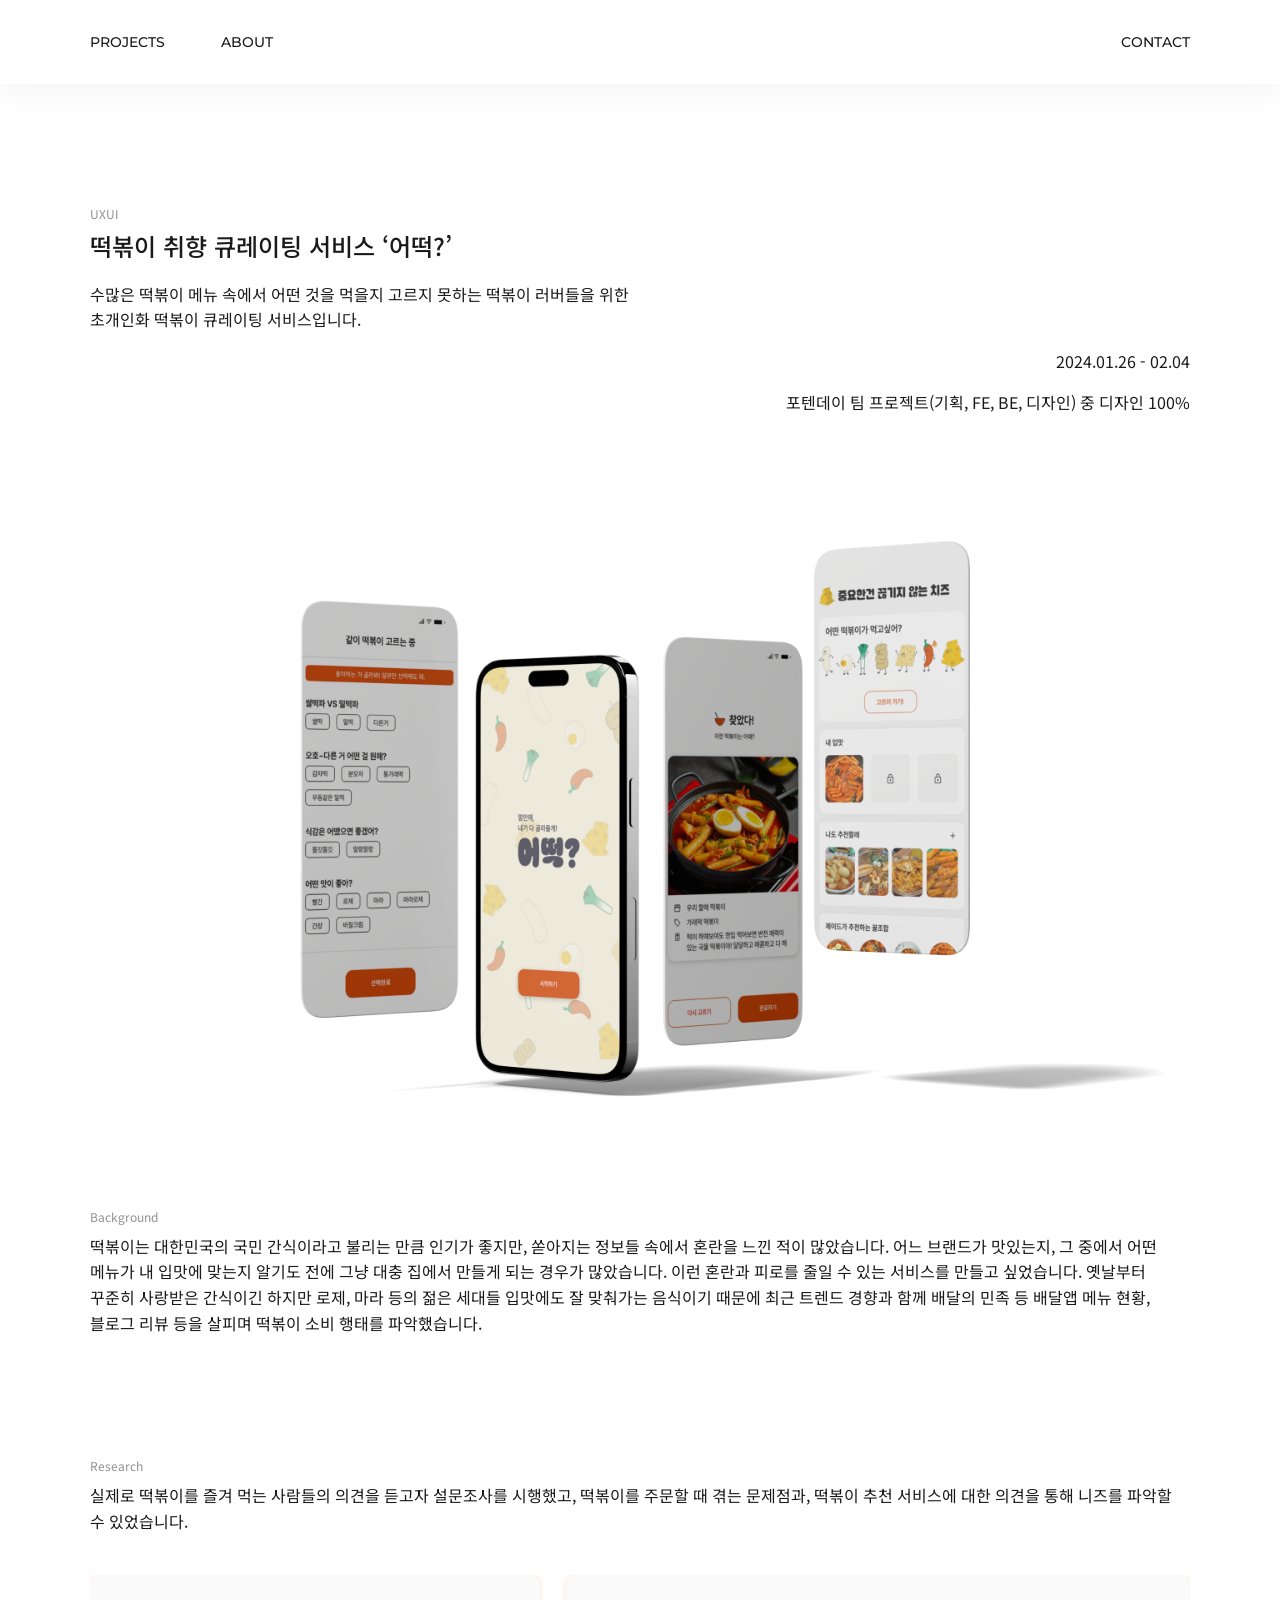
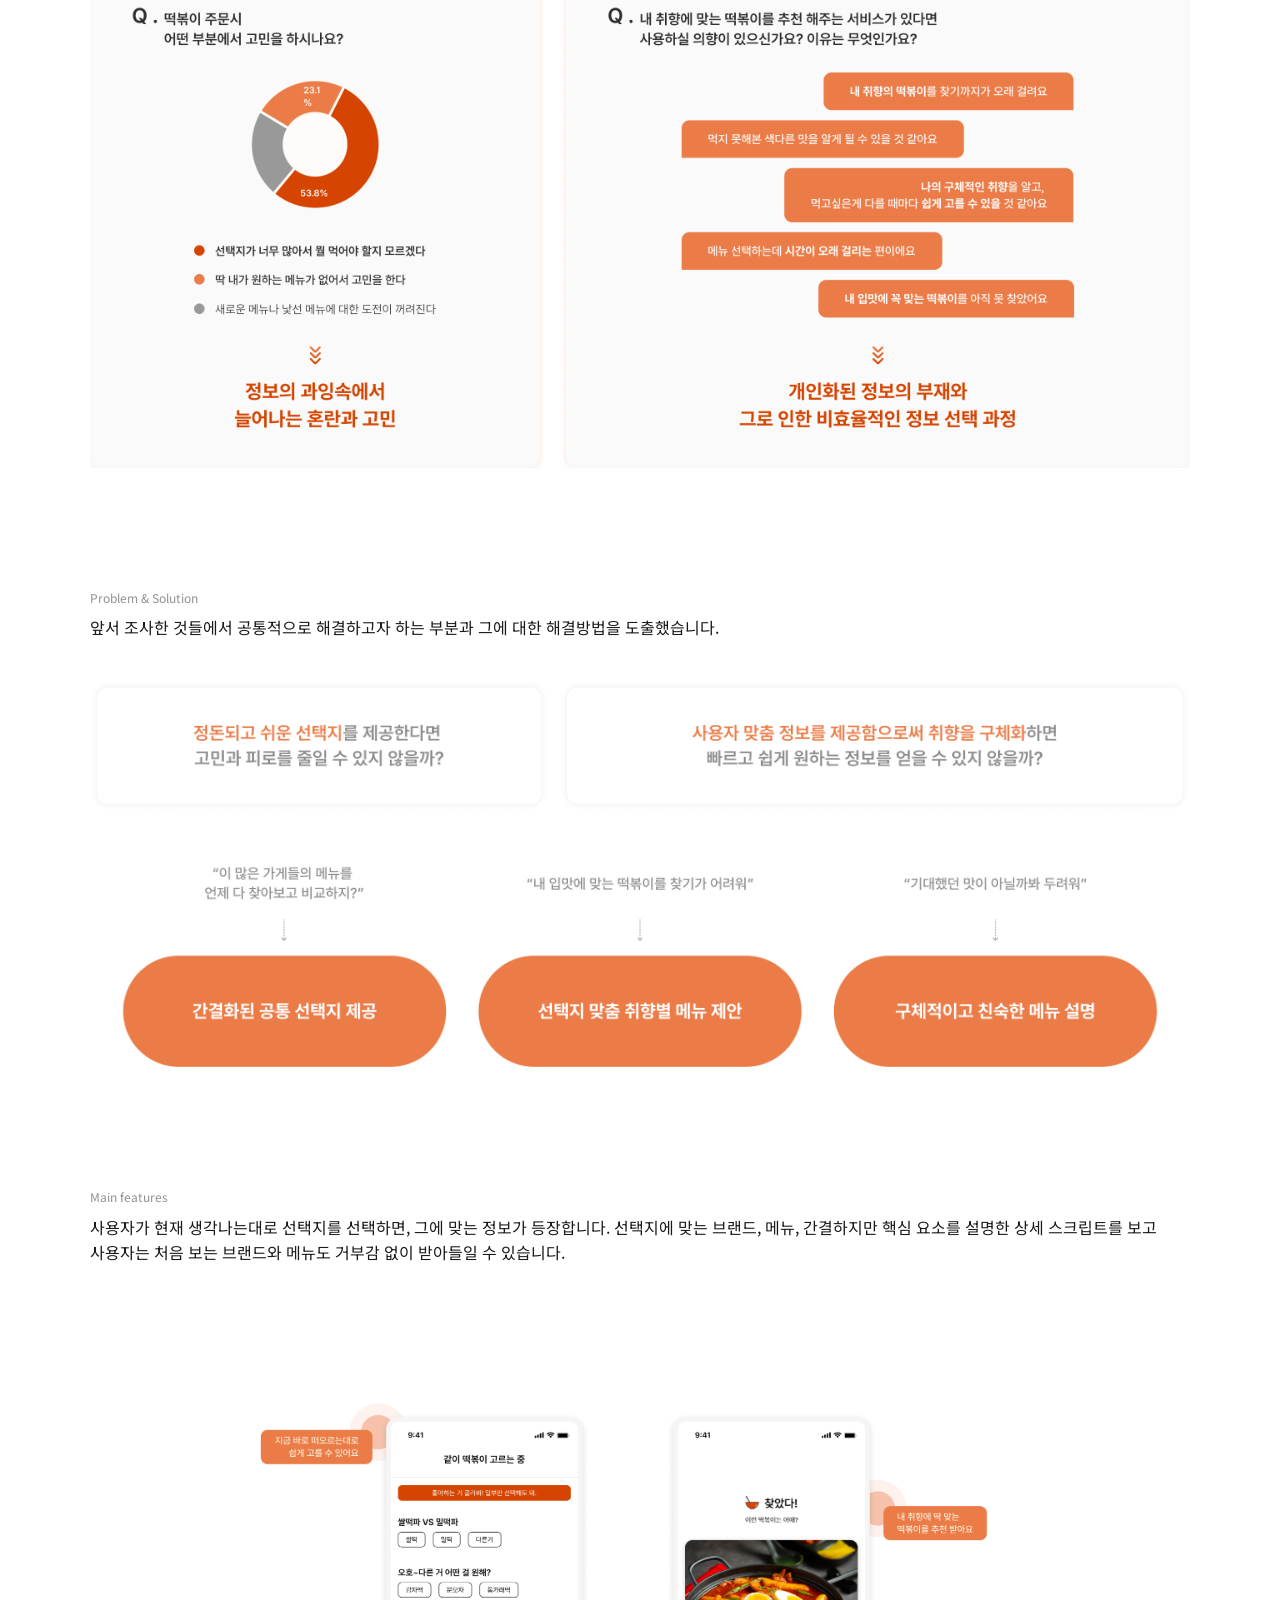
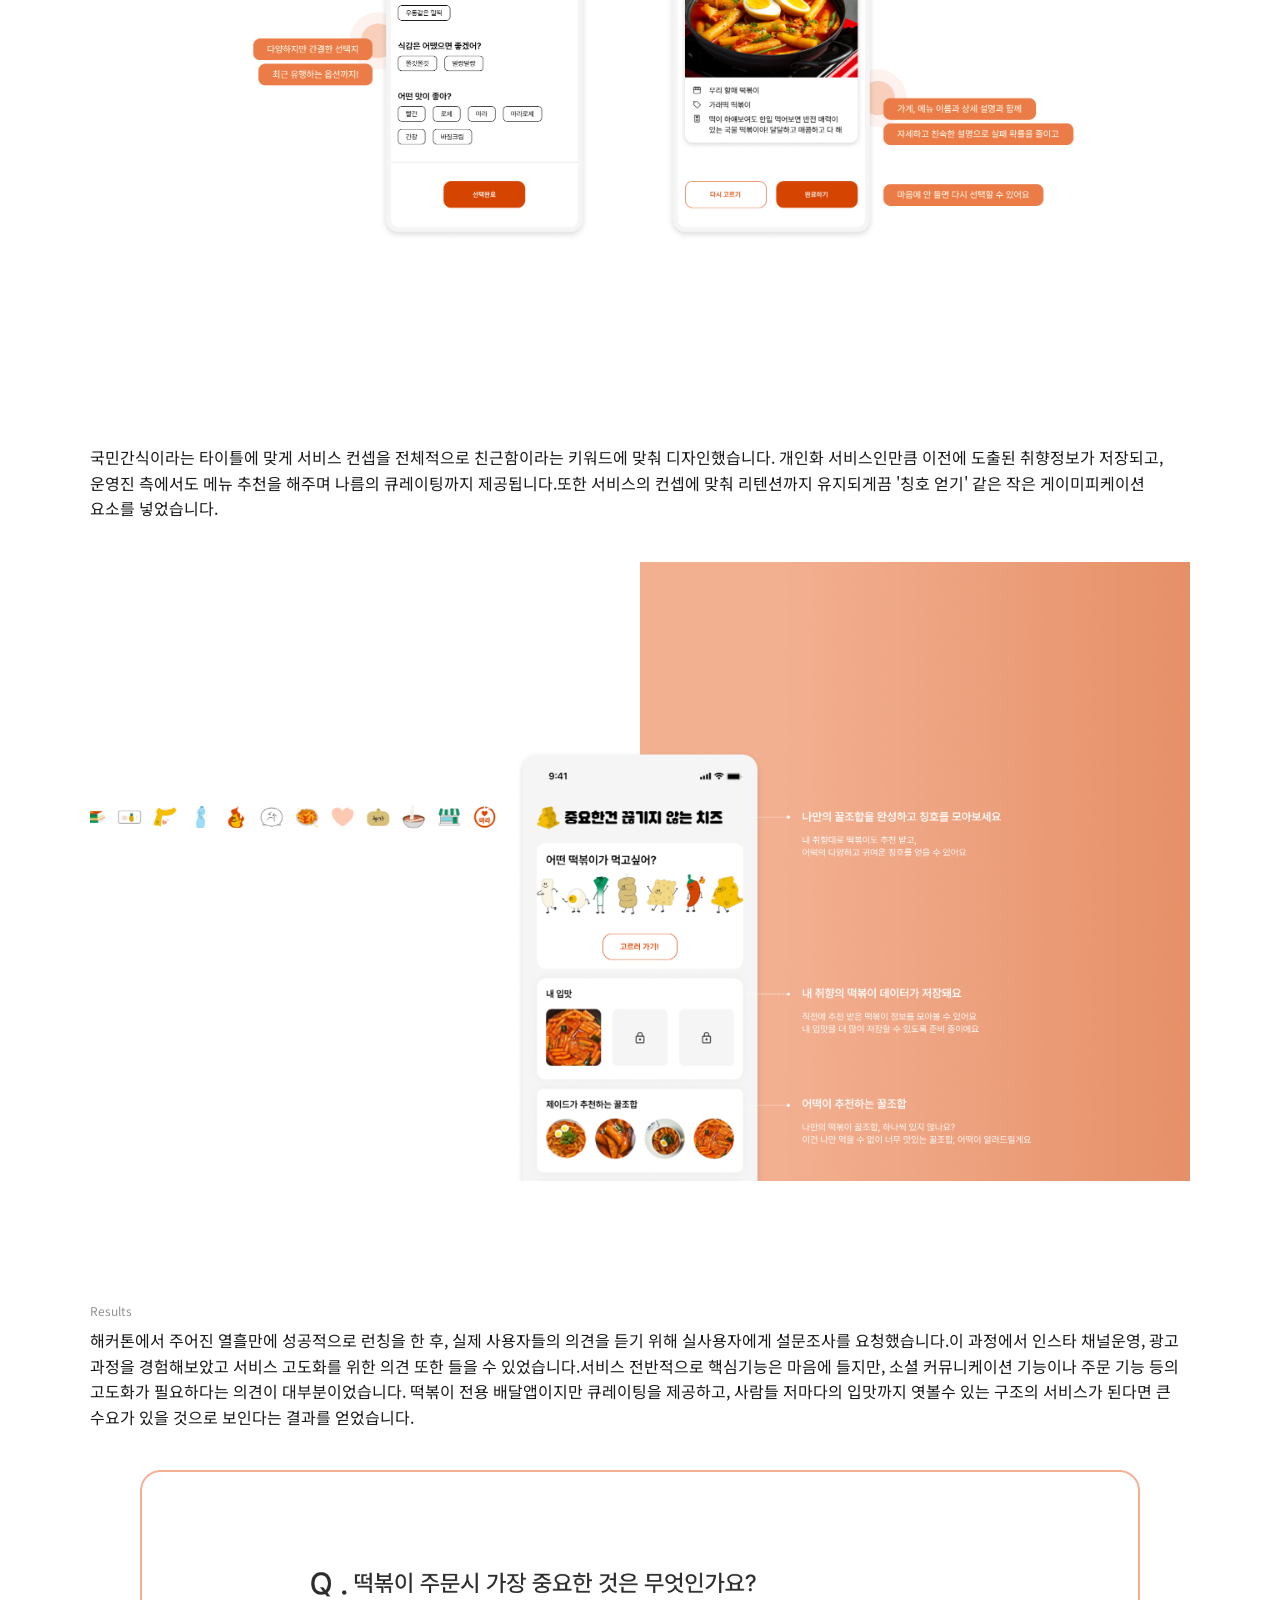
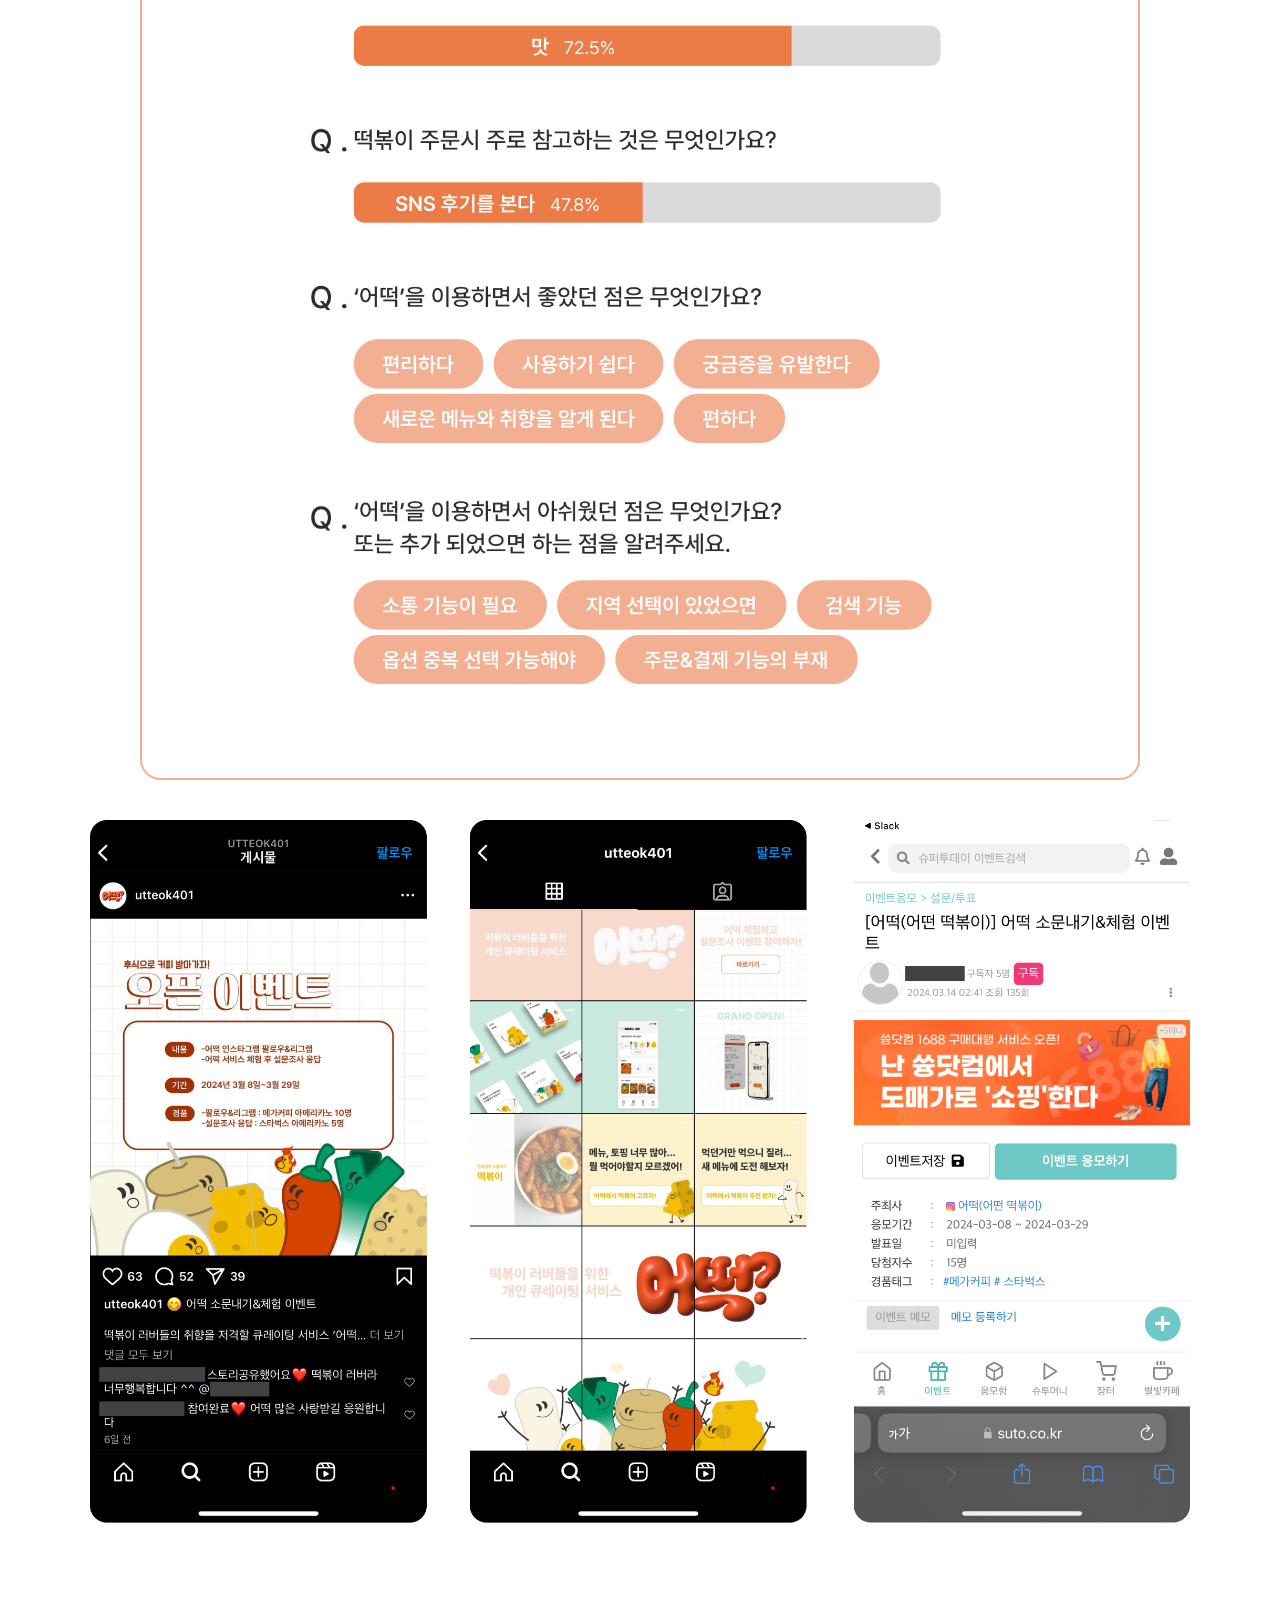
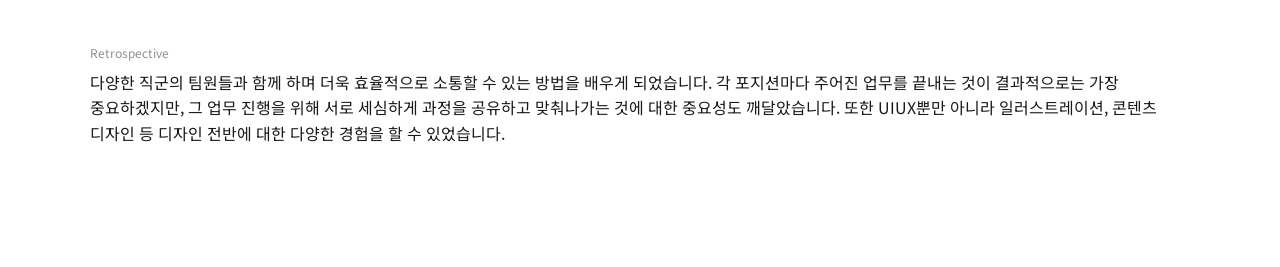
<file: projects/uxui-01.html>
<!doctype html>
<html lang="ko">
<head>
  <meta charset="utf-8">
  <meta name="viewport" content="width=device-width, initial-scale=1">
  <title>어떡? — UXUI Portfolio</title>
  <link rel="preconnect" href="https://fonts.googleapis.com">
  <link rel="preconnect" href="https://fonts.gstatic.com" crossorigin>
  <link href="https://fonts.googleapis.com/css2?family=Montserrat:wght@500&family=Noto+Sans+KR:wght@400;500&display=swap" rel="stylesheet">
  <link rel="stylesheet" href="../style.css">
</head>
<body>
  <header class="header">
    <nav class="nav" aria-label="Main navigation">
      <div class="nav-left">
        <a href="../index.html#work">PROJECTS</a>
        <a href="../index.html#about">ABOUT</a>
      </div>
      <a href="../index.html#contact">CONTACT</a>
    </nav>
  </header>

  <main class="pd">
    <!-- 상단 정보 -->
    <header class="pd-head">
      <p class="pd-cat">UXUI</p>
      <h1 class="pd-title">떡볶이 취향 큐레이팅 서비스 ‘어떡?’</h1>
      <p class="pd-desc">
        수많은 떡볶이 메뉴 속에서 어떤 것을 먹을지 고르지 못하는 떡볶이 러버들을 위한<br>
        초개인화 떡볶이 큐레이팅 서비스입니다.
      </p>
      <div class="pd-info">
        <p>2024.01.26 - 02.04</p>
        <p>포텐데이 팀 프로젝트(기획, FE, BE, 디자인) 중 디자인 100%</p>
      </div>
    </header>

    <!-- 대표 이미지 -->
    <figure class="pd-img pd-hero">
      <img src="../images/projects/uxui-01/1main.webp" alt="어떡? 대표 이미지" loading="lazy">
    </figure>

    <!-- Background -->
    <section class="pd-sec">
      <h2 class="pd-label">Background</h2>
      <p>떡볶이는 대한민국의 국민 간식이라고 불리는 만큼 인기가 좋지만, 쏟아지는 정보들 속에서 혼란을 느낀 적이 많았습니다. 
어느 브랜드가 맛있는지, 그 중에서 어떤 메뉴가 내 입맛에 맞는지 알기도 전에 그냥 대충 집에서 만들게 되는 경우가 많았습니다. 이런 혼란과 피로를 줄일 수 있는 서비스를 만들고 싶었습니다.
옛날부터 꾸준히 사랑받은 간식이긴 하지만 로제, 마라 등의 젊은 세대들 입맛에도 잘 맞춰가는 음식이기 때문에 
최근 트렌드 경향과 함께 배달의 민족 등 배달앱 메뉴 현황, 블로그 리뷰 등을 살피며 떡볶이 소비 행태를 파악했습니다.</p>
    </section>

    <!-- Research -->
    <section class="pd-sec">
      <h2 class="pd-label">Research</h2>
      <p>실제로 떡볶이를 즐겨 먹는 사람들의 의견을 듣고자 설문조사를 시행했고, 떡볶이를 주문할 때 겪는 문제점과, 떡볶이 추천 서비스에 대한 의견을 통해 니즈를 파악할 수 있었습니다.</p>
    </section>
    <figure class="pd-img">
      <img src="../images/projects/uxui-01/2research.webp" alt="리서치 결과" loading="lazy">
    </figure>

    <!-- Problem & Solution -->
    <section class="pd-sec">
      <h2 class="pd-label">Problem &amp; Solution</h2>
      <p>앞서 조사한 것들에서 공통적으로 해결하고자 하는 부분과 그에 대한 해결방법을 도출했습니다.</p>
    </section>
    <figure class="pd-img">
      <img src="../images/projects/uxui-01/3solution.webp" alt="문제와 해결" loading="lazy">
    </figure>

    <!-- Main features -->
    <section class="pd-sec">
      <h2 class="pd-label">Main features</h2>
      <p>사용자가 현재 생각나는대로 선택지를 선택하면, 그에 맞는 정보가 등장합니다. 선택지에 맞는 브랜드, 메뉴, 간결하지만 핵심 요소를 설명한 상세 스크립트를 보고 사용자는 처음 보는 브랜드와 메뉴도 거부감 없이 받아들일 수 있습니다.</p>
    </section>
    <figure class="pd-img">
      <img src="../images/projects/uxui-01/4features.webp" alt="주요 기능 1" loading="lazy">
    </figure>

    <section class="pd-sec">
      <p>국민간식이라는 타이틀에 맞게 서비스 컨셉을 전체적으로 친근함이라는 키워드에 맞춰 디자인했습니다. 개인화 서비스인만큼 이전에 도출된 취향정보가 저장되고, 
운영진 측에서도 메뉴 추천을 해주며 나름의 큐레이팅까지 제공됩니다.또한 서비스의 컨셉에 맞춰 리텐션까지 유지되게끔  '칭호 얻기' 같은 작은 게이미피케이션 요소를 넣었습니다.</p>
    </section>
    <figure class="pd-img">
      <img src="../images/projects/uxui-01/5features.webp" alt="주요 기능 2" loading="lazy">
    </figure>

    <!-- Results -->
    <section class="pd-sec">
      <h2 class="pd-label">Results</h2>
      <p>해커톤에서 주어진 열흘만에 성공적으로 런칭을 한 후, 실제 사용자들의 의견을 듣기 위해 실사용자에게 설문조사를 요청했습니다.이 과정에서 인스타 채널운영, 광고 과정을 경험해보았고 서비스 고도화를 위한 의견 또한 들을 수 있었습니다.서비스 전반적으로 핵심기능은 마음에 들지만, 소셜 커뮤니케이션 기능이나 주문 기능 등의 고도화가 필요하다는 의견이 대부분이었습니다. 떡볶이 전용 배달앱이지만 큐레이팅을 제공하고, 
사람들 저마다의 입맛까지 엿볼수 있는 구조의 서비스가 된다면 큰 수요가 있을 것으로 보인다는 결과를 얻었습니다. </p>
    </section>
    <figure class="pd-img w-1000">
      <img src="../images/projects/uxui-01/6afterthat.webp" alt="결과" loading="lazy">
    </figure>

    <!-- 이미지 2장을 나란히 놓고 싶을 때 -->
    
      <figure class="pd-img"><img src="../images/projects/uxui-01/7sns.webp" alt="" loading="lazy"></figure>
      
    

    <!-- Retrospective -->
    <section class="pd-sec">
      <h2 class="pd-label">Retrospective</h2>
      <p>다양한 직군의 팀원들과 함께 하며 더욱 효율적으로 소통할 수 있는 방법을 배우게 되었습니다.
각 포지션마다 주어진 업무를 끝내는 것이 결과적으로는 가장 중요하겠지만, 그 업무 진행을 위해 서로 세심하게 과정을 공유하고 맞춰나가는 것에 대한 중요성도 깨달았습니다.
또한 UIUX뿐만 아니라 일러스트레이션, 콘텐츠 디자인 등 디자인 전반에 대한 다양한 경험을 할 수 있었습니다.</p>
    </section>
  </main>
</body>
</html>
</file>
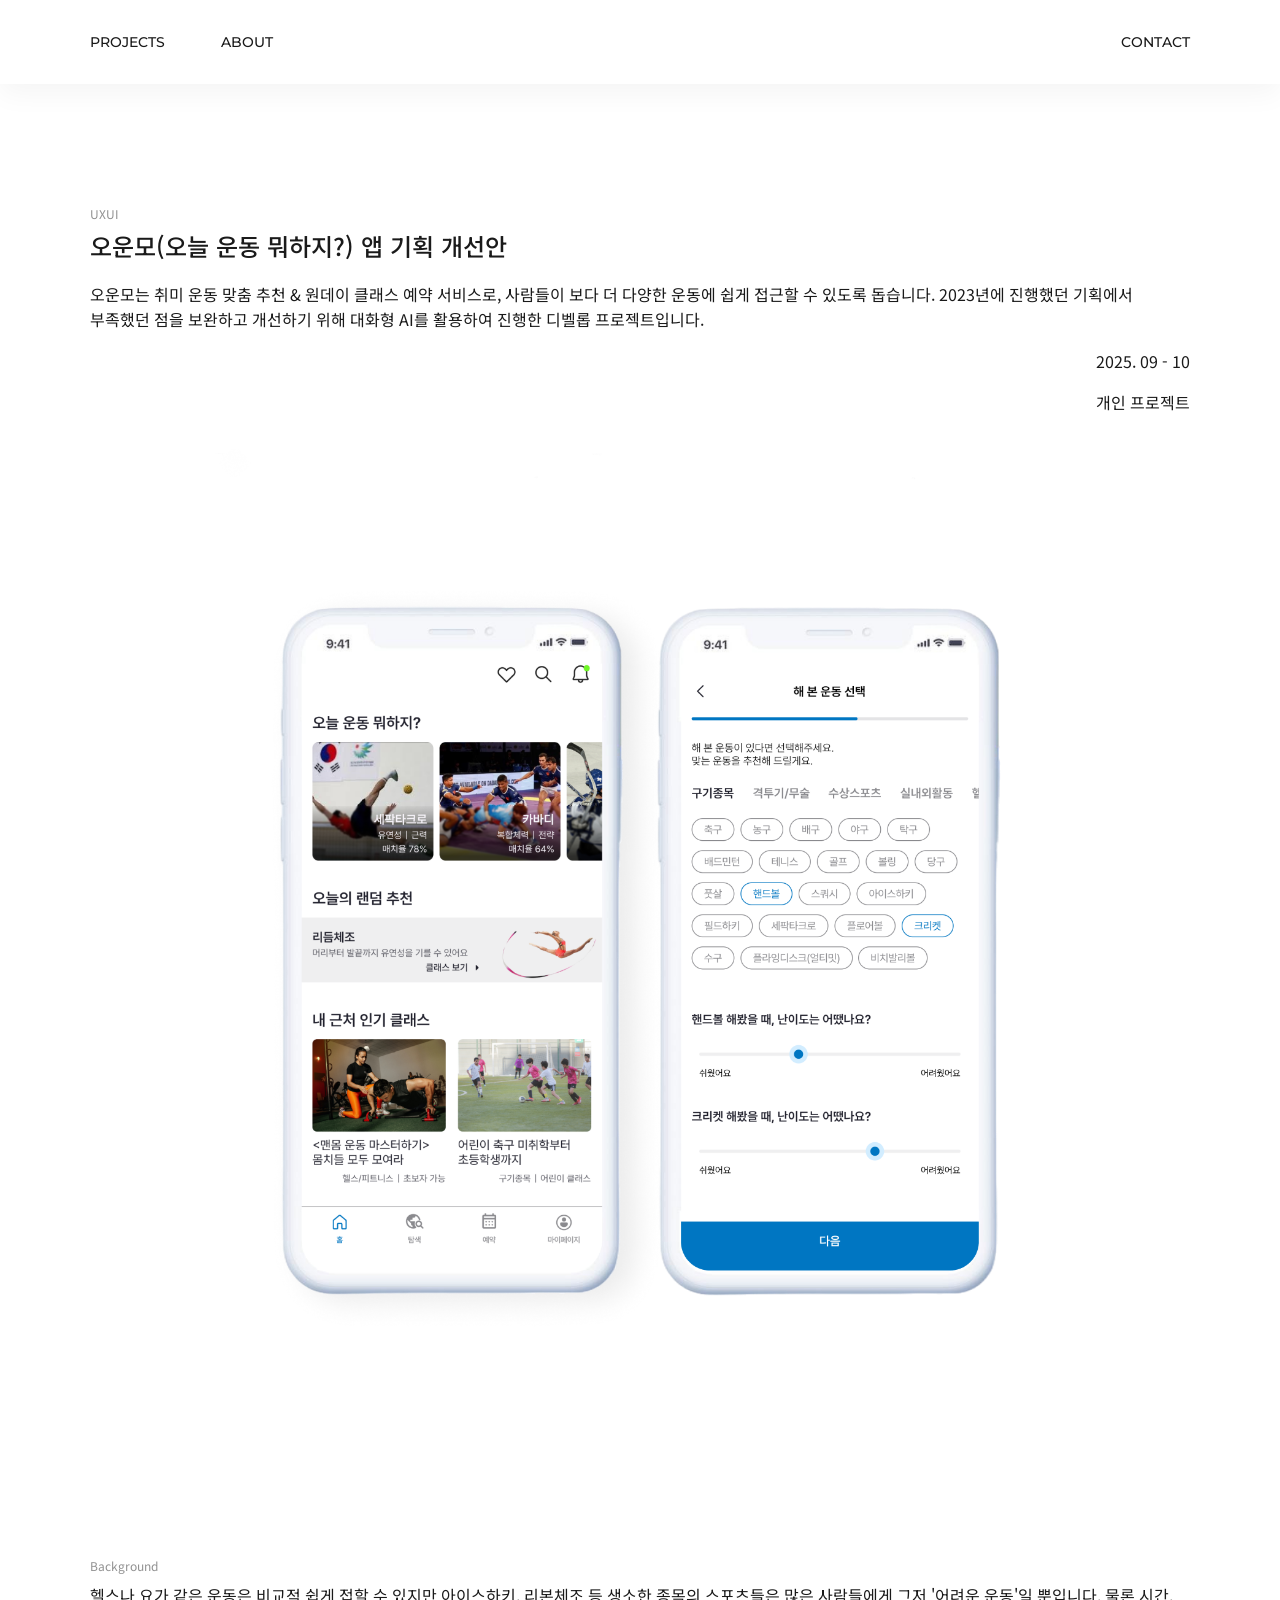
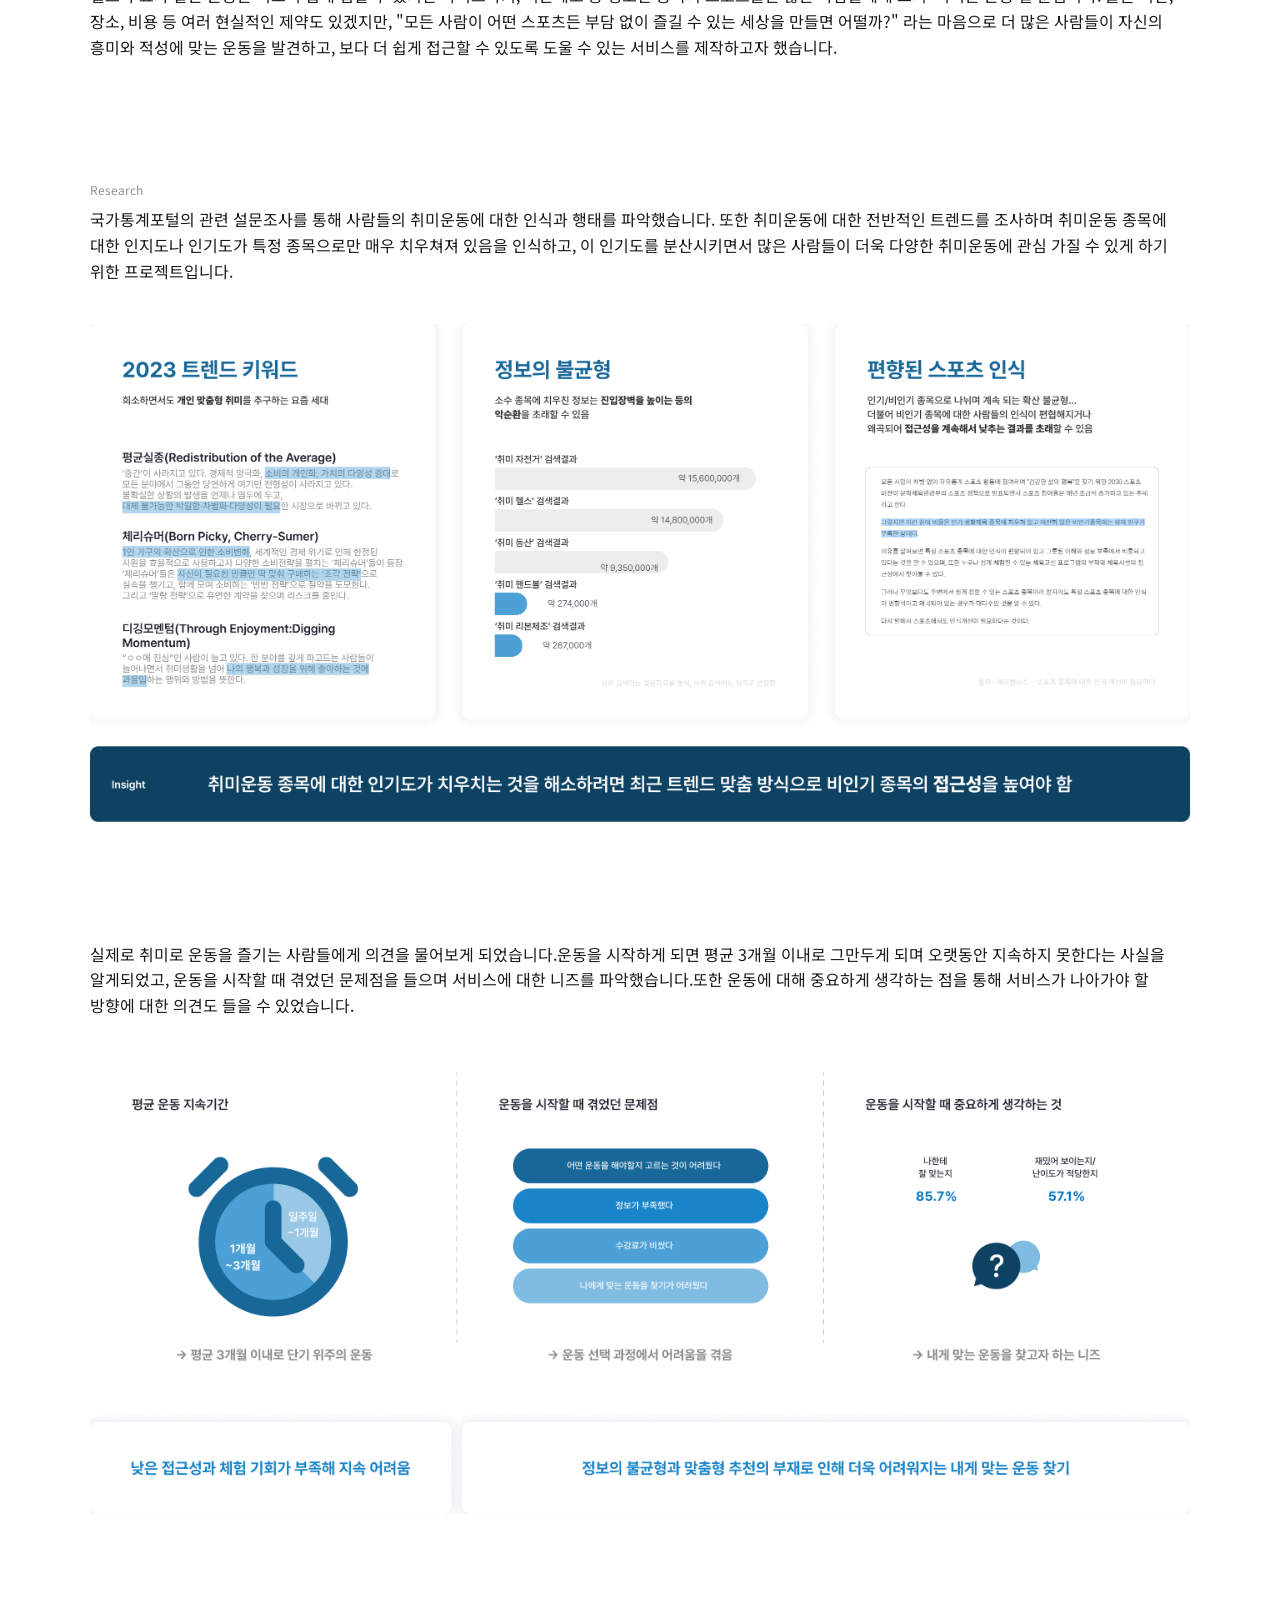
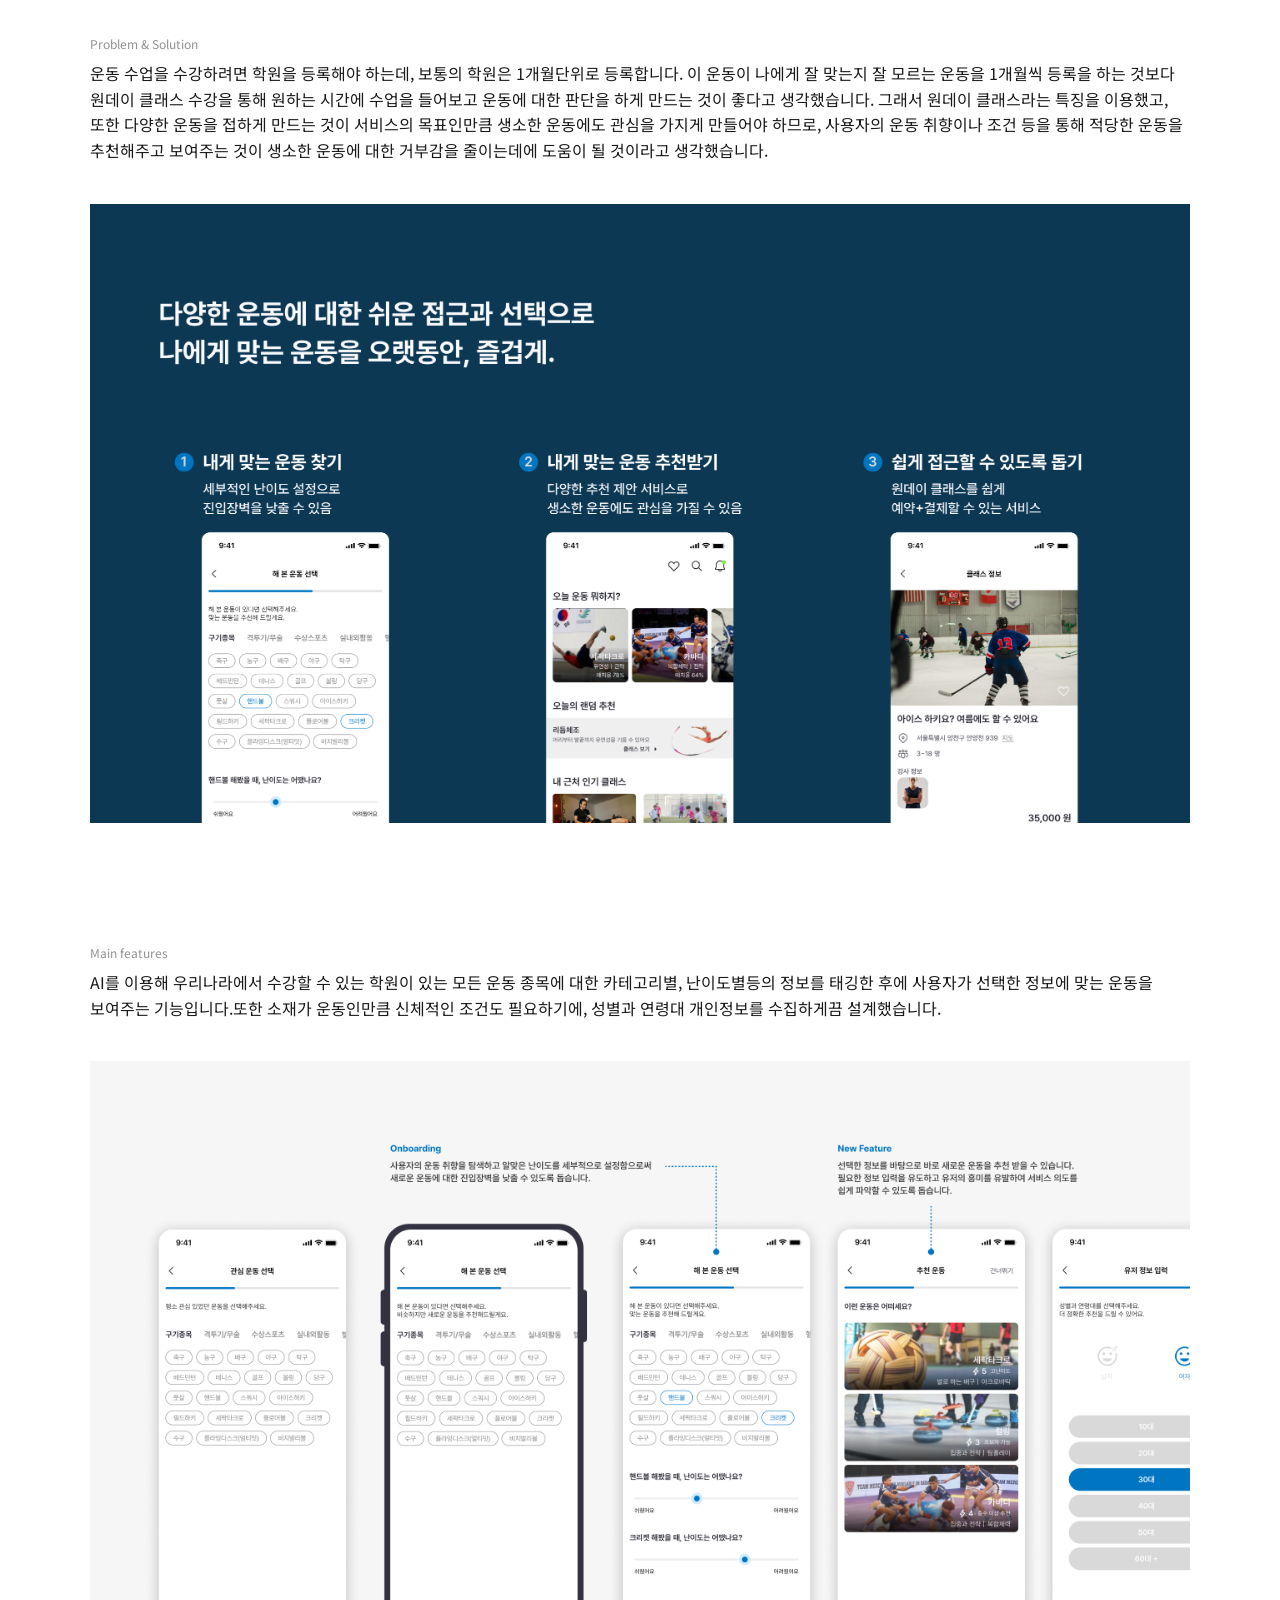
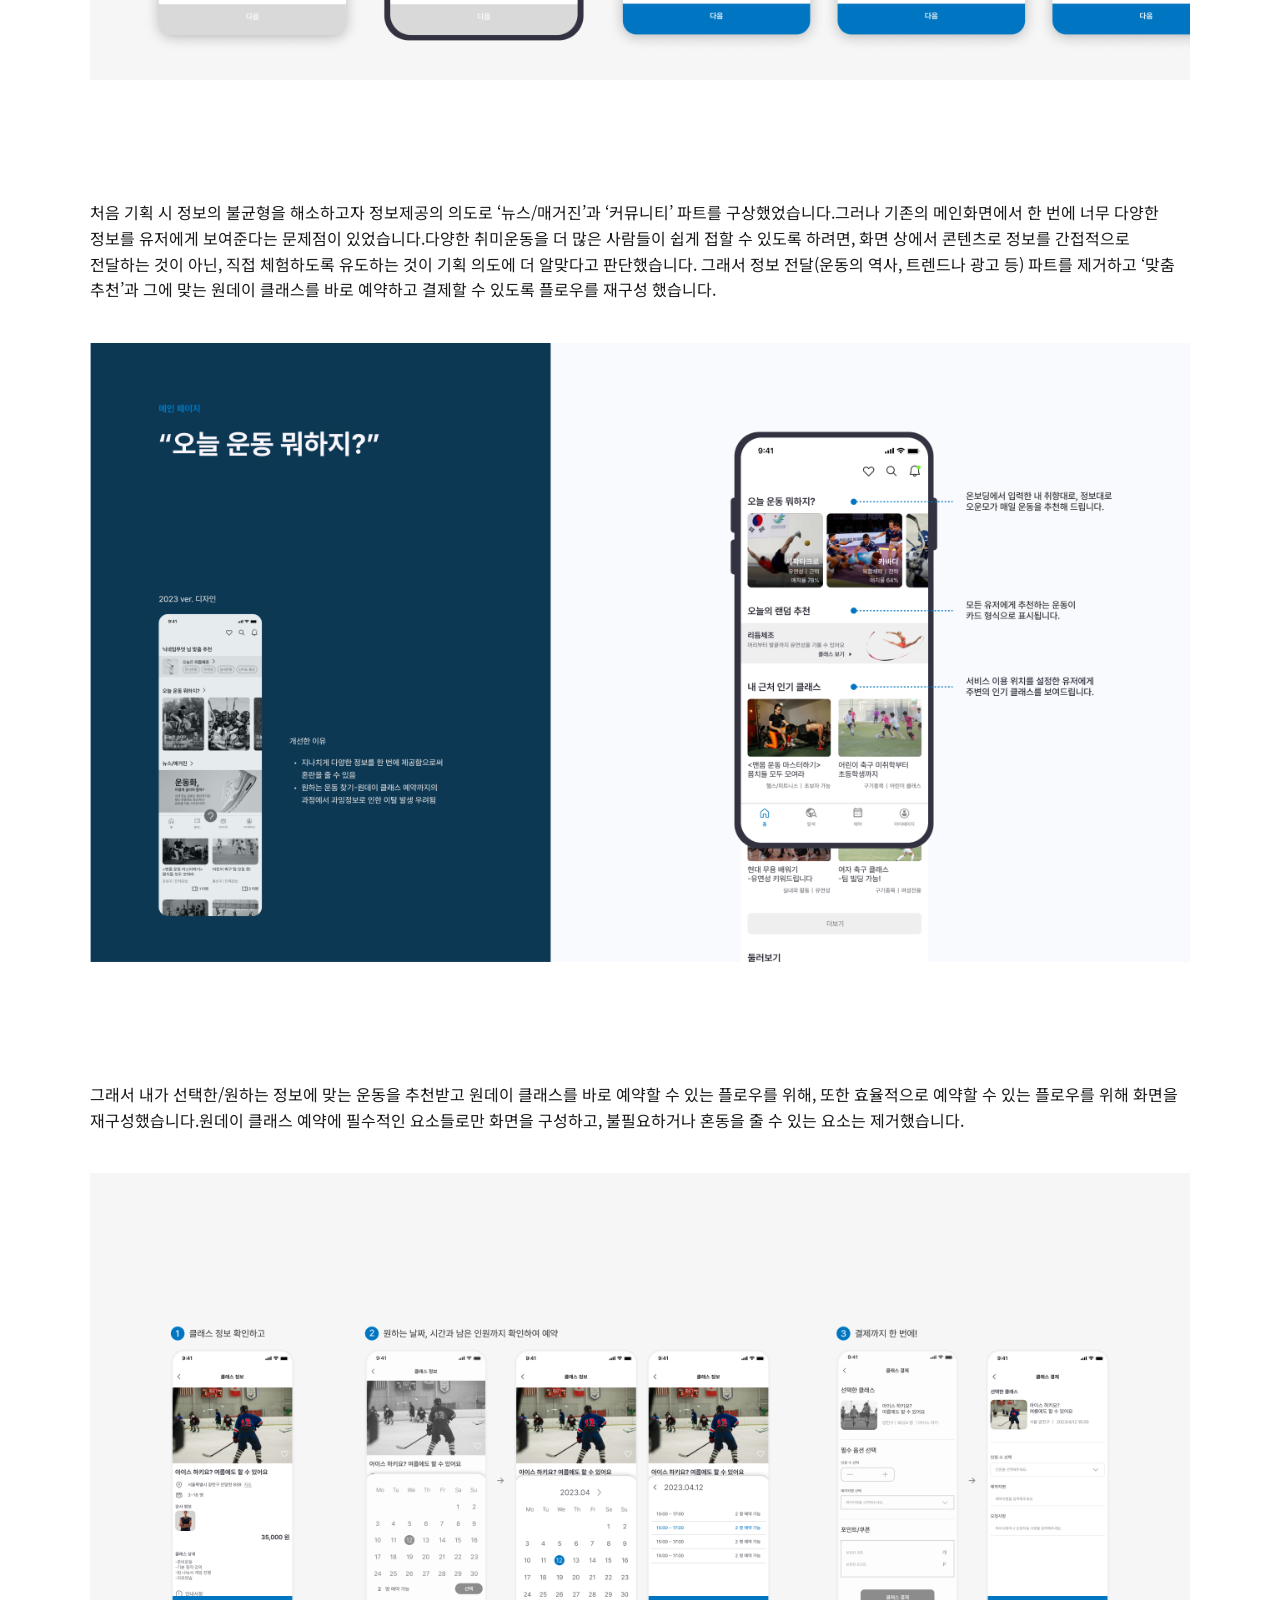
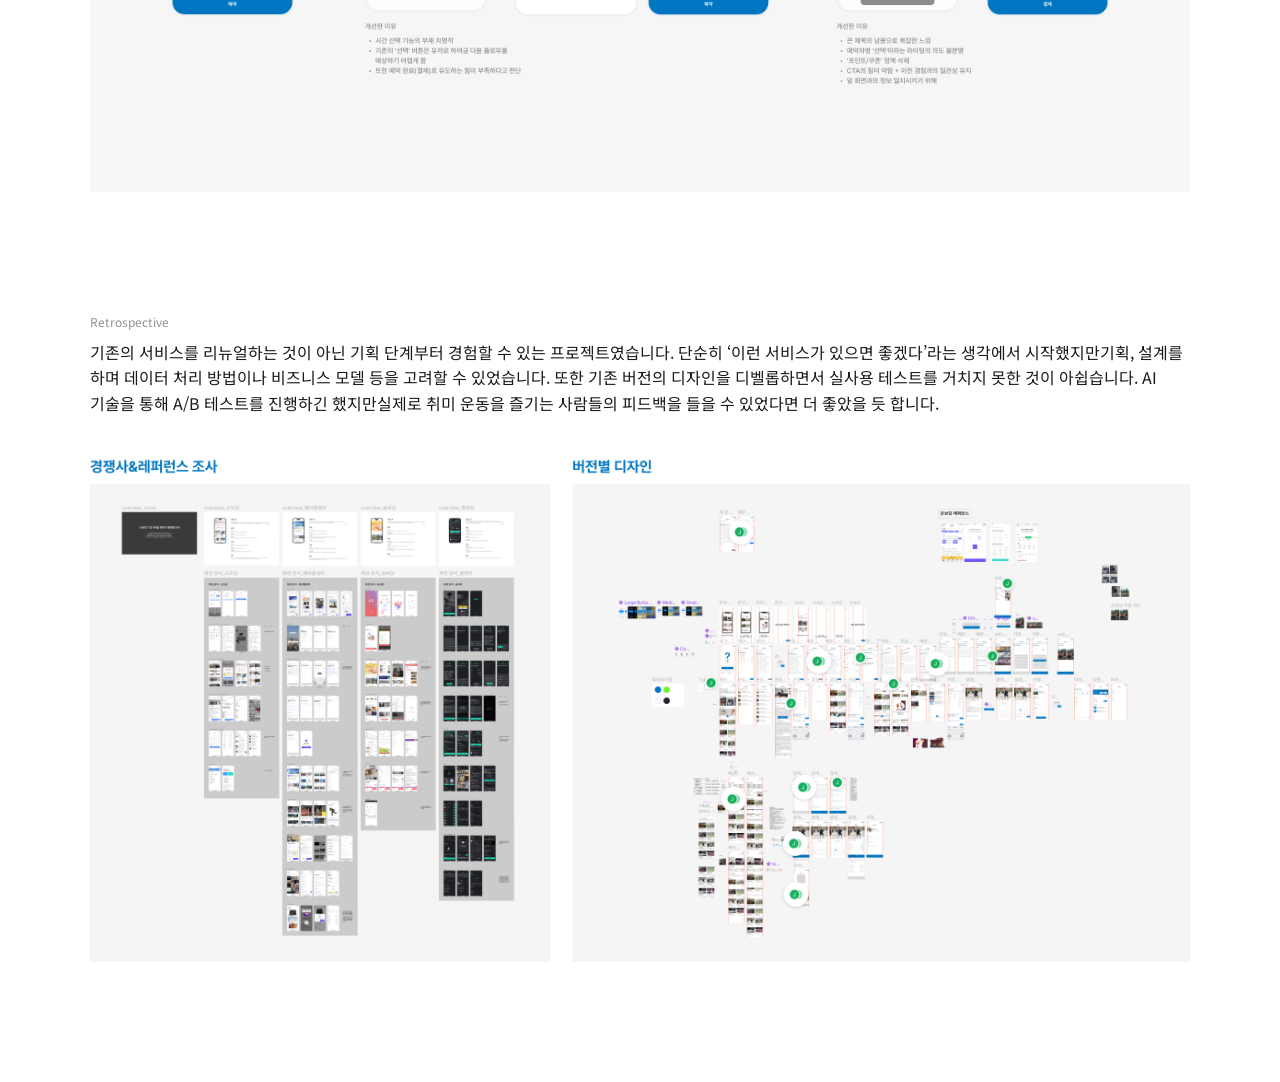
<file: projects/uxui-02.html>
<!doctype html>
<html lang="ko">
<head>
  <meta charset="utf-8">
  <meta name="viewport" content="width=device-width, initial-scale=1">
  <title>오운모 — UXUI Portfolio</title>
  <link rel="preconnect" href="https://fonts.googleapis.com">
  <link rel="preconnect" href="https://fonts.gstatic.com" crossorigin>
  <link href="https://fonts.googleapis.com/css2?family=Montserrat:wght@500&family=Noto+Sans+KR:wght@400;500&display=swap" rel="stylesheet">
  <link rel="stylesheet" href="../style.css">
</head>
<body>
  <header class="header">
    <nav class="nav" aria-label="Main navigation">
      <div class="nav-left">
        <a href="../index.html#work">PROJECTS</a>
        <a href="../index.html#about">ABOUT</a>
      </div>
      <a href="../index.html#contact">CONTACT</a>
    </nav>
  </header>

  <main class="pd">
    <!-- 상단 정보 -->
    <header class="pd-head">
      <p class="pd-cat">UXUI</p>
      <h1 class="pd-title">오운모(오늘 운동 뭐하지?) 앱 기획 개선안</h1>
      <p class="pd-desc">
        오운모는 취미 운동 맞춤 추천 & 원데이 클래스 예약 서비스로, 사람들이 보다 더 다양한 운동에 쉽게 접근할 수 있도록 돕습니다. 
2023년에 진행했던 기획에서 부족했던 점을 보완하고 개선하기 위해 대화형 AI를 활용하여 진행한 디벨롭 프로젝트입니다.
      </p>
      <div class="pd-info">
        <p>2025. 09 - 10</p>
        <p>개인 프로젝트</p>
      </div>
    </header>

    <!-- 대표 이미지 -->
    <figure class="pd-img pd-hero">
      <img src="../images/projects/uxui-02/1main.webp" alt="오운모 대표 이미지" loading="lazy">
    </figure>

    <!-- Background -->
    <section class="pd-sec">
      <h2 class="pd-label">Background</h2>
      <p>헬스나 요가 같은 운동은 비교적 쉽게 접할 수 있지만 아이스하키, 리본체조 등 생소한 종목의 스포츠들은 많은 사람들에게 그저 '어려운 운동'일 뿐입니다.
물론 시간, 장소, 비용 등 여러 현실적인 제약도 있겠지만, "모든 사람이 어떤 스포츠든 부담 없이 즐길 수 있는 세상을 만들면 어떨까?"  
라는 마음으로 더 많은 사람들이 자신의 흥미와 적성에 맞는 운동을 발견하고, 보다 더 쉽게 접근할 수 있도록 도울 수 있는 서비스를 제작하고자 했습니다. </p>
    </section>

    <!-- Research -->
    <section class="pd-sec">
      <h2 class="pd-label">Research</h2>
      <p>국가통계포털의 관련 설문조사를 통해 사람들의 취미운동에 대한 인식과 행태를 파악했습니다. 또한 취미운동에 대한 전반적인 트렌드를 조사하며 취미운동 종목에 대한 인지도나 인기도가 
특정 종목으로만 매우 치우쳐져 있음을 인식하고, 이 인기도를 분산시키면서 많은 사람들이 더욱 다양한 취미운동에 관심 가질 수 있게 하기 위한 프로젝트입니다.</p>
    </section>
    <figure class="pd-img">
      <img src="../images/projects/uxui-02/2research.webp" alt="리서치 결과" loading="lazy">
    </figure>

    <section class="pd-sec">
      <p>실제로 취미로 운동을 즐기는 사람들에게 의견을 물어보게 되었습니다.운동을 시작하게 되면 평균 3개월 이내로 그만두게 되며 오랫동안 지속하지 못한다는 사실을 알게되었고, 운동을 시작할 때 겪었던 문제점을 들으며 서비스에 대한 니즈를 파악했습니다.또한 운동에 대해 중요하게 생각하는 점을 통해 서비스가 나아가야 할 방향에 대한 의견도 들을 수 있었습니다.</p>
    </section>
    <figure class="pd-img">
      <img src="../images/projects/uxui-02/3research.webp" alt="설문조사" loading="lazy">
    </figure>

    <!-- Problem & Solution -->
    <section class="pd-sec">
      <h2 class="pd-label">Problem &amp; Solution</h2>
      <p>운동 수업을 수강하려면 학원을 등록해야 하는데, 보통의 학원은 1개월단위로 등록합니다. 이 운동이 나에게 잘 맞는지 잘 모르는 운동을 1개월씩 등록을 하는 것보다 
원데이 클래스 수강을 통해 원하는 시간에 수업을 들어보고 운동에 대한 판단을 하게 만드는 것이 좋다고 생각했습니다. 그래서 원데이 클래스라는 특징을 이용했고,또한 다양한 운동을 접하게 만드는 것이 서비스의 목표인만큼 생소한 운동에도 관심을 가지게 만들어야 하므로, 사용자의 운동 취향이나 조건 등을 통해 적당한 운동을 추천해주고 보여주는 것이 
생소한 운동에 대한 거부감을 줄이는데에 도움이 될 것이라고 생각했습니다.</p>
    </section>
    <figure class="pd-img">
      <img src="../images/projects/uxui-02/4solution.webp" alt="문제와 해결" loading="lazy">
    </figure>

    <!-- Main features -->
    <section class="pd-sec">
      <h2 class="pd-label">Main features</h2>
      <p>AI를 이용해 우리나라에서 수강할 수 있는 학원이 있는 모든 운동 종목에 대한 카테고리별, 난이도별등의 정보를 태깅한 후에 사용자가 선택한 정보에 맞는 운동을 보여주는 기능입니다.또한 소재가 운동인만큼 신체적인 조건도 필요하기에, 성별과 연령대 개인정보를 수집하게끔 설계했습니다.</p>
    </section>
    <figure class="pd-img">
      <img src="../images/projects/uxui-02/5features.webp" alt="주요 기능 1" loading="lazy">
    </figure>

    <section class="pd-sec">
      <p>처음 기획 시 정보의 불균형을 해소하고자 정보제공의 의도로 ‘뉴스/매거진’과 ‘커뮤니티’ 파트를 구상했었습니다.그러나 기존의 메인화면에서 한 번에 너무 다양한 정보를 유저에게 보여준다는 문제점이 있었습니다.다양한 취미운동을 더 많은 사람들이 쉽게 접할 수 있도록 하려면, 화면 상에서 콘텐츠로 정보를 간접적으로 전달하는 것이 아닌, 
직접 체험하도록 유도하는 것이 기획 의도에 더 알맞다고 판단했습니다. 그래서 정보 전달(운동의 역사, 트렌드나 광고 등) 파트를 제거하고 ‘맞춤 추천’과 
그에 맞는 원데이 클래스를 바로 예약하고 결제할 수 있도록 플로우를 재구성 했습니다.</p>
    </section>
    <figure class="pd-img">
      <img src="../images/projects/uxui-02/6features.webp" alt="주요 기능 2" loading="lazy">
    </figure>

    <section class="pd-sec">
      <p>그래서 내가 선택한/원하는 정보에 맞는 운동을 추천받고 원데이 클래스를 바로 예약할 수 있는 플로우를 위해, 또한 효율적으로 예약할 수 있는 플로우를 위해 화면을 재구성했습니다.원데이 클래스 예약에 필수적인 요소들로만 화면을 구성하고, 불필요하거나 혼동을 줄 수 있는 요소는 제거했습니다.</p>
    </section>
    <figure class="pd-img">
      <img src="../images/projects/uxui-02/7features.webp" alt="주요 기능 3" loading="lazy">
    </figure>

  
    <!-- Retrospective -->
    <section class="pd-sec">
      <h2 class="pd-label">Retrospective</h2>
      <p>기존의 서비스를 리뉴얼하는 것이 아닌 기획 단계부터 경험할 수 있는 프로젝트였습니다. 단순히 ‘이런 서비스가 있으면 좋겠다’라는 생각에서 시작했지만기획, 설계를 하며 데이터 처리 방법이나 비즈니스 모델 등을 고려할 수 있었습니다.
또한 기존 버전의 디자인을 디벨롭하면서 실사용 테스트를 거치지 못한 것이 아쉽습니다. 
AI 기술을 통해 A/B 테스트를 진행하긴 했지만실제로 취미 운동을 즐기는 사람들의 피드백을 들을 수 있었다면 더 좋았을 듯 합니다.</p>
    </section>
    <figure class="pd-img">
      <img src="../images/projects/uxui-02/8afterthat.webp" alt="회고" loading="lazy">
    </figure>
  </main>
</body>
</html>
</file>
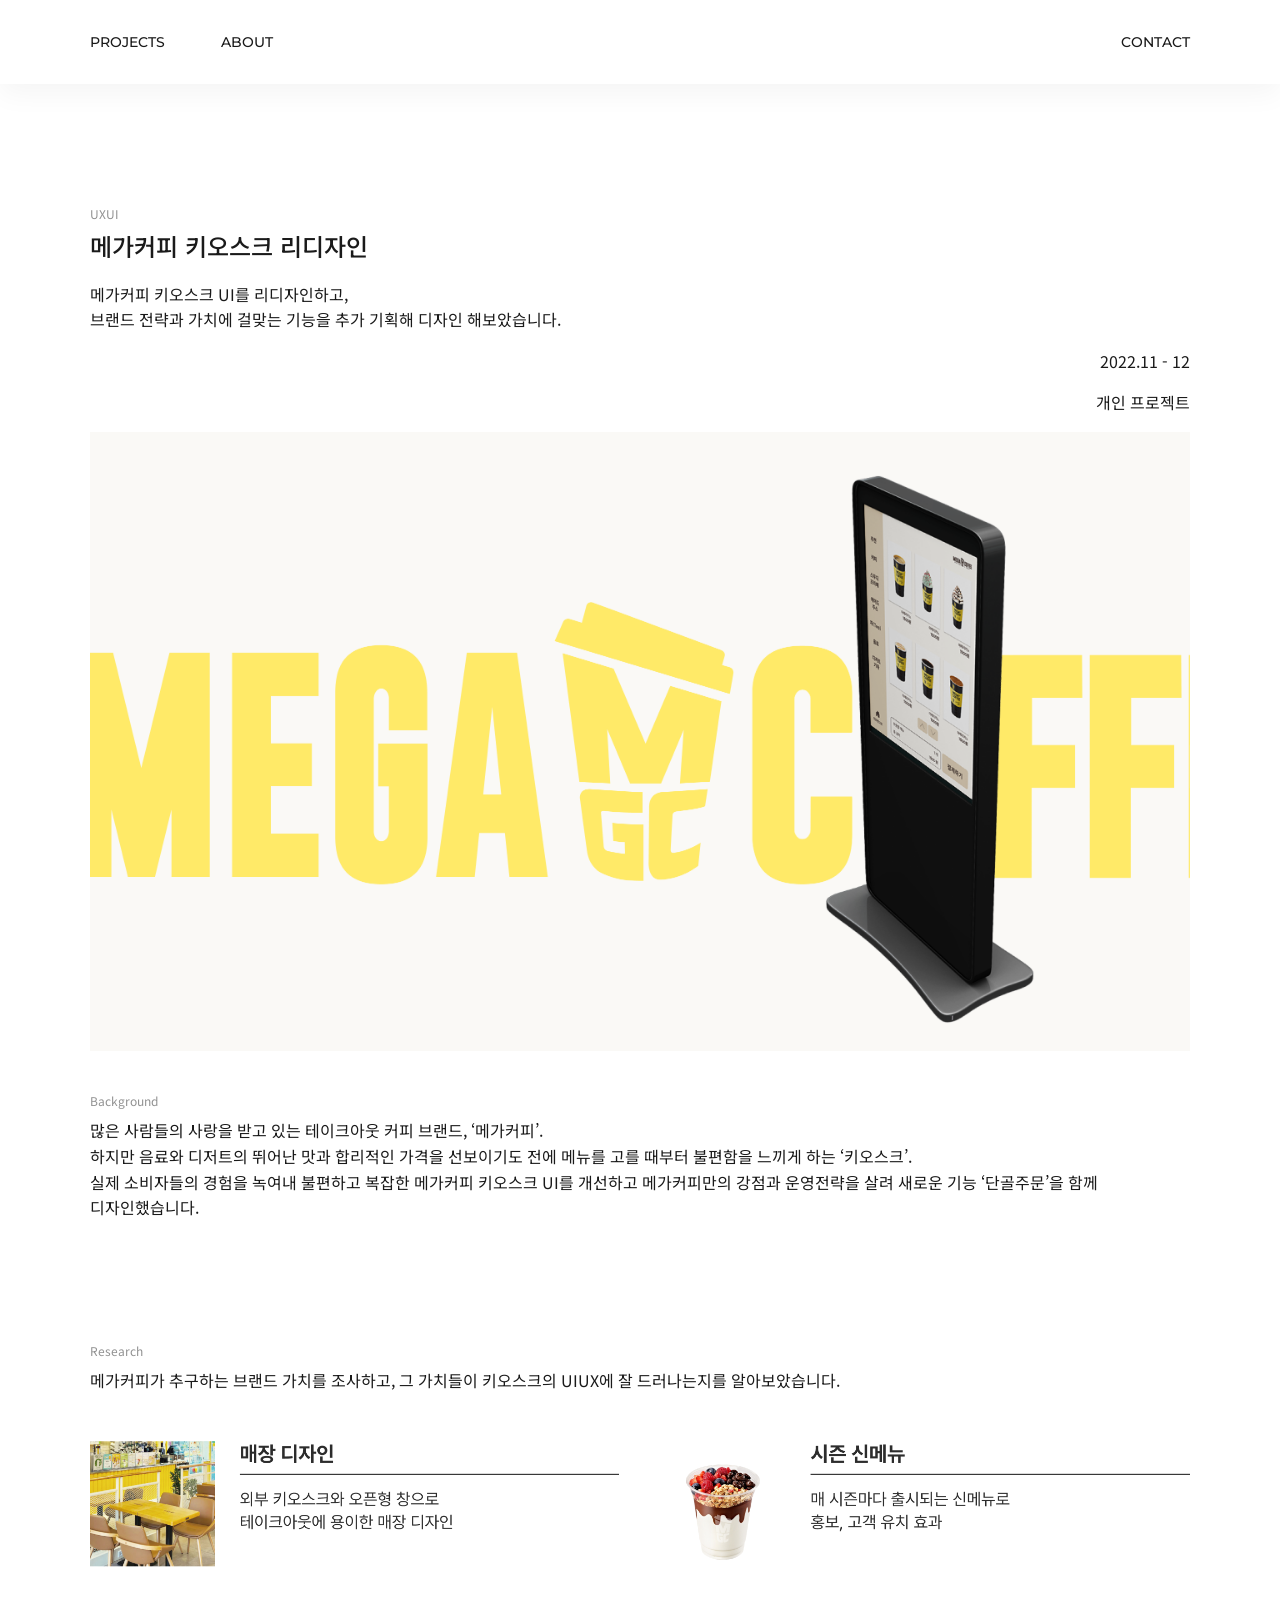
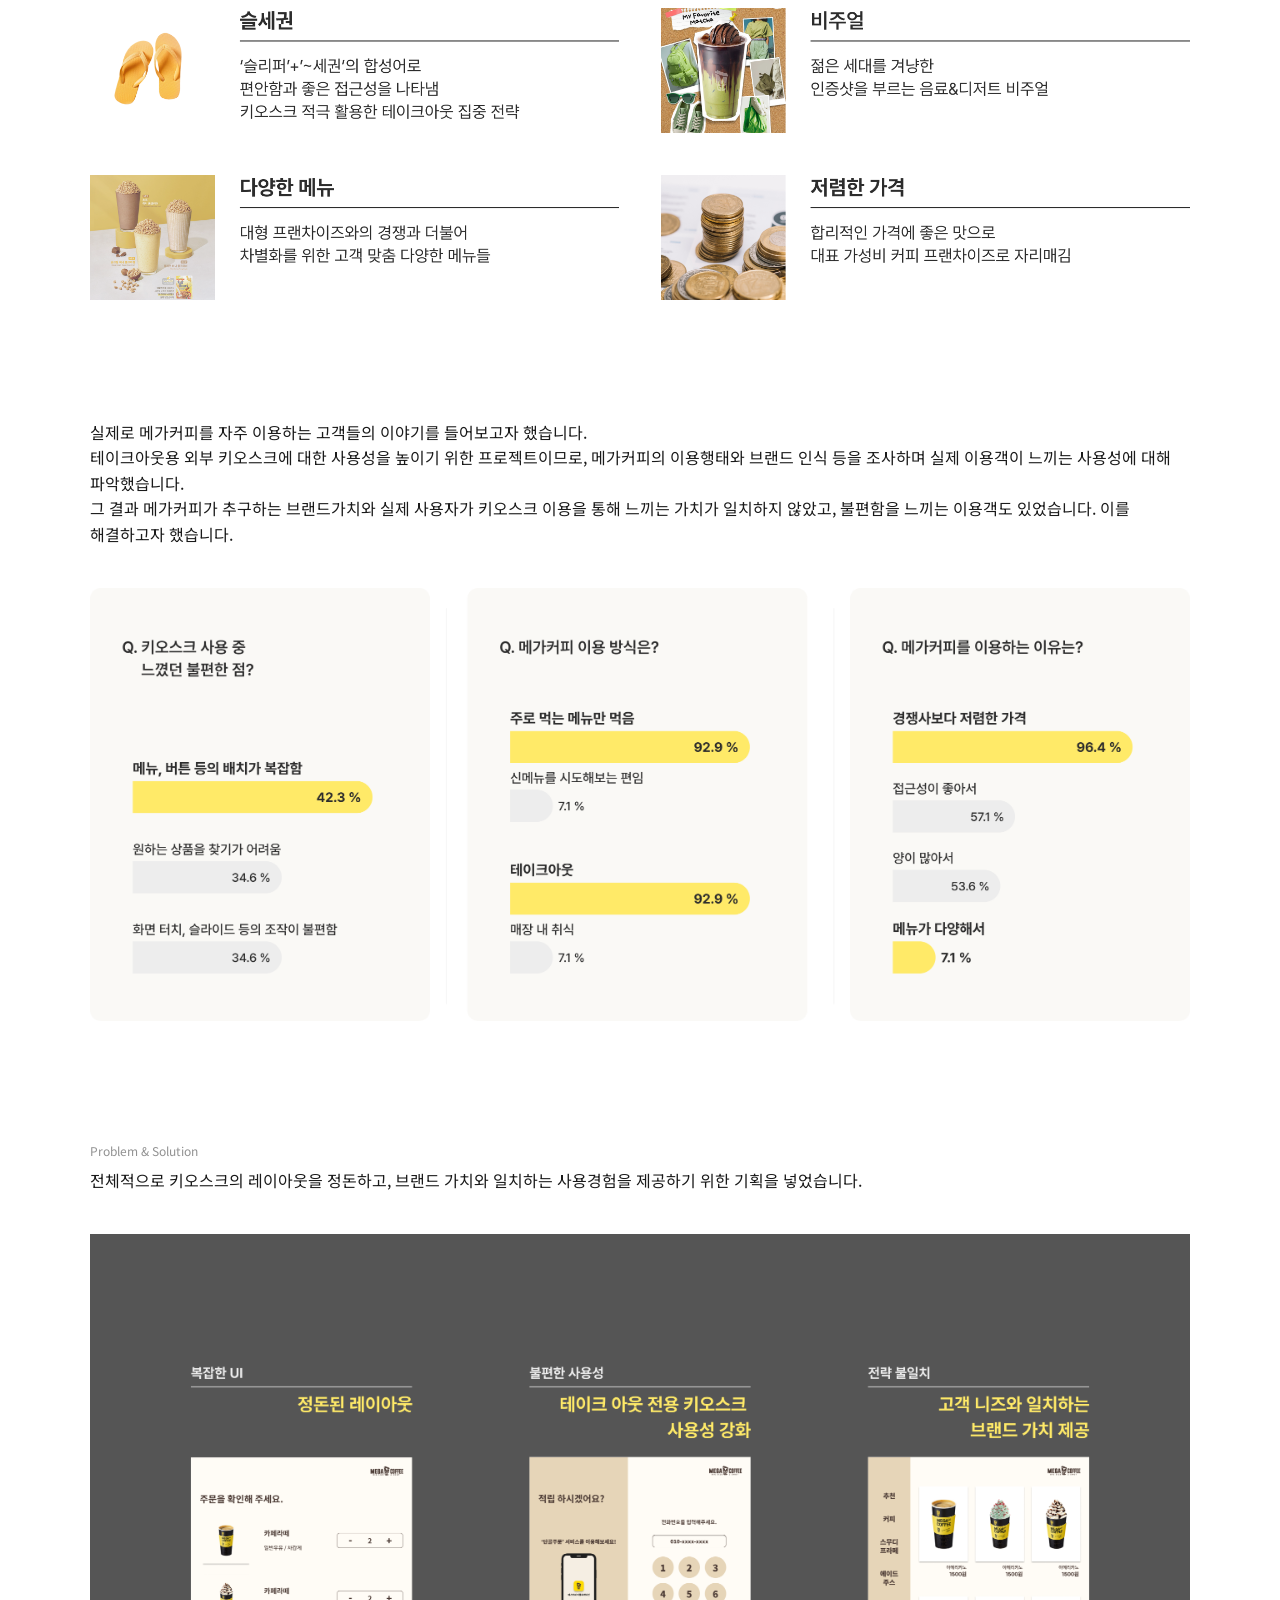
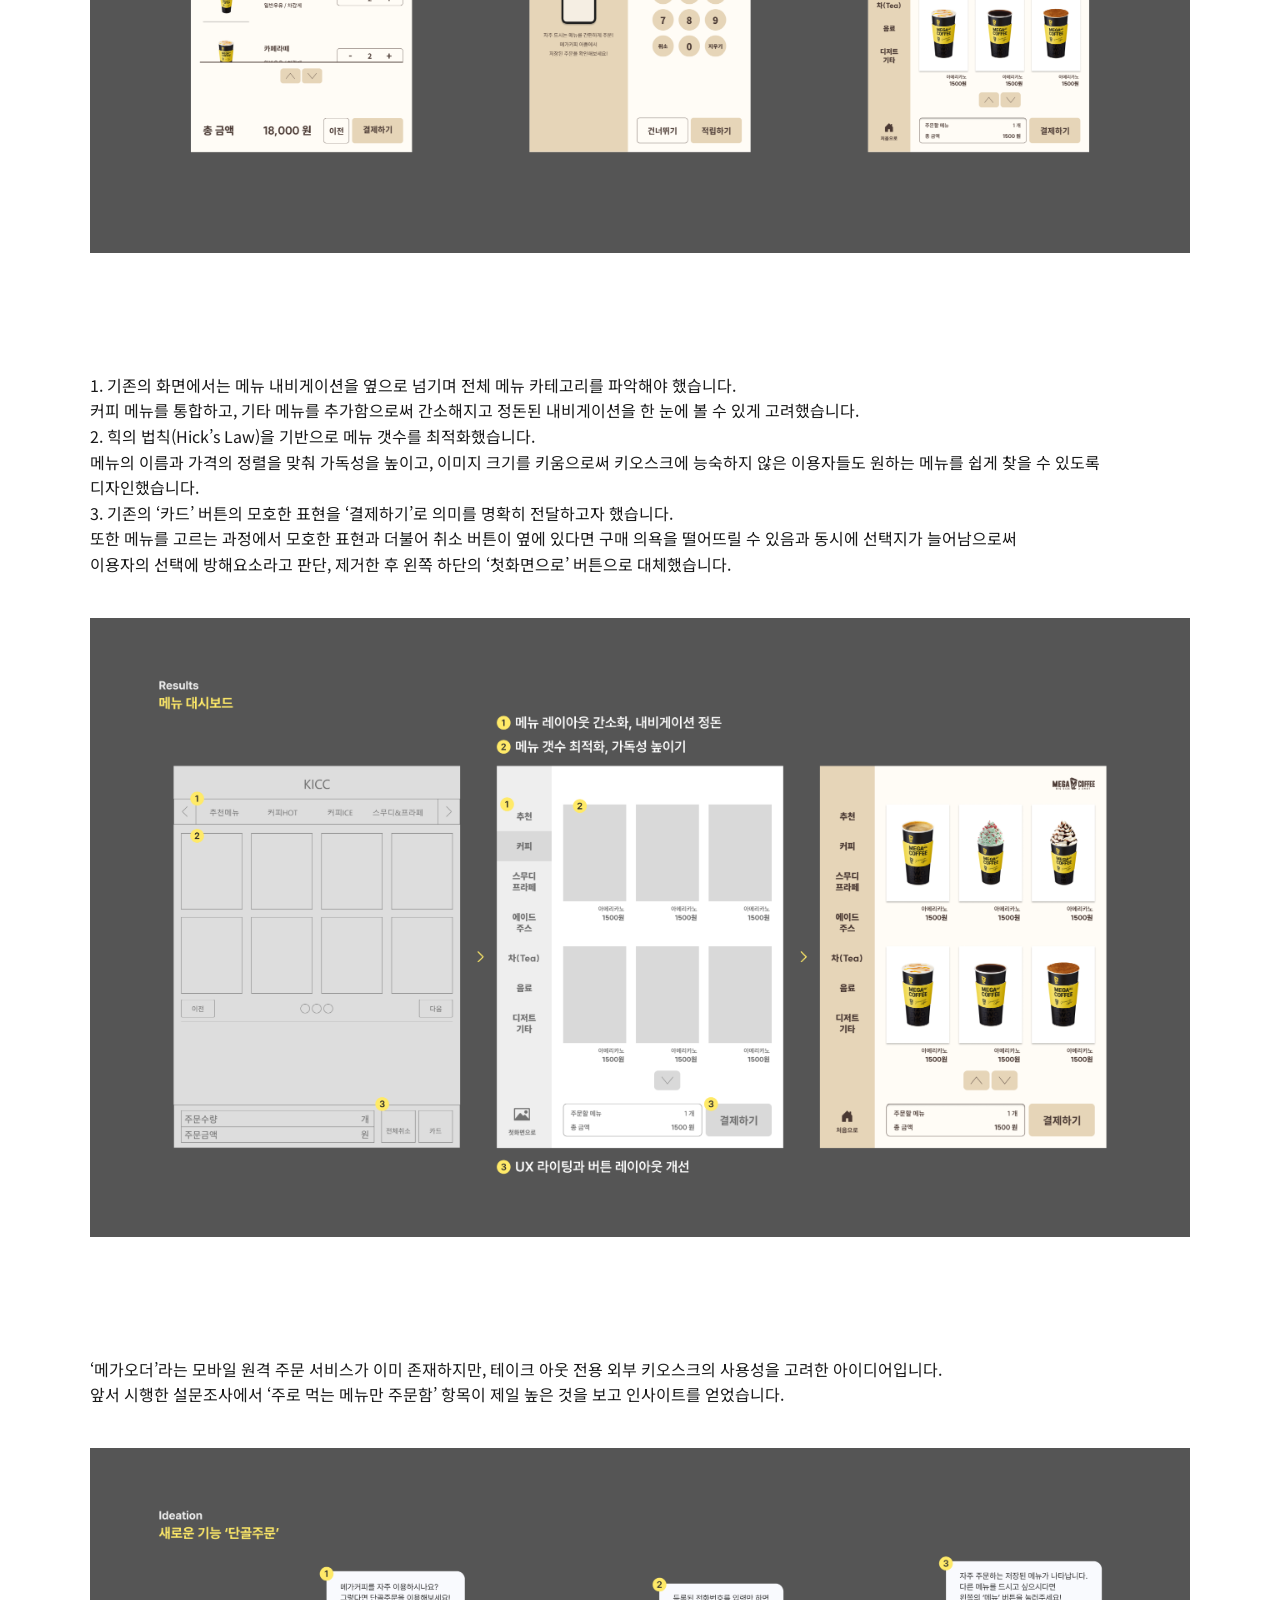
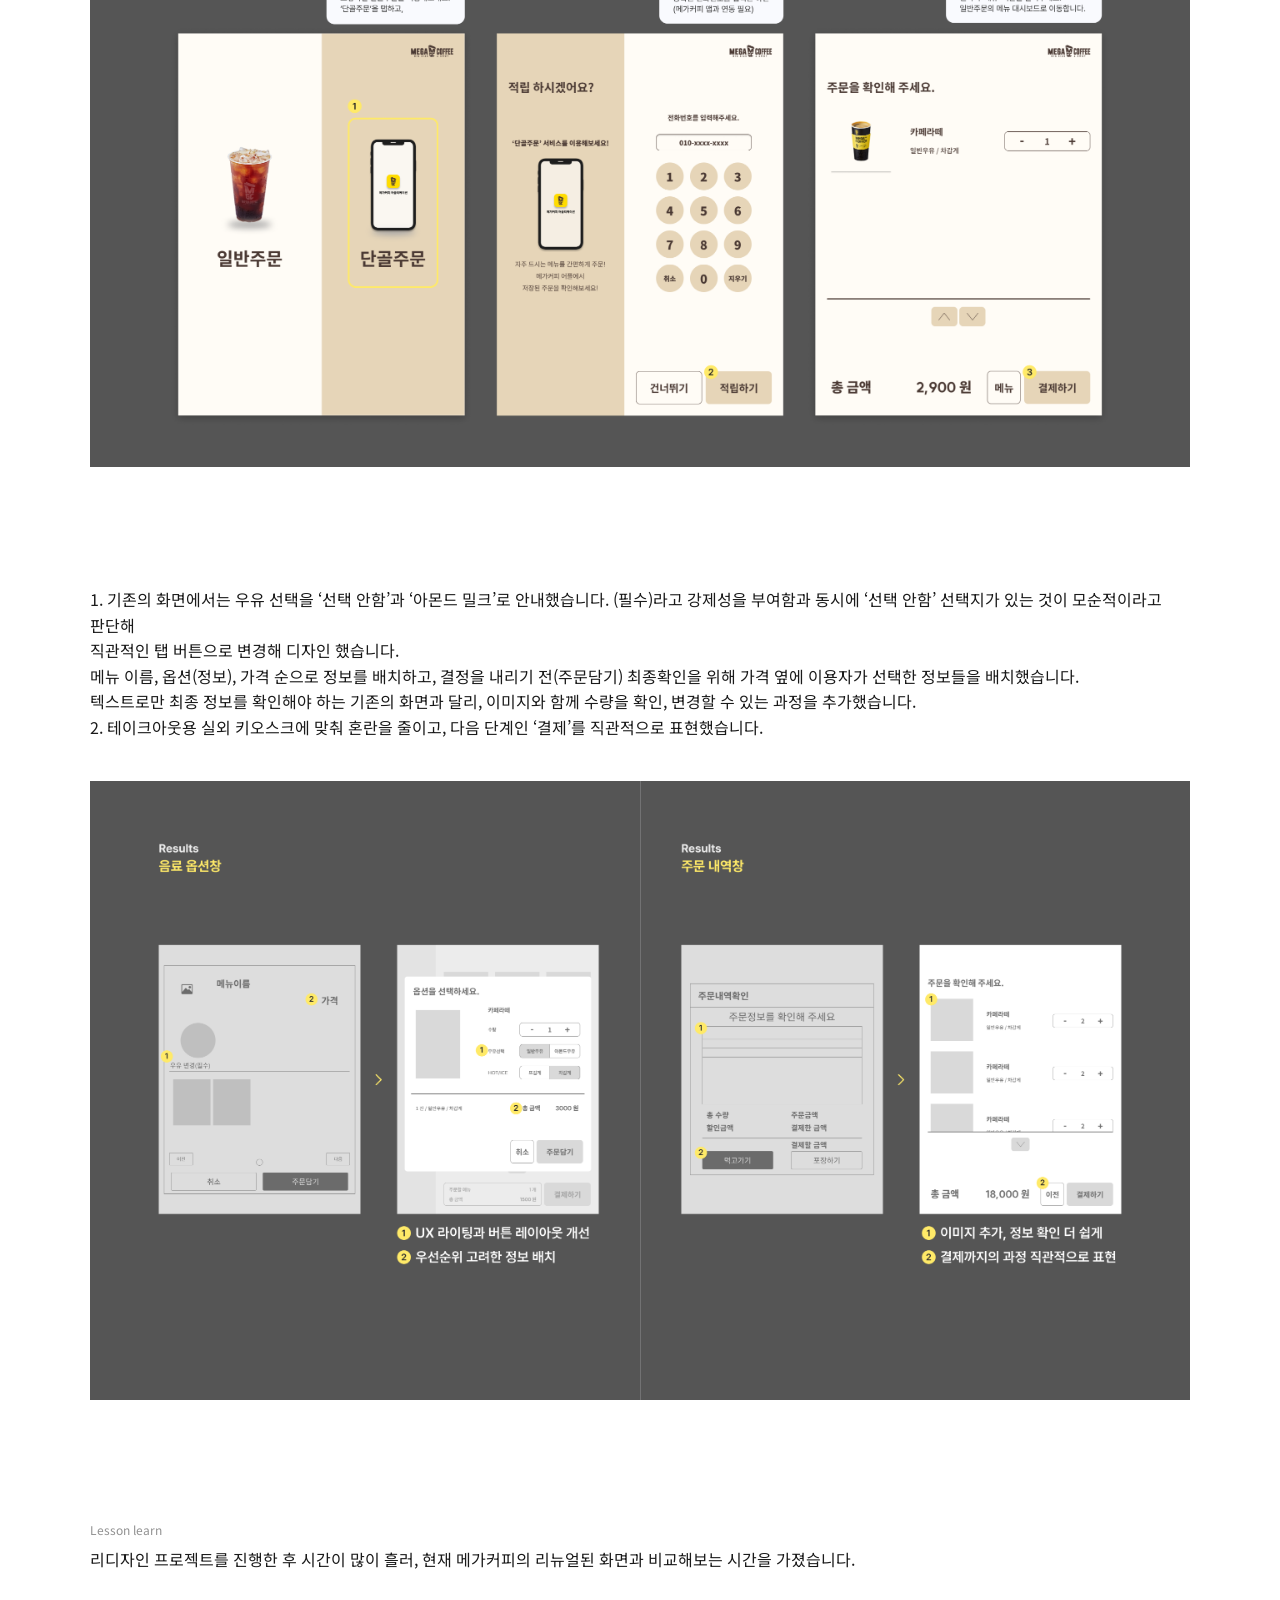
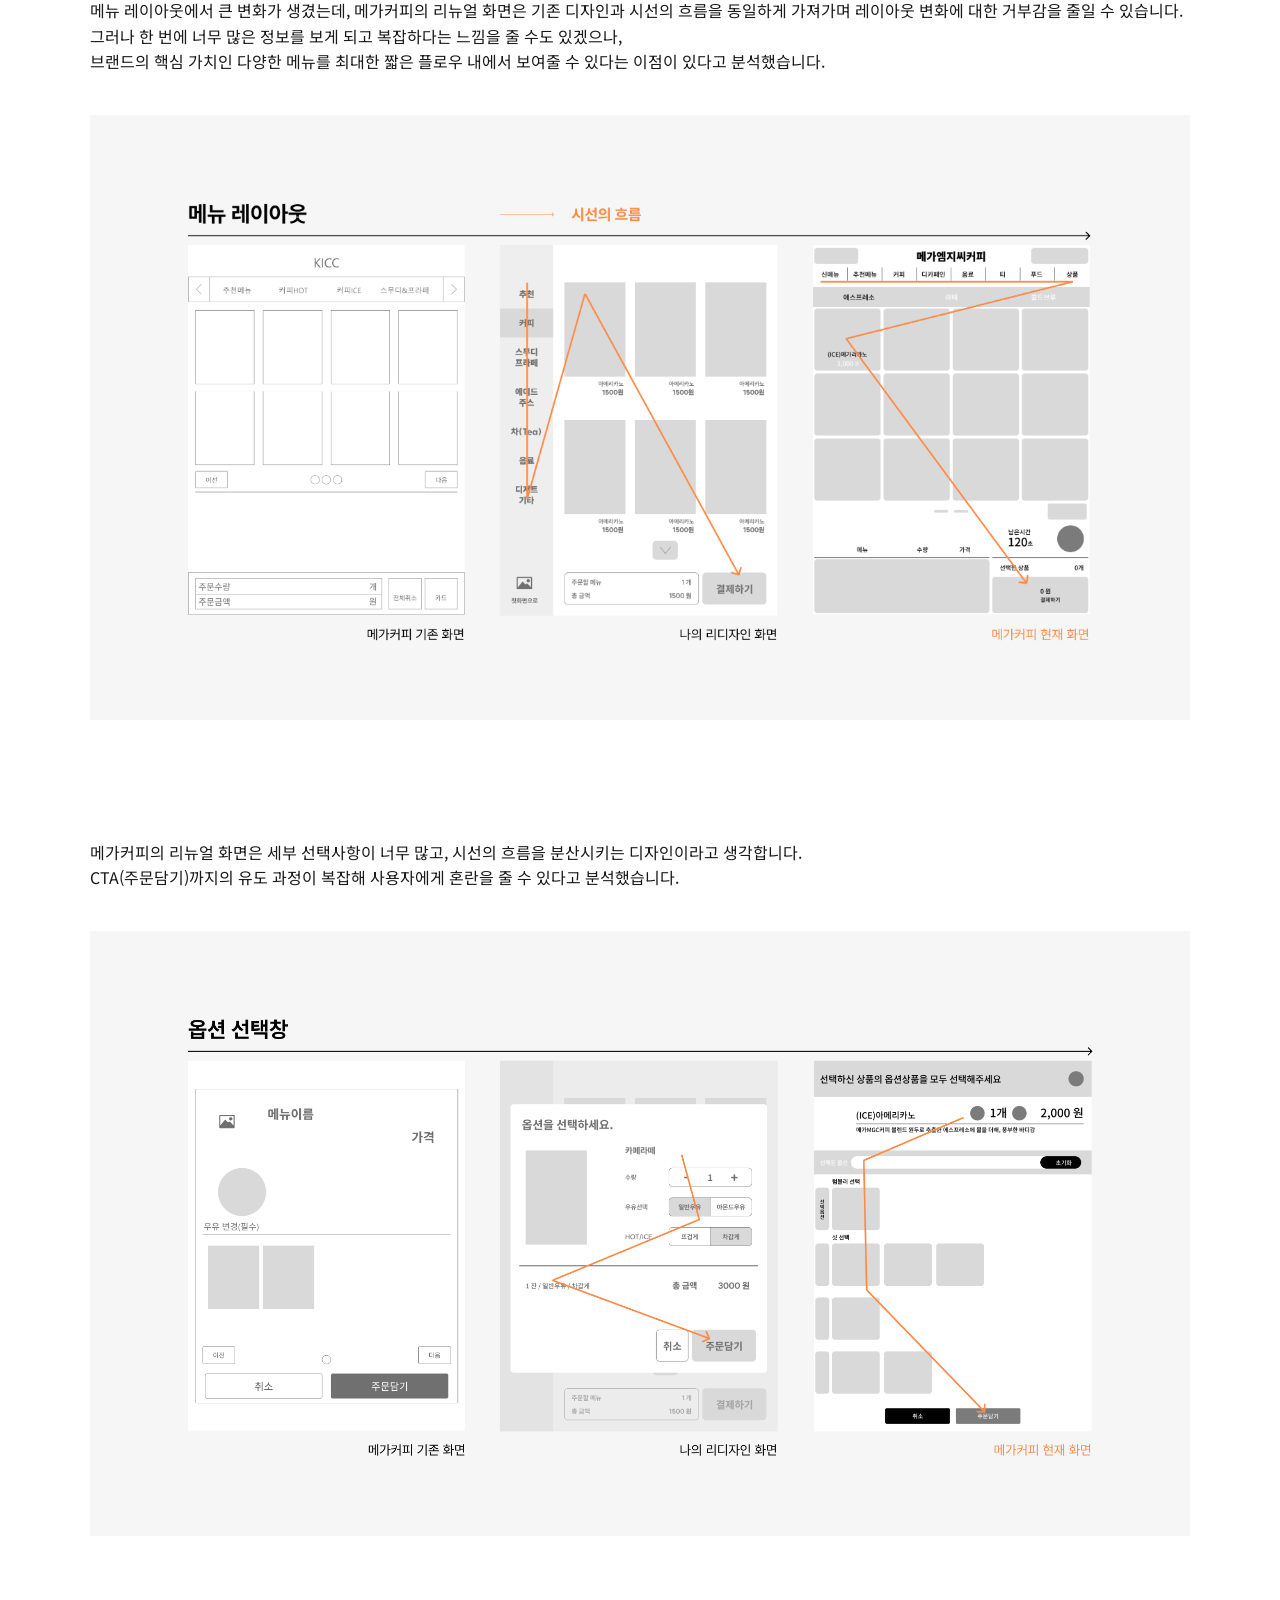
<file: projects/uxui-03.html>
<!doctype html>
<html lang="ko">
<head>
  <meta charset="utf-8">
  <meta name="viewport" content="width=device-width, initial-scale=1">
  <title>메가커피 키오스크 리디자인 — UXUI Portfolio</title>
  <link rel="preconnect" href="https://fonts.googleapis.com">
  <link rel="preconnect" href="https://fonts.gstatic.com" crossorigin>
  <link href="https://fonts.googleapis.com/css2?family=Montserrat:wght@500&family=Noto+Sans+KR:wght@400;500&display=swap" rel="stylesheet">
  <link rel="stylesheet" href="../style.css">
</head>
<body>
  <header class="header">
    <nav class="nav" aria-label="Main navigation">
      <div class="nav-left">
        <a href="../index.html#work">PROJECTS</a>
        <a href="../index.html#about">ABOUT</a>
      </div>
      <a href="../index.html#contact">CONTACT</a>
    </nav>
  </header>

  <main class="pd">
    <!-- 상단 정보 -->
    <header class="pd-head">
      <p class="pd-cat">UXUI</p>
      <h1 class="pd-title">메가커피 키오스크 리디자인</h1>
      <p class="pd-desc">
        메가커피 키오스크 UI를 리디자인하고, <br>
브랜드 전략과 가치에 걸맞는 기능을 추가 기획해 디자인 해보았습니다.
      </p>
      <div class="pd-info">
        <p>2022.11 - 12</p>
        <p>개인 프로젝트</p>
      </div>
    </header>

    <!-- 대표 이미지 -->
    <figure class="pd-img pd-hero">
      <img src="../images/projects/uxui-03/1main.webp" alt="메가커피 대표 이미지" loading="lazy">
    </figure>

    <!-- Background -->
    <section class="pd-sec">
      <h2 class="pd-label">Background</h2>
      <p>많은 사람들의 사랑을 받고 있는 테이크아웃 커피 브랜드, ‘메가커피’. <br>
하지만 음료와 디저트의 뛰어난 맛과 합리적인 가격을 선보이기도 전에 메뉴를 고를 때부터 불편함을 느끼게 하는 ‘키오스크’. <br>
실제 소비자들의 경험을 녹여내 불편하고 복잡한 메가커피 키오스크 UI를 개선하고 메가커피만의 강점과 운영전략을 살려 새로운 기능 ‘단골주문’을 함께 디자인했습니다.  </p>
    </section>

    <!-- Research -->
    <section class="pd-sec">
      <h2 class="pd-label">Research</h2>
      <p>메가커피가 추구하는 브랜드 가치를 조사하고, 그 가치들이 키오스크의 UIUX에 잘 드러나는지를 알아보았습니다.</p>
    </section>
    <figure class="pd-img">
      <img src="../images/projects/uxui-03/2research.webp" alt="리서치 결과" loading="lazy">
    </figure>

    <section class="pd-sec">
      <p>실제로 메가커피를 자주 이용하는 고객들의 이야기를 들어보고자 했습니다.<br>
        테이크아웃용 외부 키오스크에 대한 사용성을 높이기 위한 프로젝트이므로, 메가커피의 이용행태와 브랜드 인식 등을 조사하며 실제 이용객이 느끼는 사용성에 대해 파악했습니다.<br>
그 결과 메가커피가 추구하는 브랜드가치와 실제 사용자가 키오스크 이용을 통해 느끼는 가치가 일치하지 않았고, 불편함을 느끼는 이용객도 있었습니다. 이를 해결하고자 했습니다. </p>
    </section>
    <figure class="pd-img">
      <img src="../images/projects/uxui-03/3research.webp" alt="설문조사" loading="lazy">
    </figure>

    <!-- Problem & Solution -->
    <section class="pd-sec">
      <h2 class="pd-label">Problem &amp; Solution</h2>
      <p>전체적으로 키오스크의 레이아웃을 정돈하고, 브랜드 가치와 일치하는 사용경험을 제공하기 위한 기획을 넣었습니다.</p>
    </section>
    <figure class="pd-img">
      <img src="../images/projects/uxui-03/4solution.webp" alt="문제와 해결" loading="lazy">
    </figure>

    <section class="pd-sec">
      <p>1. 기존의 화면에서는 메뉴 내비게이션을 옆으로 넘기며 전체 메뉴 카테고리를 파악해야 했습니다. <br>커피 메뉴를 통합하고, 기타 메뉴를 추가함으로써 간소해지고 정돈된 내비게이션을 한 눈에 볼 수 있게 고려했습니다.<br>
2. 힉의 법칙(Hick’s Law)을 기반으로 메뉴 갯수를 최적화했습니다. <br>메뉴의 이름과 가격의 정렬을 맞춰 가독성을 높이고, 이미지 크기를 키움으로써 키오스크에 능숙하지 않은 이용자들도 원하는 메뉴를 쉽게 찾을 수 있도록 디자인했습니다.<br>
3. 기존의 ‘카드’ 버튼의 모호한 표현을 ‘결제하기’로 의미를 명확히 전달하고자 했습니다.<br>또한 메뉴를 고르는 과정에서 모호한 표현과 더불어 취소 버튼이 옆에 있다면 구매 의욕을 떨어뜨릴 수 있음과 동시에 선택지가 늘어남으로써 <br>이용자의 선택에 방해요소라고 판단, 제거한 후 왼쪽 하단의 ‘첫화면으로’ 버튼으로 대체했습니다. </p>
    </section>
    <figure class="pd-img">
      <img src="../images/projects/uxui-03/5features.webp" alt="해결" loading="lazy">
    </figure>

    <section class="pd-sec">
      <p> ‘메가오더’라는 모바일 원격 주문 서비스가 이미 존재하지만, 테이크 아웃 전용 외부 키오스크의 사용성을 고려한 아이디어입니다.<br>
앞서 시행한 설문조사에서 ‘주로 먹는 메뉴만 주문함’ 항목이 제일 높은 것을 보고 인사이트를 얻었습니다. </p>
    </section>
    <figure class="pd-img">
      <img src="../images/projects/uxui-03/6features.webp" alt="해결" loading="lazy">
    </figure>

    <section class="pd-sec">
      <p> 1. 기존의 화면에서는 우유 선택을 ‘선택 안함’과 ‘아몬드 밀크’로 안내했습니다. (필수)라고 강제성을 부여함과 동시에 ‘선택 안함’ 선택지가 있는 것이 모순적이라고 판단해 <br>직관적인 탭 버튼으로 변경해 디자인 했습니다.<br>메뉴 이름, 옵션(정보), 가격 순으로 정보를 배치하고, 결정을 내리기 전(주문담기) 최종확인을 위해 가격 옆에 이용자가 선택한 정보들을 배치했습니다.<br>텍스트로만 최종 정보를 확인해야 하는 기존의 화면과 달리, 이미지와 함께 수량을 확인, 변경할 수 있는 과정을 추가했습니다.<br>
2. 테이크아웃용 실외 키오스크에 맞춰 혼란을 줄이고, 다음 단계인 ‘결제’를 직관적으로 표현했습니다. </p>
    </section>
    <figure class="pd-img">
      <img src="../images/projects/uxui-03/7features.webp" alt="해결" loading="lazy">
    </figure>

   

    <!-- Retrospective -->
    <section class="pd-sec">
      <h2 class="pd-label">Lesson learn</h2>
      <p>리디자인 프로젝트를 진행한 후 시간이 많이 흘러, 현재 메가커피의 리뉴얼된 화면과 비교해보는 시간을 가졌습니다.<br><br>
      메뉴 레이아웃에서 큰 변화가 생겼는데, 메가커피의 리뉴얼 화면은 기존 디자인과 시선의 흐름을 동일하게 가져가며 레이아웃 변화에 대한 거부감을 줄일 수 있습니다.<br>그러나 한 번에 너무 많은 정보를 보게 되고 복잡하다는 느낌을 줄 수도 있겠으나,<br>브랜드의 핵심 가치인 다양한 메뉴를 최대한 짧은 플로우 내에서 보여줄 수 있다는 이점이 있다고 분석했습니다.</p>
    </section>
    <figure class="pd-img">
      <img src="../images/projects/uxui-03/8afterthat.webp" alt="이후" loading="lazy">
    </figure>

    <section class="pd-sec">
      <p> 메가커피의 리뉴얼 화면은 세부 선택사항이 너무 많고, 시선의 흐름을 분산시키는 디자인이라고 생각합니다.<br>CTA(주문담기)까지의 유도 과정이 복잡해 사용자에게 혼란을 줄 수 있다고 분석했습니다. </p>
    </section>
    <figure class="pd-img">
      <img src="../images/projects/uxui-03/9afterthat.webp" alt="해결" loading="lazy">
    </figure>
  </main>
</body>
</html>
</file>
<file: style.css>
@charset "UTF-8";
:root {
  --paper: #f7f6f2;
  --ink: #20201e;
  --muted: #77766f;
  --line: #d9d7cf;
  --serif: Georgia, "Times New Roman", serif;
  --sans: "DM Sans", "Noto Sans KR", Arial, sans-serif;
  --mono: "DM Mono", monospace;
  --wrap: min(1320px, 100% - 14vw);   /* 본문 폭: 최대 1320px, 좁은 화면에선 좌우 7vw 여백 */
}
* { box-sizing: border-box; }
html { scroll-behavior: smooth; scroll-padding-top: 84px; }

body {
  margin: 0;
  background: #fff;
  color: #1a1a1a;
  font-family: "Noto Sans KR", "Noto Sans", sans-serif;
  font-size: 16px;
  font-weight: 400;
  line-height: 1.6;
  -webkit-font-smoothing: antialiased;
  overflow-x: clip;
}

img { max-width: 100%; height: auto; }
a { color: inherit; text-decoration: none; }

/* ---------- 고정 상단 메뉴 ---------- */
.header {
  position: fixed;
  top: 0; left: 0; right: 0;
  z-index: 10;
  background: #fff;
  box-shadow: 0 10px 28px rgba(0, 0, 0, .045);
}
.nav {
  height: 84px;
  width: var(--wrap);
  margin: 0 auto;
  display: flex;
  align-items: center;
  justify-content: space-between;
}
.nav-left { display: flex; gap: 56px; }
.nav a {
  font-family: "Montserrat", sans-serif;
  font-size: 14px;
  font-weight: 500;
  line-height: 1.6;
  letter-spacing: 0;
  transition: opacity .2s;
}
.nav a:hover { opacity: .45; }

/* ---------- 작업물 영역 ---------- */
.work {
  width: var(--wrap);
  margin: 0 auto;
  min-height: 100vh;
  padding: calc(84px + 17vh) 0 12vh;
}

/* 탭 */
.filters {
  display: flex;
  justify-content: left;
  gap: 48px;
  margin-bottom: 38px;
}
.filters button {
  appearance: none;
  background: none;
  border: 0;
  padding: 0;
  font: 500 14px/1 "DM Sans", "Noto Sans KR", Arial, sans-serif;
  letter-spacing: .04em;
  color: #1a1a1a;
  opacity: .38;               /* 기본은 옅게 */
  cursor: pointer;
  transition: opacity .2s;
}
.filters button:hover { opacity: .7; }
.filters button.is-on,
.filters button.is-on:hover { opacity: 1; }   /* 선택된 탭만 진하게 */

/* 3열 그리드 */
.grid {
  display: grid;
  grid-template-columns: repeat(3, minmax(0, 1fr));
  gap: 20px;
}
.card {
  position: relative;
  display: block;
  aspect-ratio: 1.04 / 1;
  background: none;
  overflow: hidden;
}
.card[hidden] { display: none; }

.card img {
  width: 100%;
  height: 100%;
  display: block;
  object-fit: cover;
  transition: transform .6s cubic-bezier(.2, .65, .3, 1);
}

/* 호버 오버레이 */
.card-info {
  position: absolute;
  inset: 0;
  padding: 28px;
  display: flex;
  flex-direction: column;
  justify-content: flex-end;      /* 글을 아래쪽에 배치 */
  background: rgba(214, 112, 52, .92);   /* 오버레이 색: 원하는 색으로 변경 */
  color: #fff;
  opacity: 0;
  transition: opacity .35s ease;
  justify-content: flex-start;   /* flex-end → flex-start: 위에서부터 쌓임 */
}
.card-title {
  margin: 0 0 4px;
  font-size: 18px;
  font-weight: 500;
  line-height: 1.6;
}
.card-desc {
  margin: 0 0 20px;
  font-size: 14px;
  font-weight: 400;
  line-height: 1.6;
  opacity: .85;
  display: -webkit-box;
  -webkit-line-clamp: 3;          /* 최대 2줄, 숫자 조절 */
  line-clamp: 3;
  -webkit-box-orient: vertical;
  overflow: hidden;
}
.card-more {
  font-size: 14px;
  line-height: 1.6;
  margin-top: auto;              /* "자세히 보기"는 항상 맨 아래 */
}

/* 글이 아래에서 살짝 올라오는 효과 */
.card-info > * {
  transform: translateY(10px);
  transition: transform .4s ease;
}

.card:hover .card-info,
.card:focus-visible .card-info { opacity: 1; }
.card:hover .card-info > *,
.card:focus-visible .card-info > * { transform: none; }
.card.fit img { object-fit: contain; }
.card.fade { animation: fade .45s ease; }
@keyframes fade {
  from { opacity: 0; transform: translateY(8px); }
  to   { opacity: 1; transform: none; }
}

/* ---------- ABOUT / CONTACT ---------- */
.panel {
  width: var(--wrap);
  margin: 0 auto;
  padding: 12vh 0 10vh;
  border-top: 1px solid #efefef;
}
.kicker {
  margin: 0 0 22px;
  font-size: 12px;
  font-weight: 500;
  letter-spacing: .16em;
}
.panel p:not(.kicker) {
  max-width: 460px;
  margin: 0;
  font-size: 15px;
  line-height: 1.75;
}
.mail { font-size: 12px; font-weight: 500; letter-spacing: .14em; transition: opacity .2s; }
.mail:hover { opacity: .45; }

/* ---------- 반응형 ---------- */
@media (max-width: 1000px) {
  .nav, .work, .panel { padding-left: 7vw; padding-right: 7vw; }
  .grid { grid-template-columns: repeat(2, minmax(0, 1fr)); }
}
@media (max-width: 600px) {
  html { scroll-padding-top: 64px; }
  
  .nav { height: 64px; padding: 0 24px; }
  .nav-left { gap: 22px; }
  .nav a { font-size: 11px; }
  .work { padding: 120px 24px 56px; min-height: 0; }
  .filters { gap: 20px; margin-bottom: 22px; }
  .grid { grid-template-columns: 1fr; gap: 12px; }
  .panel { padding: 64px 24px; }
}
@media (hover: none) {
  .card-info { display: none; }
}
/* ---------- 상세페이지 (피그마 1920px 기준) ---------- */
.pd {
  width: var(--wrap);
  margin: 0 auto;
  padding: calc(84px + 120px) 0 120px;   /* 내비 ↔ 본문 120px */
}

/* 기본 간격: 모든 블록 사이 120px (소제목 ↔ 다음 섹션, 이미지 ↔ 다음 섹션 등) */
.pd > * + * { margin-top: 120px; }

/* 상단 정보 */
.pd-cat   { margin: 0 0 4px;  font-size: 12px; font-weight: 400; color: #919191; }
.pd-title { margin: 0 0 16px; font-size: 24px; font-weight: 500; }
.pd-desc  { margin: 0; font-size: 16px; font-weight: 400; word-break: keep-all; }
.pd-info  { margin: 0; text-align: right; font-size: 16px; }
.pd-info p { margin: 16px 0 0; }

/* 텍스트 섹션 */
.pd-label { margin: 0 0 8px; font-size: 12px; font-weight: 400; color: #919191; }
.pd-sec p { margin: 0; font-size: 16px; font-weight: 400; word-break: keep-all; }

/* 이미지: 원본 크기 그대로, 가운데 정렬, 1320px보다 크면 줄임 */
.pd-img { margin: 0; }
.pd-img img {
  display: block;
  width: auto;
  max-width: 100%;
  height: auto;
  margin: 0 auto;
}
.pd-img.is-full img { width: 100%; }   /* 1320px로 꽉 채우고 싶은 이미지에만 추가 */

.pd-img.w-860 {
  display: flex;
  justify-content: center;
}
.pd-img.w-860 img {
  width: min(860px, 100%);
  height: auto;
  margin: 0;
}
.pd-img.w-880  img { width: min(880px, 100%); }
.pd-img.w-1000 img { width: min(1000px, 100%); }
.pd-img.w-1200 img { width: min(1200px, 100%); }

.pd-row {
  display: grid;
  grid-template-columns: 1fr 1fr;
  gap: 20px;
}

/* 예외 간격 (우선순위를 높여서 기본 120px을 덮어씀) */
.pd > .pd-info + .pd-img,
.pd > .pd-hero { margin-top: 16px; }             /* 정보 ↔ 메인 이미지 16px */
.pd > .pd-hero + .pd-sec { margin-top: 40px; }   /* 메인 이미지 ↔ 첫 소제목 40px */
.pd > .pd-sec + .pd-img,
.pd > .pd-sec + .pd-row { margin-top: 40px; }    /* 줄글 ↔ 이미지 40px */
.pd > .pd-img + .pd-img,
.pd > .pd-img + .pd-row,
.pd > .pd-row + .pd-img { margin-top: 40px; }    /* 이미지 ↔ 이미지 40px */
.pd > .pd-info + .pd-stack,
.pd > .pd-head + .pd-stack { margin-top: 16px; }

/* 비교 레이아웃: 왼쪽 | 화살표 | 오른쪽 */
.pd-compare {
  display: grid;
  grid-template-columns: 1fr auto 2fr;   /* 왼쪽 : 화살표 : 오른쪽 */
  column-gap: 40px;
  align-items: start;
}

.pd-col > * { margin: 0; }
.pd-col > * + * { margin-top: 40px; }       /* 이미지 ↔ 글 40px */

/* 오른쪽 사진 2장 가로 배치 */
.pd-pair {
  display: grid;
  grid-template-columns: 1fr 1fr;
  gap: 20px;
}

/* 사진: 같은 비율로 통일 */
.pd-compare .pd-img img {
  display: block;
  width: 100%;
  height: auto;
  aspect-ratio: 4 / 3;
  object-fit: cover;
}

.pd-compare .pd-col > .pd-list { margin-top: 24px; }

/* 화살표: 사진 높이의 가운데쯤 */
.pd-arrow {
  align-self: start;
  margin-top: 8vw;        /* 사진 중앙에 오도록 조절 */
  font-size: 24px;
  line-height: 1;
}

.pd-list {
  margin: 0;
  padding-left: 1.2em;
  font-size: 16px;
  word-break: keep-all;
}

/* 앞 요소와의 간격 40px */
.pd > .pd-sec + .pd-compare,
.pd > .pd-img + .pd-compare { margin-top: 40px; }

.pd-stack { display: flex; flex-direction: column; gap: 0; }
.pd-stack .pd-img { margin: 0; line-height: 0; }
.pd-stack .pd-img + .pd-img { margin-top: -1px; }   /* 1px 겹쳐서 틈 제거 */
.pd-stack .pd-img img { display: block; }
.pd-stack .pd-img:not([class*="w-"]) img { width: 100%; }
.pd > .pd-sec + .pd-stack { margin-top: 40px; }

@media (max-width: 1000px) {
  .pd > .pd-sec + .pd-compare,
  .pd > .pd-img + .pd-compare { margin-top: 40px; }
}
@media (max-width: 600px) {
  .pd-compare { grid-template-columns: 1fr; row-gap: 24px; }
  .pd-arrow { margin-top: 0; transform: rotate(90deg); justify-self: center; }
  .pd > .pd-sec + .pd-compare { margin-top: 24px; }
}


/* ---------- 반응형 ---------- */
@media (max-width: 1000px) {
  .pd > * + * { margin-top: 80px; }
  .pd > .pd-hero { margin-top: 16px; }
  .pd > .pd-hero + .pd-sec,
  .pd > .pd-sec + .pd-img,
  .pd > .pd-sec + .pd-row { margin-top: 40px; }
  .pd > .pd-img + .pd-img,
  .pd > .pd-img + .pd-row,
  .pd > .pd-row + .pd-img { margin-top: 40px; }
}
@media (max-width: 600px) {
  .pd { padding: calc(64px + 56px) 0 80px; }
  .pd > * + * { margin-top: 56px; }
  .pd > .pd-hero { margin-top: 16px; }
  .pd > .pd-hero + .pd-sec,
  .pd > .pd-sec + .pd-img,
  .pd > .pd-sec + .pd-row { margin-top: 24px; }
  .pd-desc, .pd-info, .pd-sec p { font-size: 14px; }
  .pd-info { text-align: left; }
  .pd-row { grid-template-columns: 1fr; gap: 12px; }
  .pd > .pd-img + .pd-img,
  .pd > .pd-img + .pd-row,
  .pd > .pd-row + .pd-img { margin-top: 24px; }
}

/* ---------- ABOUT (이력서 형식) ---------- */
.resume { padding: 120px 0; border-top: 1px solid #efefef; }
.resume-inner { width: var(--wrap); margin: 0 auto; }

/* 상단 */
.resume-head {
  display: flex;
  align-items: center;
  gap: 32px;
  padding-bottom: 56px;
  border-bottom: 1px solid #e5e5e5;
}
.resume-photo {
  flex: none;
  width: 120px;
  height: 120px;
  border-radius: 16px;
  object-fit: cover;
  background: #d9d9d9;
}
.resume-name { margin: 0 0 4px; font-size: 24px; font-weight: 500; line-height: 1.6; }
.resume-sub  { margin: 0; font-size: 16px; line-height: 1.6; color: #77766f; }

/* 본문 2열 */
.resume-body {
  display: grid;
  grid-template-columns: 300px 1fr;
  gap: 80px;
  padding-top: 64px;
}

/* 소제목 */
.r-label {
  display: flex;
  align-items: center;
  gap: 10px;
  margin: 0 0 24px;
  font-size: 14px;
  font-weight: 500;
  line-height: 1.6;
  letter-spacing: .08em;
}
.r-label::before {
  content: "";
  width: 7px; height: 7px;
  border: 1.5px solid #1a1a1a;
  border-radius: 50%;
}

/* 왼쪽 열 */
.resume-side p, .resume-side li { font-size: 16px; line-height: 1.6; }
.r-info { margin: 0 0 56px; padding: 0; list-style: none; }
.r-info li + li { margin-top: 12px; }

.r-tools { display: flex; gap: 16px; }
.r-tools img { width: 56px; height: 56px; border-radius: 14px; }

/* 오른쪽 열: 세로 타임라인 */
.r-sec { margin-bottom: 64px; }
.r-sec:last-child { margin-bottom: 0; }
.r-sec .r-label { padding-left: 0; }

.r-list {
  position: relative;
  padding-left: 40px;
}
.r-list::before {                 /* 세로선 */
  content: "";
  position: absolute;
  left: 4px; top: 10px; bottom: 6px;
  width: 1px;
  background: #1a1a1a;
}
.r-item { position: relative; }
.r-item + .r-item { margin-top: 32px; }
.r-item::before {                 /* 항목 점 */
  content: "";
  position: absolute;
  left: -40px; top: 9px;
  width: 9px; height: 9px;
  border: 1.5px solid #1a1a1a;
  border-radius: 50%;
  background: #fff;
}
.r-item p { margin: 0; font-size: 16px; line-height: 1.6; word-break: keep-all; }
.r-title { font-weight: 500; }
.r-date { color: #919191; }
.r-title + p:not(.r-date), .r-date + p { margin-top: 8px; }

/* 반응형 */
@media (max-width: 1000px) {
  .resume-body { grid-template-columns: 1fr; gap: 56px; }
}
@media (max-width: 600px) {
  .resume { padding: 72px 0; }
  .resume-head { gap: 20px; padding-bottom: 36px; }
  .resume-photo { width: 88px; height: 88px; }
  .resume-name { font-size: 20px; }
  .resume-sub, .r-item p, .resume-side li { font-size: 14px; }
  .resume-body { padding-top: 40px; }
}

/* Skills / Languages 막대 */
.r-bars { margin: 0 0 56px; padding: 0; list-style: none; }
.r-bars li {
  position: relative;
  padding-bottom: 10px;
  margin-bottom: 20px;
  font-size: 16px;
  line-height: 1.6;
}
.r-bars li::before,
.r-bars li::after {
  content: "";
  position: absolute;
  left: 0; bottom: 0;
  height: 3px;
}
.r-bars li::before {              /* 전체 길이(옅은 막대) */
  width: 100%;
  background: #d5d9e4;
}
.r-bars li::after {               /* 채워진 길이(진한 막대) */
  width: var(--lv, 50%);
  background: #1a1a1a;
}
.r-bars li:last-child { margin-bottom: 0; }

/* Skills: 회색 설명 + 진한 키워드 */
.r-skills { margin: 0 0 56px; padding: 0; list-style: none; }
.r-skills li + li { margin-top: 28px; }

.r-skill-desc {
  display: block;
  font-size: 14px;
  font-weight: 400;
  line-height: 1.6;
  color: #919191;
  word-break: keep-all;
}
.r-skill-key {
  display: block;
  margin-top: 2px;
  font-size: 18px;
  font-weight: 500;
  line-height: 1.6;
  color: #1a1a1a;
}
.r-tools { align-items: center; }
.r-plus {
  font-size: 18px;
  line-height: 1;
  color: #919191;
}

.contact-list {
  display: flex;
  flex-direction: column;
  align-items: flex-start;
  gap: 16px;
  position: relative;
}
.copy-mail {
  appearance: none;
  background: none;
  border: 0;
  padding: 0;
  cursor: pointer;
  color: inherit;
  font-family: inherit;
  text-align: left;
}

/* 복사 안내 */
.copy-toast {
  position: absolute;
  top: 0;
  left: 260px;               /* 이메일 글자 오른쪽쯤, 필요하면 조절 */
  font-size: 12px;
  line-height: 1.6;
  color: #919191;
  opacity: 0;
  transform: translateY(4px);
  transition: opacity .25s ease, transform .25s ease;
  pointer-events: none;
}
.copy-toast.is-show { opacity: 1; transform: none; }

@media (max-width: 600px) {
  .pd-compare {
    grid-template-columns: 1fr auto 2fr;
    grid-template-areas:
      "a b d"
      "c c c"
      "e e e";
    column-gap: 10px;
    row-gap: 24px;
    align-items: center;
  }
  .pd-compare .pd-col { display: contents; }   /* 열 래퍼를 풀어서 각 요소를 직접 배치 */

  .pd-compare .pd-col:first-child > .pd-img  { grid-area: a; }
  .pd-compare > .pd-arrow                    { grid-area: b; }
  .pd-compare .pd-col:last-child > .pd-pair  { grid-area: d; gap: 10px; }
  .pd-compare .pd-col:first-child > .pd-list { grid-area: c; }
  .pd-compare .pd-col:last-child > .pd-list  { grid-area: e; }

  .pd-compare .pd-col > * { margin-top: 0; }
  .pd-compare .pd-col > .pd-list { margin-top: 0; font-size: 14px; }

  .pd-arrow { margin-top: 0; transform: none; font-size: 16px; }   /* → 유지 */
}
</file>
